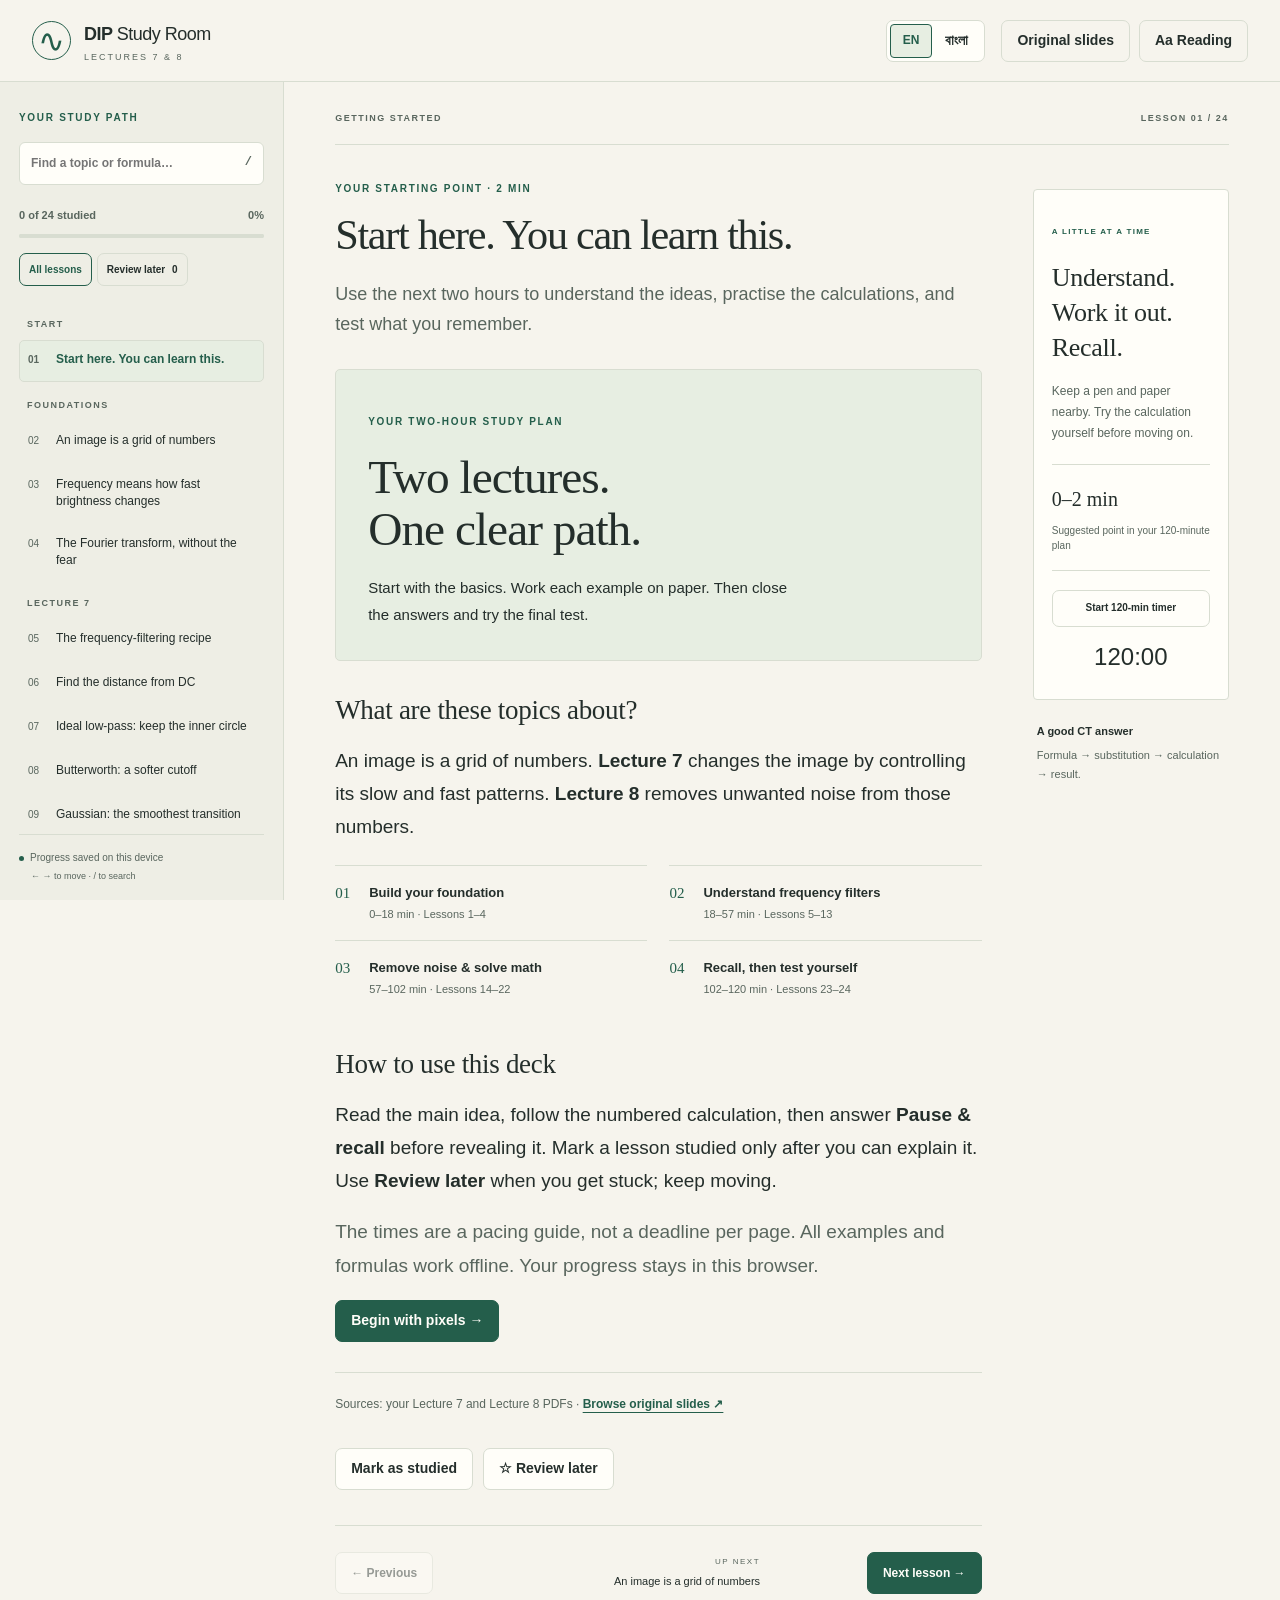
<file: index.html>
<!DOCTYPE html>
<html lang="en" data-theme="paper">
<head>
<meta charset="utf-8">
<meta name="viewport" content="width=device-width, initial-scale=1">
<meta name="theme-color" content="#f6f4ed">
<meta name="description" content="A beginner-friendly two-hour study path for Digital Image Processing: frequency filters, image restoration, worked calculations and a self-test.">
<title>DIP Study Room · Lectures 7 & 8</title>
<style>:root{--bg:#f6f4ed;--surface:#fffef9;--rail:#eeeee5;--text:#242e2b;--muted:#59665e;--border:#d8ddd1;--accent:#245e4b;--tint:#e7eee2;--example:#edf1e8;--warning:#766027;--warn-bg:#f4efdf;--plot:#aa6851;--size:19px;color-scheme:light}
[data-theme=light]{--bg:#f5f7f7;--surface:#fff;--rail:#edf1f1;--text:#202e2d;--muted:#526462;--border:#d5dfdd;--accent:#1c5c4c;--tint:#e4eee9;--example:#edf3f0;--warn-bg:#f5f0df}
[data-theme=dark]{--bg:#1c2422;--surface:#232e2a;--rail:#19211e;--text:#e4e9df;--muted:#b1bfb5;--border:#42554b;--accent:#acd4b9;--tint:#334c3f;--example:#29392f;--warning:#e2c98e;--warn-bg:#383425;--plot:#e5a48d;color-scheme:dark}
*{box-sizing:border-box}body{margin:0;background:var(--bg);color:var(--text);font:var(--size)/1.75 'Segoe UI',Arial,sans-serif}button,input,select{font:inherit}button,a,input,select,summary{-webkit-tap-highlight-color:transparent}button,select,summary{cursor:pointer}button{border:1px solid var(--border);border-radius:7px;background:var(--surface);color:var(--text);padding:9px 15px;line-height:1.4;font-size:14px;font-weight:600;min-height:42px}button:hover{border-color:var(--accent);background:var(--tint)}button:disabled{opacity:.45;cursor:default}button[aria-pressed=true]{background:var(--tint);border-color:var(--accent);color:var(--accent)}a{color:var(--accent);text-underline-offset:4px}a:hover{text-decoration-thickness:2px}:focus-visible{outline:3px solid var(--accent);outline-offset:4px}.primary{background:var(--accent);color:var(--surface);border-color:var(--accent)}.primary:hover{background:var(--accent);color:var(--surface);filter:brightness(1.08)}h1,h2,h3,p,figure{margin:0}p{margin:0 0 18px}h1{font:400 clamp(32px,3.3vw,49px)/1.13 Georgia,'Times New Roman',serif;letter-spacing:-1.3px;margin:15px 0 22px;max-width:780px}h2{font:400 27px/1.3 Georgia,serif;margin:32px 0 16px;letter-spacing:-.3px}h3{font-size:19px;line-height:1.4;margin:0 0 15px}.eyebrow{font-size:10px;letter-spacing:1.7px;font-weight:700;color:var(--accent);line-height:1.5}.muted,.small{color:var(--muted)}.small{font-size:13px}.sr-only{position:absolute;width:1px;height:1px;overflow:hidden;clip-path:inset(50%)}[hidden]{display:none!important}.skip{position:fixed;top:-60px;left:20px;padding:10px;background:var(--surface);z-index:100}.skip:focus{top:10px}.topbar{height:82px;position:fixed;inset:0 0 auto;z-index:30;border-bottom:1px solid var(--border);background:var(--bg);display:flex;justify-content:space-between;align-items:center;padding:0 32px}.brand{display:flex;align-items:center;gap:13px}.brand-mark{width:39px;height:39px;border:1px solid var(--accent);border-radius:50%;display:grid;place-items:center;color:var(--accent);font:32px Georgia}.brand strong{font-size:18px;font-weight:700;letter-spacing:-.5px}.brand strong span{font-weight:400}.brand small{display:block;font-size:9px;letter-spacing:2px;line-height:1.4;color:var(--muted)}.top-actions{display:flex;gap:9px}.top-actions button{background:transparent}.sidebar{position:fixed;top:82px;bottom:0;left:0;width:284px;background:var(--rail);border-right:1px solid var(--border);padding:28px 19px 0;display:flex;flex-direction:column;z-index:35}.sidebar-heading{display:flex;align-items:center;justify-content:space-between;margin-bottom:17px}.search{position:relative;display:block}.search input{width:100%;padding:10px 27px 10px 11px;font-size:12px;background:var(--surface);color:var(--text);border:1px solid var(--border);border-radius:6px;min-height:42px}.search kbd{position:absolute;right:12px;top:10px;font-size:12px;color:var(--muted)}.sidebar-progress{margin:21px 0 15px}.sidebar-progress>div{display:flex;justify-content:space-between;font-size:11px;color:var(--muted);font-weight:600}progress{width:100%;height:4px;display:block;margin-top:9px;border:0;border-radius:4px;background:var(--border);accent-color:var(--accent)}progress::-webkit-progress-bar{background:var(--border);border-radius:4px}progress::-webkit-progress-value{background:var(--accent);border-radius:4px}.nav-filters{display:flex;gap:5px;margin-bottom:15px}.nav-filters button{font-size:10px;padding:5px 9px;min-height:33px;background:transparent}.nav-filters span{margin-left:4px}.sidebar nav{overflow-y:auto;flex:1;scrollbar-width:thin;margin:0 -7px;padding:0 7px 22px}.nav-group{margin:16px 0 7px 8px;font-size:9px;font-weight:700;letter-spacing:1.5px;text-transform:uppercase;color:var(--muted)}.lesson-link{width:100%;border:1px solid transparent;display:flex;gap:11px;align-items:flex-start;padding:10px 8px;margin:2px 0;text-align:left;background:transparent;font-size:12px;font-weight:400;line-height:1.45;min-height:42px;border-radius:5px}.lesson-link .num{font-variant-numeric:tabular-nums;font-size:10px;padding-top:2px;color:var(--muted);flex-shrink:0;min-width:17px}.lesson-link[aria-current=page]{background:var(--tint);border-color:var(--border);color:var(--accent);font-weight:650}.lesson-link.done .num{color:var(--accent)}.lesson-link .flag{margin-left:auto;color:var(--accent)}.sidebar-footer{font-size:10px;border-top:1px solid var(--border);padding:14px 0 15px;color:var(--muted)}.sidebar-footer>span:last-child{display:block;margin-left:12px;font-size:9px;margin-top:3px}.status-dot{display:inline-block;width:5px;height:5px;border-radius:50%;background:var(--accent);margin-right:6px}#menu,#menu-close{display:none}#main{margin:82px 0 0 284px;padding:29px clamp(28px,4vw,70px) 60px}.reading-topline{max-width:1120px;border-bottom:1px solid var(--border);padding-bottom:17px;display:flex;justify-content:space-between;gap:15px;font-size:9px;letter-spacing:1.5px;font-weight:600;color:var(--muted)}.page-layout{display:grid;grid-template-columns:minmax(0,760px) 196px;gap:clamp(32px,4vw,60px);max-width:1120px;margin:36px auto 0}.lesson-heading{margin-bottom:29px}.lead{font-size:18px;line-height:1.65;color:var(--muted);max-width:680px}.study-aside{padding-top:8px}.session-card{border:1px solid var(--border);padding:21px 18px;border-radius:4px;background:var(--surface)}.session-card .eyebrow{font-size:8px;letter-spacing:1.3px}.session-card h2{font:400 26px/1.35 Georgia,serif;margin:16px 0}.session-card p{font-size:12px;line-height:1.75;color:var(--muted)}.time-block{padding:17px 0;border-top:1px solid var(--border);border-bottom:1px solid var(--border);margin:20px 0 17px}.time-block>span{font-size:20px;font-family:Georgia;display:block}.time-block small{font-size:10px;line-height:1.5;color:var(--muted);display:block;margin-top:6px}.timer-button{font-size:10px;width:100%;min-height:37px;padding:8px}.session-card output{display:block;font-size:24px;font-variant-numeric:tabular-nums;text-align:center;margin-top:9px}.text-button{border:0;background:transparent;font-size:11px;width:100%;min-height:28px}.mini-note{padding:22px 4px;font-size:11px;color:var(--muted)}.mini-note strong{font-size:11px;color:var(--text)}.mini-note p{margin:5px 0}.intro-banner{padding:32px;background:var(--tint);border:1px solid var(--border);border-radius:5px;margin-bottom:30px}.intro-banner>p{font:400 clamp(34px,3.7vw,50px)/1.1 Georgia,serif;letter-spacing:-1px;margin:16px 0 20px}.intro-banner>div{font-size:15px;max-width:440px}.route{display:grid;grid-template-columns:1fr 1fr;gap:0 22px;margin:21px 0 30px}.route>div{position:relative;padding:17px 0 17px 34px;border-top:1px solid var(--border)}.route b{position:absolute;left:0;font:15px Georgia;color:var(--accent);top:19px}.route strong,.route span{display:block;font-size:13px;line-height:1.5}.route span{font-size:11px;color:var(--muted);margin-top:4px}.formula{border:1px solid var(--border);background:var(--surface);border-radius:5px;padding:23px 24px;margin:22px 0;overflow:auto}.formula>div{font:22px/1.8 Cambria,'Times New Roman',serif;color:var(--accent);min-width:0}.formula p{font:13px/1.65 'Segoe UI',sans-serif;color:var(--muted);margin:13px 0 0}.math{font-family:Cambria,serif;font-size:1.12em;color:var(--accent)}sub,sup{font-size:.7em}.example{border:1px solid var(--border);border-left:3px solid var(--accent);background:var(--example);padding:25px 27px;margin:25px 0;border-radius:4px}.example h3{margin:9px 0 18px;font:400 24px/1.3 Georgia,serif}.example ol{margin:0 0 22px;padding-left:25px}.example li{padding-left:5px;margin-bottom:13px}.example li::marker{color:var(--accent);font-weight:700;font-size:14px}.result{font-size:15px;line-height:1.7;padding-top:17px;border-top:1px solid var(--border);color:var(--accent);font-weight:600;margin-bottom:0}.note{border-left:2px solid var(--warning);background:var(--warn-bg);padding:17px 20px;margin:24px 0;color:var(--text);font-size:15px}.note>strong{font-size:10px;text-transform:uppercase;letter-spacing:1px;color:var(--warning)}.note p{margin:7px 0 0}.recall{border-top:1px solid var(--border);padding-top:26px;margin:33px 0}.recall>p{margin:10px 0 16px;font-weight:600}.recall details{border:1px solid var(--border);border-radius:5px;background:var(--surface);font-size:16px}.recall summary{padding:11px 16px;font-size:13px;font-weight:600;color:var(--accent)}.recall details>div{padding:3px 16px 19px}.table-wrap{overflow:auto;border:1px solid var(--border);border-radius:5px;margin:24px 0}table{width:100%;border-collapse:collapse;font-size:15px;line-height:1.65}th,td{padding:15px 17px;border-bottom:1px solid var(--border);text-align:left;vertical-align:top}th{background:var(--tint);font-size:11px;letter-spacing:.4px;font-weight:650}tr:last-child td{border:0}td:first-child{font-weight:600;color:var(--accent)}.compare{display:grid;grid-template-columns:1fr 1fr;gap:18px;margin:25px 0}.compare section{padding:21px;border:1px solid var(--border);background:var(--surface);border-radius:4px}.compare p{font-size:16px;margin:15px 0 0}.swatch{height:65px;border-radius:2px;border:1px solid #999}.slow{background:linear-gradient(90deg,#222,#ddd)}.fast{background:repeating-linear-gradient(90deg,#222 0px,#222 10px,#ddd 10px,#ddd 20px)}.pixel-demo{display:flex;gap:4px;margin:24px 0}.pixel-demo div{flex:1;aspect-ratio:1.3;display:grid;place-items:center;background:rgb(var(--v),var(--v),var(--v));color:white;font-size:17px;border:1px solid #aaa}.pixel-demo div:nth-child(n+3){color:#222}.pipeline{display:flex;align-items:center;gap:8px;justify-content:space-between;padding:24px 0;flex-wrap:wrap}.pipeline span{font-size:13px;border:1px solid var(--border);padding:12px;background:var(--surface);border-radius:4px}.pipeline b{font-weight:400;color:var(--accent)}ol,ul{padding-left:24px}li{margin-bottom:12px}details{margin:18px 0}summary{color:var(--accent);font-size:15px;font-weight:600;padding:8px 0}.detail-body{padding:15px 0;font-size:16px}details p:last-child{margin-bottom:0}.decision{display:grid;gap:13px}.decision section{border:1px solid var(--border);padding:22px;background:var(--surface);border-radius:5px}.decision h3{font-family:Cambria,serif;font-size:23px;margin-top:14px}.decision p{font-size:16px;margin:0}.lab{padding:23px;border:1px solid var(--border);background:var(--surface);border-radius:5px;margin:25px 0}.lab-controls{display:flex;gap:16px;flex-wrap:wrap;margin-bottom:20px}label{font-size:12px;font-weight:600}select{display:block;background:var(--bg);color:var(--text);border:1px solid var(--border);border-radius:5px;min-height:42px;padding:8px;font-size:12px;max-width:100%}.range-label{flex:1;min-width:150px}input[type=range]{display:block;accent-color:var(--accent);width:100%;margin-top:15px}svg{display:block;width:100%;height:auto;overflow:visible}svg text{font-family:'Segoe UI',Arial,sans-serif;fill:var(--muted);font-size:12px}.lab figure{margin:21px 0}.lab figcaption{font-size:11px;color:var(--muted);margin-top:7px}.legend{margin-right:12px}.legend:before{content:'';display:inline-block;width:16px;height:2px;background:var(--muted);vertical-align:middle;margin-right:5px}.legend.filtered:before{background:var(--accent)}.segmented{display:flex;gap:9px;margin-bottom:24px}.matrix-layout{display:grid;grid-template-columns:minmax(210px,1fr) 1.1fr;gap:25px;margin:10px 0 24px;align-items:start}.matrix{display:grid;grid-template-columns:repeat(7,1fr);gap:2px;font-size:11px;font-variant-numeric:tabular-nums}.cell{aspect-ratio:1;display:grid;place-items:center;border:1px solid var(--border);border-radius:2px;background:var(--bg)}.cell.in-window{border:1px solid var(--accent);background:var(--tint);font-weight:600}.cell.centre{background:var(--accent);color:var(--surface);border:2px solid var(--accent);font-weight:700;outline:2px solid var(--surface);outline-offset:-4px}.matrix-layout p{font-size:13px;margin:8px 0}.matrix-layout h3{font-size:15px;margin-bottom:8px}.sorted-list{font-family:Consolas,monospace;font-size:12px;color:var(--accent);overflow-wrap:anywhere}#filter-results table{font-size:13px}#filter-results td{padding:12px 10px}.quiz-toolbar{display:flex;justify-content:space-between;align-items:center;gap:15px;padding:17px 0;border-block:1px solid var(--border);margin:26px 0;font-size:14px;color:var(--accent)}.quiz-toolbar button{font-size:11px}.quiz-card{margin:25px 0 34px;border-bottom:1px solid var(--border);padding-bottom:28px}.quiz-card h2{font:600 19px/1.65 'Segoe UI',Arial,sans-serif;margin:12px 0 18px;letter-spacing:0}.quiz-options{display:grid;gap:9px}.quiz-options button{text-align:left;font-size:15px;font-weight:400;padding:13px 16px}.quiz-options button:disabled{opacity:1;cursor:default}.quiz-options button.correct{border-color:var(--accent);background:var(--tint)}.quiz-options button.wrong{border-color:var(--warning);background:var(--warn-bg)}.quiz-feedback{font-size:15px;padding:17px 18px;background:var(--example);border-left:3px solid var(--accent);margin-top:17px}.quiz-feedback p{margin:0 0 12px}.quiz-feedback button{font-size:12px}#source-link{border-top:1px solid var(--border);padding-top:15px;font-size:12px;color:var(--muted);margin-top:30px}#source-link button{border:0;text-decoration:underline;text-underline-offset:4px;background:transparent;color:var(--accent);font-size:12px;padding:0;min-height:32px}.lesson-actions{display:flex;flex-wrap:wrap;gap:10px;margin:28px 0 35px}.lesson-footer{display:flex;gap:17px;justify-content:space-between;align-items:center;border-top:1px solid var(--border);padding-top:26px}.lesson-footer>div{flex:1;max-width:220px;text-align:right;line-height:1.5}.lesson-footer small{display:block;font-size:8px;letter-spacing:1.5px;color:var(--muted)}.lesson-footer span{display:block;font-size:11px;margin-top:5px}.lesson-footer button{font-size:12px;white-space:nowrap}dialog{color:var(--text);background:var(--surface);border:1px solid var(--border);border-radius:10px;padding:30px;max-width:530px;width:calc(100% - 32px);max-height:90dvh;overflow:auto;font-size:16px}dialog::backdrop{background:rgba(12,25,18,.5)}.dialog-header{display:flex;justify-content:space-between;align-items:start;gap:15px;margin-bottom:20px}.dialog-header h2{font-size:28px;margin:0}.dialog-header button{font-size:22px;padding:0;min-width:38px;min-height:38px;background:transparent}.theme-options{display:flex;gap:10px}.theme-options button{flex:1}fieldset{border:0;padding:0;margin:24px 0}legend{font-size:12px;font-weight:600;padding:0;margin-bottom:10px}#references{max-width:960px}#references h2{margin-top:6px}#references img{display:block;width:100%;height:auto;background:#fff;border:1px solid var(--border)}.reference-controls{display:flex;align-items:end;gap:16px;flex-wrap:wrap;margin:20px 0}.reference-controls a{font-size:13px;padding:9px}#reference-caption{font-size:12px;margin:10px 0;color:var(--muted)}.toast{position:fixed;bottom:22px;left:50%;transform:translateX(-50%);padding:11px 20px;background:var(--text);color:var(--bg);z-index:100;font-size:13px;border-radius:5px;display:none;max-width:90vw}.toast.show{display:block}.no-js{position:fixed;inset:100px 20px auto;padding:30px;background:var(--surface);z-index:100}
@media(min-width:1600px){#main{padding-left:80px;padding-right:80px}.page-layout,.reading-topline{margin-left:auto;margin-right:auto}}
@media(max-width:1200px){.page-layout{grid-template-columns:minmax(0,1fr)}.study-aside{display:none}.sidebar{width:258px}#main{margin-left:258px}.topbar{padding:0 24px}.reading-topline{max-width:760px;margin:auto}.page-layout{max-width:760px}h1{font-size:43px}}
@media(max-width:850px){#main{margin-left:0;padding:26px 25px 40px}.sidebar{transform:translateX(-100%);transition:transform .18s;top:0;width:min(310px,86vw);z-index:60;padding-top:24px}.sidebar.open{transform:translateX(0)}#menu,#menu-close{display:block}#menu-close{padding:0;min-width:32px;min-height:32px;font-size:23px;background:transparent}.topbar{padding:0 20px;height:72px}.brand strong{font-size:16px}.brand-mark{width:32px;height:32px;font-size:26px}.brand{gap:9px}.top-actions{gap:7px}.top-actions button{font-size:12px;padding:8px 11px}.top-actions button span{display:none}#main{margin-top:72px}.page-layout{margin-top:29px}#shade{position:fixed;inset:0;background:rgba(12,25,18,.45);z-index:50}.sidebar-footer{padding-bottom:20px}.lead{font-size:17px}}
@media(max-width:520px){:root{--size:18px}.topbar{padding:0 14px}.brand strong span{display:block;font-size:13px;line-height:1.2}.brand small{display:none}.brand strong{line-height:1.2;font-size:14px}.top-actions button{font-size:11px;min-height:38px;padding:7px 9px}.top-actions{gap:5px}#main{padding:21px 18px 36px}.reading-topline{font-size:8px;letter-spacing:1px;padding-bottom:15px}h1{font-size:35px;letter-spacing:-.8px;margin-top:12px}.lesson-heading{margin-bottom:25px}.lead{font-size:16px}.intro-banner{padding:25px}.intro-banner>p{font-size:40px}.route{grid-template-columns:1fr}.route strong{font-size:14px}.route span{font-size:12px}.compare{grid-template-columns:1fr}.example{padding:21px 20px}.formula{padding:18px}.formula>div{font-size:21px}.formula p{font-size:12px}h2{font-size:25px}.note{padding:16px;font-size:14px}.lab{padding:16px}.matrix-layout{grid-template-columns:1fr;gap:14px}.matrix{font-size:13px;max-width:330px}.matrix-layout>div:first-child{width:100%}td,th{padding:12px 13px}table{font-size:13px}.lesson-footer>div{display:none}.lesson-footer button{padding:10px 13px}.quiz-toolbar{align-items:flex-start;font-size:12px}.quiz-toolbar button{max-width:145px}.quiz-card h2{font-size:17px}.quiz-options button{font-size:14px}dialog{padding:22px}.dialog-header h2{font-size:25px}.reference-controls{gap:10px}.reference-controls select{font-size:11px}.pixel-demo div{font-size:14px}.formula sup,.formula sub{font-size:.65em}.pipeline{gap:6px}.pipeline span{padding:9px;font-size:11px}}
@media(prefers-reduced-motion:reduce){*{scroll-behavior:auto!important;transition:none!important}}
#lesson{min-width:0;overflow-wrap:anywhere}.matrix-layout>div{min-width:0;max-width:100%}.matrix{width:100%;min-width:0;grid-template-columns:repeat(7,minmax(0,1fr))}.cell{min-width:0}.language-switch{display:flex;margin-left:auto;margin-right:16px;border:1px solid var(--border);border-radius:7px;padding:3px;background:var(--surface)}.language-switch button{border:1px solid transparent;min-height:34px;padding:6px 12px;font-size:12px;border-radius:4px;font-family:'Segoe UI','Nirmala UI','Noto Sans Bengali',sans-serif}.language-switch button[lang=bn]{font-size:14px}.language-switch button[aria-pressed=true]{border-color:var(--accent)}
html:lang(bn) body{font-family:'Nirmala UI','Noto Sans Bengali','Hind Siliguri','Segoe UI',sans-serif;line-height:1.9}html:lang(bn) h1,html:lang(bn) h2,html:lang(bn) h3,html:lang(bn) .intro-banner>p{font-family:'Nirmala UI','Noto Sans Bengali','Hind Siliguri','Segoe UI',sans-serif;letter-spacing:0;line-height:1.45;font-weight:600}html:lang(bn) h1{font-size:clamp(30px,3.2vw,44px)}html:lang(bn) .intro-banner>p{font-size:clamp(30px,3.3vw,44px)}html:lang(bn) .eyebrow,html:lang(bn) .nav-group,html:lang(bn) .reading-topline{letter-spacing:0;font-size:11px;line-height:1.7}html:lang(bn) .lesson-link{font-size:13px;line-height:1.7}html:lang(bn) .formula>div{font-family:Cambria,'Nirmala UI','Noto Sans Bengali',serif}html:lang(bn) .formula p,html:lang(bn) .quiz-card h2{font-family:'Nirmala UI','Noto Sans Bengali','Segoe UI',sans-serif}html:lang(bn) .formula p{line-height:1.9}html:lang(bn) .top-actions button{font-size:13px}html:lang(bn) .session-card h2{font-size:24px}html:lang(bn) .sidebar-footer{font-size:11px}html:lang(bn) .nav-filters button{font-size:11px}html:lang(bn) .route strong{font-size:14px}html:lang(bn) .lesson-footer span{font-size:12px}html:lang(bn) .lesson-footer small{letter-spacing:0;font-size:10px}
.image-lab{display:grid;grid-template-columns:repeat(3,minmax(0,1fr));gap:16px;margin:24px 0}.image-lab canvas{width:100%;height:auto;display:block;border:1px solid var(--border);border-radius:3px;image-rendering:pixelated}.image-lab figcaption{font-size:11px;line-height:1.5;color:var(--muted);margin-top:8px}#mobile-session .session-card{margin:20px 0;padding:16px}#mobile-session .session-card>h2,#mobile-session .session-card>p,#mobile-session .session-card>.eyebrow{display:none}#mobile-session .time-block{margin:0 0 12px;border-top:0;padding-top:0}#mobile-session .session-card output{margin:4px 0}#mobile-session .timer-button{font-size:13px}.sidebar{transition:none}
@media(max-width:620px){.topbar{display:grid;grid-template-columns:1fr auto;grid-template-rows:38px 36px;gap:7px;height:111px;padding:12px 16px}.language-switch{margin:0;justify-self:end;padding:2px}.language-switch button{padding:4px 10px;min-height:29px}.top-actions{grid-column:1/-1;justify-content:flex-end;gap:7px}.top-actions button,html:lang(bn) .top-actions button{min-height:34px;padding:5px 11px;font-size:12px}#main{margin-top:111px}html:lang(bn) .reading-topline{font-size:10px}html:lang(bn) .lead{line-height:1.9}html:lang(bn) .lesson-actions{gap:8px}html:lang(bn) .lesson-actions button{font-size:13px;padding:8px 11px}}
@media(max-width:520px){.matrix-layout{grid-template-columns:minmax(0,1fr)}}
@media(max-width:520px){.image-lab{gap:8px}.image-lab figcaption{font-size:10px}}
@media print{.topbar,.sidebar,.study-aside,.lesson-actions,.lesson-footer,.quiz-toolbar,dialog,.toast{display:none!important}#main{margin:0;padding:0}body{background:white;color:black;font-size:12pt}.page-layout{display:block;max-width:none}.example,.formula,.recall{break-inside:avoid}.reading-topline{display:none}}
</style>
</head>
<body>
<a class="skip" href="#lesson-title">Skip to lesson</a>
<header class="topbar"><div class="brand"><span class="brand-mark" aria-hidden="true">∿</span><div><strong>DIP <span>Study Room</span></strong><small>LECTURES 7 & 8</small></div></div><div class="language-switch" role="group" aria-label="Language / ভাষা"><button id="language-en" lang="en" aria-pressed="true">EN</button><button id="language-bn" lang="bn" aria-pressed="false">বাংলা</button></div><div class="top-actions"><button id="menu" aria-label="Open lesson navigation" aria-expanded="false" aria-controls="sidebar">☰ <span>Lessons</span></button><button id="reference-open">Original slides</button><button id="settings-open" aria-label="Reading settings" aria-controls="settings" aria-expanded="false">Aa <span>Reading</span></button></div></header>
<div id="shade" hidden></div>
<aside class="sidebar" id="sidebar" aria-label="Study navigation"><div class="sidebar-heading"><span class="eyebrow">YOUR STUDY PATH</span><button id="menu-close" aria-label="Close lesson navigation">×</button></div><label class="search"><span class="sr-only">Find a lesson</span><input id="search" type="search" placeholder="Find a topic or formula…" autocomplete="off"><kbd>/</kbd></label><div class="sidebar-progress"><div><span id="progress-label">0 of 24 studied</span><span id="progress-percent">0%</span></div><progress id="progress" max="24" value="0">0%</progress></div><div class="nav-filters"><button id="all-lessons" aria-pressed="true">All lessons</button><button id="review-filter" aria-pressed="false">Review later <span id="review-count">0</span></button></div><nav id="lesson-nav" aria-label="Lessons"></nav><p id="no-results" hidden>No matching lessons. Try another term.</p><div class="sidebar-footer"><span class="status-dot"></span>Progress saved on this device<span>← → to move · / to search</span></div></aside>
<main id="main"><div class="reading-topline"><span id="chapter-label">GETTING STARTED</span><span id="position">LESSON 01 / 24</span></div><div class="page-layout"><article id="lesson"><div class="lesson-heading"><div id="lesson-meta" class="eyebrow"></div><h1 id="lesson-title" tabindex="-1"></h1><p id="lesson-goal" class="lead"></p></div><div id="lesson-body"></div><div id="source-link"></div><div class="lesson-actions"><button id="complete" aria-pressed="false">Mark as studied</button><button id="review" aria-pressed="false">☆ Review later</button></div><footer class="lesson-footer"><button id="previous">← Previous</button><div><small>UP NEXT</small><span id="next-title"></span></div><button id="next" class="primary">Next lesson →</button></footer></article><aside class="study-aside" aria-label="Study session"><div class="session-card"><span class="eyebrow">A LITTLE AT A TIME</span><h2>Understand.<br>Work it out.<br>Recall.</h2><p>Keep a pen and paper nearby. Try the calculation yourself before moving on.</p><div class="time-block"><span id="time-range"></span><small>Suggested point in your 120-minute plan</small></div><button id="timer-toggle" class="timer-button">Start 120-min timer</button><output id="timer-display" aria-label="Study time remaining">120:00</output><button id="timer-reset" class="text-button" hidden>Reset timer</button></div><div class="mini-note"><strong>A good CT answer</strong><p>Formula → substitution → calculation → result.</p></div></aside></div></main>
<dialog id="settings"><div class="dialog-header"><h2>Make yourself comfortable</h2><button data-close="settings" aria-label="Close reading settings">×</button></div><p>Choose the page colour and text size that feel comfortable to you.</p><fieldset><legend>Page colour</legend><div class="theme-options"><button data-theme-choice="paper">Paper</button><button data-theme-choice="light">Light</button><button data-theme-choice="dark">Dark</button></div></fieldset><fieldset><legend>Text size</legend><div class="theme-options"><button data-size="17">Small</button><button data-size="19">Default</button><button data-size="21">Large</button></div></fieldset><div id="mobile-session"></div><p class="small muted">Short breaks help: look away from the screen briefly between topics.</p></dialog>
<dialog id="references"><div class="dialog-header"><div><span class="eyebrow">YOUR SOURCE MATERIAL</span><h2>Original lecture slides</h2></div><button data-close="references" aria-label="Close original slides">×</button></div><p>Use these to compare diagrams and your lecturer’s notation. The study lessons follow the topics in both PDFs.</p><div class="reference-controls"><label>Lecture<select id="reference-lecture"><option value="7">7 · Frequency filtering (66 pages)</option><option value="8">8 · Image restoration (46 pages)</option></select></label><label>Page<select id="reference-page" aria-label="Original slide page"></select></label><a id="pdf-link" target="_blank" rel="noopener">Open PDF ↗</a></div><figure><img id="reference-image" alt="" width="1120" height="800"><figcaption id="reference-caption"></figcaption></figure><div class="reference-controls"><button id="reference-prev">← Previous page</button><button id="reference-next">Next page →</button></div><details><summary>Technical checks & further reading</summary><p>The lessons use the supplied lecture images. Additional definitions were checked against <a href="https://docs.opencv.org/4.13.0/d8/d01/tutorial_discrete_fourier_transform.html" target="_blank" rel="noopener">OpenCV’s DFT tutorial</a>, <a href="https://docs.scipy.org/doc/scipy/reference/generated/scipy.fft.fftshift.html" target="_blank" rel="noopener">SciPy’s fftshift documentation</a>, and <a href="https://docs.scipy.org/doc/scipy/reference/generated/scipy.ndimage.median_filter.html" target="_blank" rel="noopener">SciPy’s median-filter documentation</a>.</p></details></dialog>
<div class="toast" id="toast" role="status" aria-live="polite"></div>
<noscript><p class="no-js">JavaScript is needed for this study deck. Please enable it to open the lessons.</p></noscript>
<script>const CONTENT = {en:{lessons:[{"id": 1, "title": "Start here. You can learn this.", "group": "Start", "minutes": 2, "goal": "Use the next two hours to understand the ideas, practise the calculations, and test what you remember.", "body": "<div class=\"intro-banner\"><span class=\"eyebrow\">YOUR TWO-HOUR STUDY PLAN<\/span><p>Two lectures.<br>One clear path.<\/p><div>Start with the basics. Work each example on paper. Then close the answers and try the final test.<\/div><\/div>\n    <h2>What are these topics about?<\/h2><p>An image is a grid of numbers. <strong>Lecture 7<\/strong> changes the image by controlling its slow and fast patterns. <strong>Lecture 8<\/strong> removes unwanted noise from those numbers.<\/p>\n    <div class=\"route\"><div><b>01<\/b><strong>Build your foundation<\/strong><span>0–18 min · Lessons 1–4<\/span><\/div><div><b>02<\/b><strong>Understand frequency filters<\/strong><span>18–57 min · Lessons 5–13<\/span><\/div><div><b>03<\/b><strong>Remove noise & solve math<\/strong><span>57–102 min · Lessons 14–22<\/span><\/div><div><b>04<\/b><strong>Recall, then test yourself<\/strong><span>102–120 min · Lessons 23–24<\/span><\/div><\/div>\n    <h2>How to use this deck<\/h2><p>Read the main idea, follow the numbered calculation, then answer <strong>Pause & recall<\/strong> before revealing it. Mark a lesson studied only after you can explain it. Use <strong>Review later<\/strong> when you get stuck; keep moving.<\/p><p class=\"muted\">The times are a pacing guide, not a deadline per page. All examples and formulas work offline. Your progress stays in this browser.<\/p><button class=\"primary\" data-go=\"2\">Begin with pixels <span aria-hidden=\"true\">→<\/span><\/button>", "pages": null}, {"id": 2, "title": "An image is a grid of numbers", "group": "Foundations", "minutes": 5, "goal": "Understand pixels, intensity, coordinates, and a 3 × 3 neighbourhood.", "body": "<p>A grayscale image stores one brightness number per pixel. In an <strong>8-bit image<\/strong>, 0 means black, 255 means white, and values between them are shades of gray.<\/p><div class=\"pixel-demo\"><div style=\"--v:0\">0<\/div><div style=\"--v:64\">64<\/div><div style=\"--v:128\">128<\/div><div style=\"--v:192\">192<\/div><div style=\"--v:255\">255<\/div><\/div><p>We write an image as <span class=\"math\">f(x,y)<\/span>: the number at position (x,y). Here x means column and y means row, counted from zero.<\/p><h2>What does a filter do?<\/h2><p>A spatial filter takes a small window around a pixel, calculates a new value, and writes that value at the window’s centre in a <strong>separate output image<\/strong>. Then it moves to the next pixel.<\/p><section class=\"example\"><div class=\"eyebrow\">WORKED EXAMPLE<\/div><h3>Replace the centre of a 3 × 3 window<\/h3><ol><li>The window contains [10, 10, 10; 10, <strong>100<\/strong>, 10; 10, 10, 10]. There are 9 values.<\/li><li>An averaging filter adds all of them: 8 × 10 + 100 = 180.<\/li><li>Divide by 9: 180 / 9 = 20. Write 20 at the centre of the output.<\/li><\/ol><div class=\"result\">Centre pixel: 100 → 20. One bright spike is reduced, but averaging can also blur real detail.<\/div><\/section><aside class=\"note\"><strong>CT pitfall<\/strong><p>A 3 × 3 filter does not replace the whole window with one value. It produces one output pixel per window. At image borders, state a padding rule if a question asks for the full output.<\/p><\/aside><section class=\"recall\"><div class=\"eyebrow\">PAUSE & RECALL<\/div><p>How many values are used by a 5 × 5 filter? Which output pixel is calculated?<\/p><details><summary>Check your answer<\/summary><div>25 values. Their calculation gives the output value at the centre of that window.<\/div><\/details><\/section>", "pages": null}, {"id": 3, "title": "Frequency means how fast brightness changes", "group": "Foundations", "minutes": 5, "goal": "Connect slow patterns to low frequencies and edges to high frequencies.", "body": "<p><strong>Spatial domain<\/strong> means looking at pixel values and positions. <strong>Frequency domain<\/strong> means looking at the patterns that make up those pixels.<\/p>\n    <div class=\"compare\"><section><h3>Low frequency<\/h3><div class=\"swatch slow\"><\/div><p>Brightness changes slowly across space. Think: a smooth sky, background shading, or broad shapes.<\/p><\/section><section><h3>High frequency<\/h3><div class=\"swatch fast\"><\/div><p>Brightness changes quickly. Think: edges, fine text, tiny details, or some kinds of noise.<\/p><\/section><\/div>\n    <p>Fourier’s idea: build a complicated signal by adding simple waves of different frequencies, strengths, and positions.<\/p><section class=\"example\"><div class=\"eyebrow\">WORKED EXAMPLE<\/div><h3>Read two short pixel rows<\/h3><ol><li>[50, 51, 52, 53, 54] changes by only 1 at a time → mostly slow variation.<\/li><li>[0, 255, 0, 255, 0] changes sharply at every step → strong high-frequency variation.<\/li><li>A constant row [50, 50, 50, 50] has only a zero-frequency component, called <strong>DC<\/strong>.<\/li><\/ol><div class=\"result\">Low-pass keeps slow changes → smoothing. High-pass keeps fast changes → edges.<\/div><\/section><aside class=\"note\"><strong>CT pitfall<\/strong><p>High frequency does not mean “bright.” A bright constant image is DC. Also, useful edges and unwanted noise can both contain high frequencies.<\/p><\/aside><section class=\"recall\"><div class=\"eyebrow\">PAUSE & RECALL<\/div><p>If you remove high frequencies from printed text, what happens?<\/p><details><summary>Check your answer<\/summary><div>The sharp character boundaries become softer. Small details can disappear: this is low-pass smoothing.<\/div><\/details><\/section>", "pages": [7, 4]}, {"id": 4, "title": "The Fourier transform, without the fear", "group": "Foundations", "minutes": 6, "goal": "Know what F(u,v) means and calculate one tiny DFT by hand.", "body": "<p>The <strong>Discrete Fourier Transform (DFT)<\/strong> converts a finite list or image into frequency coefficients. A coefficient tells us how strongly a particular wave is present. It can be complex: <span class=\"math\">j² = −1<\/span>.<\/p><div class=\"formula\"><div>F(k) = ∑<sub>x=0<\/sub><sup>N−1<\/sup> f(x)e<sup>−j2πkx/N<\/sup><\/div><p>1D DFT: N = number of samples, x = sample position, k = frequency index. ∑ means “add over all x.”<\/p><\/div><section class=\"example\"><div class=\"eyebrow\">WORKED EXAMPLE<\/div><h3>Two pixels: f = [10, 20]<\/h3><ol><li>For k = 0: every exponential is 1. F(0) = 10 + 20 = <strong>30<\/strong> (the DC sum).<\/li><li>For k = 1: e⁰ = 1 and e<sup>−jπ<\/sup> = −1. F(1) = 10 − 20 = <strong>−10<\/strong>.<\/li><li>Inverse: f(0) = (30 − 10)/2 = 10; f(1) = (30 + 10)/2 = 20.<\/li><\/ol><div class=\"result\">A transform changes the representation. The inverse recovers the original samples.<\/div><\/section><h2>Now extend it to an image<\/h2><div class=\"formula\"><div>F(u,v) = ∑<sub>x=0<\/sub><sup>M−1<\/sup> ∑<sub>y=0<\/sub><sup>N−1<\/sup> f(x,y)e<sup>−j2π(ux/M + vy/N)<\/sup><\/div><p>M,N = image dimensions in this summation convention. u,v index frequencies along the corresponding axes.<\/p><\/div><div class=\"formula\"><div>f(x,y) = (1/MN) ∑<sub>u=0<\/sub><sup>M−1<\/sup> ∑<sub>v=0<\/sub><sup>N−1<\/sup> F(u,v)e<sup>+j2π(ux/M + vy/N)<\/sup><\/div><p>Inverse DFT: the sign changes to + and we divide by MN.<\/p><\/div><p><strong>Magnitude<\/strong> |F| gives strength; <strong>phase<\/strong> gives relative alignment and carries important structure. A displayed spectrum often uses log(1 + |F|) so weak details become visible.<\/p><section class=\"recall\"><div class=\"eyebrow\">PAUSE & RECALL<\/div><p>What is F(0,0) for a 2 × 2 image [1,2;3,4]?<\/p><details><summary>Check your answer<\/summary><div>1 + 2 + 3 + 4 = 10. With this unnormalised forward DFT, DC is the sum; average intensity is 10/4 = 2.5.<\/div><\/details><\/section>", "pages": [7, 7]}, {"id": 5, "title": "The frequency-filtering recipe", "group": "Lecture 7", "minutes": 5, "goal": "Explain the processing steps and why multiplication replaces convolution.", "body": "<p>A frequency filter is a grid of weights <span class=\"math\">H(u,v)<\/span>. Multiply each Fourier coefficient by its matching weight: 1 keeps it, 0 removes it, and 0.5 halves its amplitude.<\/p><div class=\"pipeline\"><span>Image f<\/span><b>→<\/b><span>DFT: F<\/span><b>→<\/b><span>G = HF<\/span><b>→<\/b><span>Inverse DFT: g<\/span><\/div><div class=\"formula\"><div>g = f ∗ h &nbsp; ↔ &nbsp; G = F · H<\/div><p>Convolution theorem: ∗ is spatial convolution; · is pointwise frequency multiplication. h is the spatial filter, H its transform.<\/p><\/div><h2>Write these steps in a theory answer<\/h2><ol class=\"steps\"><li><strong>Prepare:<\/strong> pad the image if needed to reduce circular wraparound. A common choice is P = 2M, Q = 2N.<\/li><li><strong>Centre:<\/strong> multiply the padded image by (−1)<sup>x+y<\/sup>.<\/li><li><strong>Transform:<\/strong> compute the 2D DFT F.<\/li><li><strong>Filter:<\/strong> form G(u,v) = H(u,v)F(u,v), with H centred the same way.<\/li><li><strong>Invert:<\/strong> take the inverse DFT; use its real part (tiny imaginary errors can occur).<\/li><li><strong>Undo centring:<\/strong> multiply by (−1)<sup>x+y<\/sup> again and crop to the original size.<\/li><\/ol><section class=\"example\"><div class=\"eyebrow\">WORKED EXAMPLE<\/div><h3>One coefficient, one multiplication<\/h3><ol><li>Suppose F(u,v) = 80 and H(u,v) = 0.25.<\/li><li>Then G(u,v) = 80 × 0.25 = 20. Other coefficients are processed separately.<\/li><\/ol><div class=\"result\">That frequency’s amplitude is reduced to one quarter.<\/div><\/section><aside class=\"note\"><strong>CT pitfall<\/strong><p>The checkerboard centring method assumes even transform dimensions for an exact half-grid shift. fftshift is another way to rearrange the spectrum; keep the inverse shift consistent. Do not apply two centring methods together.<\/p><\/aside><section class=\"recall\"><div class=\"eyebrow\">PAUSE & RECALL<\/div><p>Why can filtering be convenient in the frequency domain?<\/p><details><summary>Check your answer<\/summary><div>Convolution in space becomes pointwise multiplication in frequency. You can directly select which frequency components to keep.<\/div><\/details><\/section>", "pages": [7, 15]}, {"id": 6, "title": "Find the distance from DC", "group": "Lecture 7", "minutes": 3, "goal": "Calculate D(u,v), the input used by circular frequency filters.", "body": "<p>After centring, the middle of the spectrum is DC. Frequencies farther away represent faster spatial changes. A circular filter uses distance from that centre.<\/p><div class=\"formula\"><div>D(u,v) = √[(u − P/2)² + (v − Q/2)²]<\/div><p>P,Q are the transform dimensions. D₀ is a chosen cutoff distance, not the DC value.<\/p><\/div><section class=\"example\"><div class=\"eyebrow\">WORKED EXAMPLE<\/div><h3>A centred 8 × 8 spectrum; point (1,0)<\/h3><ol><li>The centre is (4,4). The offsets are 1 − 4 = −3 and 0 − 4 = −4.<\/li><li>Square, add, then take the square root: D = √[(−3)² + (−4)²] = √25 = 5.<\/li><\/ol><div class=\"result\">At (1,0), D = 5. Compare that distance with D₀ to get the filter weight.<\/div><\/section><section class=\"recall\"><div class=\"eyebrow\">PAUSE & RECALL<\/div><p>In an 8 × 8 centred spectrum, what is D(4,4)? What does it represent?<\/p><details><summary>Check your answer<\/summary><div>D = 0. This is the DC location.<\/div><\/details><\/section>", "pages": [7, 21]}, {"id": 7, "title": "Ideal low-pass: keep the inner circle", "group": "Lecture 7", "minutes": 5, "goal": "Use an ideal LPF and explain smoothing and ringing.", "body": "<p>A <strong>low-pass filter (LPF)<\/strong> keeps low frequencies and suppresses high frequencies. The ideal version acts like a hard gate: inside the cutoff circle is kept; outside is removed.<\/p><div class=\"formula\"><div>H<sub>ILP<\/sub>(D) = 1 if D ≤ D₀; &nbsp; 0 if D > D₀<\/div><p>D = distance from DC; D₀ = cutoff radius. The gain H is a multiplier, not an intensity.<\/p><\/div><section class=\"example\"><div class=\"eyebrow\">WORKED EXAMPLE<\/div><h3>D₀ = 10; filter three coefficients<\/h3><ol><li>At D = 4: H = 1 → F = 80 becomes G = 80.<\/li><li>At D = 10: H = 1 under the stated ≤ convention.<\/li><li>At D = 15: H = 0 → F = 80 becomes G = 0.<\/li><\/ol><div class=\"result\">A smaller D₀ removes more frequencies → stronger blur.<\/div><\/section><h2>Why do halos appear?<\/h2><p>The abrupt frequency cutoff corresponds to an oscillating spatial response. Around a sharp edge, it can create alternating bright and dark ripples: <strong>ringing<\/strong>. A gentler frequency transition reduces this problem.<\/p><section class=\"recall\"><div class=\"eyebrow\">PAUSE & RECALL<\/div><p>If D₀ increases, will an ideal LPF usually blur more or less?<\/p><details><summary>Check your answer<\/summary><div>Less: a larger pass region retains more high-frequency detail. The ideal cutoff can still cause ringing.<\/div><\/details><\/section>", "pages": [7, 20]}, {"id": 8, "title": "Butterworth: a softer cutoff", "group": "Lecture 7", "minutes": 5, "goal": "Substitute D, D₀, and order n into the Butterworth formula.", "body": "<div class=\"formula\"><div>H<sub>BLP<\/sub>(D) = 1 / [1 + (D/D₀)<sup>2n<\/sup>]<\/div><p>n is a positive integer order. Larger n gives a steeper transition, more like an ideal filter.<\/p><\/div><section class=\"example\"><div class=\"eyebrow\">WORKED EXAMPLE<\/div><h3>D₀ = 10 and n = 2<\/h3><ol><li>At D = 0: H = 1/(1+0) = <strong>1<\/strong>.<\/li><li>At D = 10: D/D₀ = 1, so H = 1/(1+1⁴) = <strong>0.5<\/strong>.<\/li><li>At D = 20: D/D₀ = 2, so H = 1/(1+2⁴) = 1/17 ≈ <strong>0.0588<\/strong>.<\/li><\/ol><div class=\"result\">At D = D₀, Butterworth gain is always 0.5, independent of order.<\/div><\/section><p>A low-order Butterworth filter is smoother than an ideal filter. Increasing the order sharpens the cutoff and can increase ringing.<\/p><aside class=\"note\"><strong>CT pitfall<\/strong><p>H = 0.5 means half <em>amplitude<\/em>. Power is proportional to amplitude squared, so the power fraction is 0.25. Do not call H = 0.5 “half-power.”<\/p><\/aside><section class=\"recall\"><div class=\"eyebrow\">PAUSE & RECALL<\/div><p>For n = 1, D = 2D₀, what is H?<\/p><details><summary>Check your answer<\/summary><div>1/(1 + 2²) = 1/5 = 0.2. Write the ratio before raising it to 2n.<\/div><\/details><\/section>", "pages": [7, 28]}, {"id": 9, "title": "Gaussian: the smoothest transition", "group": "Lecture 7", "minutes": 5, "goal": "Calculate Gaussian gain and compare the three low-pass families.", "body": "<div class=\"formula\"><div>H<sub>GLP<\/sub>(D) = e<sup>−D²/(2D₀²)<\/sup><\/div><p>e ≈ 2.718. D₀ controls the spread. The response changes smoothly rather than switching off.<\/p><\/div><section class=\"example\"><div class=\"eyebrow\">WORKED EXAMPLE<\/div><h3>D₀ = 10<\/h3><ol><li>At D = 0: exponent = 0 → H = e⁰ = <strong>1<\/strong>.<\/li><li>At D = 10: exponent = −100/200 = −0.5 → H ≈ <strong>0.6065<\/strong>.<\/li><li>At D = 20: exponent = −400/200 = −2 → H ≈ <strong>0.1353<\/strong>.<\/li><\/ol><div class=\"result\">An ideal Gaussian response has no oscillating spatial lobes, so it avoids cutoff-induced ringing.<\/div><\/section><div class=\"table-wrap\"><table><thead><tr><th scope=\"col\">LPF<\/th><th scope=\"col\">Transition<\/th><th scope=\"col\">At D₀<\/th><th scope=\"col\">Remember<\/th><\/tr><\/thead><tbody><tr><td>Ideal<\/td><td>Abrupt<\/td><td>1 (≤ convention)<\/td><td>Hard cutoff; ringing<\/td><\/tr><tr><td>Butterworth<\/td><td>Order-controlled<\/td><td>0.5<\/td><td>Higher n → steeper<\/td><\/tr><tr><td>Gaussian<\/td><td>Very smooth<\/td><td>≈ 0.607<\/td><td>No cutoff-induced ringing<\/td><\/tr><\/tbody><\/table><\/div><aside class=\"note\"><strong>CT pitfall<\/strong><p>At the same D₀, these filters do not have identical gains. Do not substitute the Butterworth cutoff value into the Gaussian formula.<\/p><\/aside><section class=\"recall\"><div class=\"eyebrow\">PAUSE & RECALL<\/div><p>What happens to Gaussian gain at a fixed D if you decrease D₀?<\/p><details><summary>Check your answer<\/summary><div>The negative exponent has larger magnitude, so H decreases. More frequencies are attenuated; the image becomes smoother.<\/div><\/details><\/section>", "pages": [7, 32]}, {"id": 10, "title": "See what a filter actually keeps", "group": "Lecture 7", "minutes": 4, "goal": "Move the cutoff and connect the response curve to an actual filtered signal.", "body": "<p>This small signal contains a slow wave (frequency 2) and a fast wave (frequency 12). The curves below are computed from those components and the selected filter gains.<\/p>\n    <section class=\"lab\"><div class=\"lab-controls\"><label>Filter family<select id=\"family\"><option value=\"ideal\">Ideal<\/option><option value=\"butter\">Butterworth (n = 2)<\/option><option value=\"gaussian\" selected>Gaussian<\/option><\/select><\/label><label>Pass type<select id=\"pass\"><option value=\"low\">Low-pass<\/option><option value=\"high\">High-pass<\/option><\/select><\/label><label class=\"range-label\">Cutoff D₀: <output id=\"cutoff-value\">6<\/output><input id=\"cutoff\" type=\"range\" min=\"1\" max=\"20\" value=\"6\"><\/label><\/div><figure><svg id=\"response-plot\" viewBox=\"0 0 660 220\" role=\"img\" aria-label=\"Filter gain versus distance from DC\"><\/svg><figcaption>Filter response · horizontal: distance D · vertical: gain H<\/figcaption><\/figure><figure><svg id=\"signal-plot\" viewBox=\"0 0 660 180\" role=\"img\" aria-label=\"Input and filtered signal\"><\/svg><figcaption><span class=\"legend original\">Original<\/span><span class=\"legend filtered\">Filtered<\/span> · horizontal: sample position · vertical: brightness<\/figcaption><\/figure><p id=\"gain-readout\" class=\"result\" aria-live=\"polite\"><\/p><\/section>\n    <div class=\"image-lab\"><figure><canvas id=\"frequency-original\" width=\"128\" height=\"128\" role=\"img\" aria-label=\"Synthetic image with slow vertical bands and fine horizontal stripes\"><\/canvas><figcaption>Original image<\/figcaption><\/figure><figure><canvas id=\"frequency-mask\" width=\"128\" height=\"128\" role=\"img\" aria-label=\"Centred two-dimensional filter gain mask\"><\/canvas><figcaption>Filter mask H · white = keep<\/figcaption><\/figure><figure><canvas id=\"frequency-output\" width=\"128\" height=\"128\" role=\"img\" aria-label=\"Image after the chosen frequency filter\"><\/canvas><figcaption>Filtered image<\/figcaption><\/figure><\/div><p class=\"small muted\">The synthetic image adds a slow frequency-2 wave across columns and a fast frequency-12 wave across rows. The filter scales both components by their exact gains. High-pass output is displayed with 128 added for visibility.<\/p>\n    <h2>Try this sequence<\/h2><ol><li>Use Gaussian low-pass at D₀ = 3. The fine horizontal stripes fade.<\/li><li>Raise D₀ to 20. More of the fast stripes survive.<\/li><li>Switch to high-pass. The broad, slow bands fade instead.<\/li><\/ol><aside class=\"note\"><strong>CT pitfall<\/strong><p>Read the mask as gain: white = 1 (keep), black = 0 (remove). The mask is centred, but the spatial image is not a map of frequencies. These sinusoidal examples demonstrate attenuation; sharp-edge ringing needs an edge-containing input.<\/p><\/aside><section class=\"recall\"><div class=\"eyebrow\">PAUSE & RECALL<\/div><p>At a frequency where low-pass gain is 0.2, what is complementary high-pass gain?<\/p><details><summary>Check your answer<\/summary><div>1 − 0.2 = 0.8.<\/div><\/details><\/section>", "pages": null}, {"id": 11, "title": "High-pass filters find rapid changes", "group": "Lecture 7", "minutes": 4, "goal": "Obtain each HPF from its LPF complement and recognise lost brightness.", "body": "<p>A <strong>high-pass filter (HPF)<\/strong> suppresses slow variation and keeps fast variation. Its output emphasises edges, but can also amplify visible noise.<\/p><div class=\"formula\"><div>H<sub>HP<\/sub> = 1 − H<sub>LP<\/sub><\/div><p>At DC, the LPFs here have H = 1, so their complementary HPFs have H = 0.<\/p><\/div><div class=\"table-wrap\"><table><thead><tr><th scope=\"col\">Family<\/th><th scope=\"col\">High-pass gain<\/th><\/tr><\/thead><tbody><tr><td>Ideal<\/td><td>0 for D ≤ D₀; 1 for D > D₀<\/td><\/tr><tr><td>Butterworth<\/td><td>1 / [1 + (D₀/D)²ⁿ] for D > 0; define H(0) = 0<\/td><\/tr><tr><td>Gaussian<\/td><td>1 − e<sup>−D²/(2D₀²)<\/sup><\/td><\/tr><\/tbody><\/table><\/div><section class=\"example\"><div class=\"eyebrow\">WORKED EXAMPLE<\/div><h3>Gaussian HPF at D = D₀<\/h3><ol><li>The matching GLPF gives e⁻⁰·⁵ ≈ 0.6065.<\/li><li>GHPF gives 1 − 0.6065 = <strong>0.3935<\/strong>.<\/li><li>At D = 0, H = 1 − 1 = 0: average brightness is removed.<\/li><\/ol><div class=\"result\">An edge image alone is not the original image with improved brightness.<\/div><\/section><section class=\"recall\"><div class=\"eyebrow\">PAUSE & RECALL<\/div><p>For an ideal HPF, what happens when D₀ gets larger?<\/p><details><summary>Check your answer<\/summary><div>More low and middle frequencies are blocked. Fewer frequencies pass; only finer rapid changes remain.<\/div><\/details><\/section>", "pages": [7, 40]}, {"id": 12, "title": "Sharpening: put detail back into the image", "group": "Lecture 7", "minutes": 4, "goal": "Distinguish high-frequency emphasis from Laplacian sharpening.", "body": "<p>To keep the background while strengthening detail, combine the original with a high-pass result.<\/p><div class=\"formula\"><div>H<sub>emphasis<\/sub> = a + bH<sub>HP<\/sub><\/div><p>a > 0 retains some low-frequency background; b > 0 adds detail. A common choice is a = 1, b > 0.<\/p><\/div><section class=\"example\"><div class=\"eyebrow\">WORKED EXAMPLE<\/div><h3>Use a = 1 and b = 2<\/h3><ol><li>At DC, H<sub>HP<\/sub> = 0 → emphasis gain = 1.<\/li><li>At a high frequency with H<sub>HP<\/sub> ≈ 1 → emphasis gain ≈ 3.<\/li><li>Background is retained while that high-frequency component is tripled.<\/li><\/ol><div class=\"result\">Emphasis preserves a brightness baseline; a pure HPF removes DC.<\/div><\/section><h2>The Laplacian is a second derivative<\/h2><p>For continuous spatial coordinates, the frequency multiplier of ∇² is −4π²(u²+v²). In centred coordinates this is often written −4π²D², with frequency scaling specified.<\/p><div class=\"formula\"><div>g = f − c∇²f &nbsp; ⇒ &nbsp; G = [1 + 4π²cD²] F<\/div><p>c > 0. This sign assumes the Laplacian kernel has a negative centre, e.g. [0,1,0; 1,−4,1; 0,1,0].<\/p><\/div><aside class=\"note\"><strong>CT pitfall<\/strong><p>The exact discrete Laplacian response differs from the continuous D² formula. Some lectures absorb 4π² into a constant or reverse the kernel sign; keep the subtraction/addition consistent with the stated convention.<\/p><\/aside><section class=\"recall\"><div class=\"eyebrow\">PAUSE & RECALL<\/div><p>A negative-centre Laplacian gives ∇²f = −20 at a pixel with f = 100. If c = 1, what is g?<\/p><details><summary>Check your answer<\/summary><div>g = 100 − (−20) = 120. Subtracting a negative detail response raises that pixel.<\/div><\/details><\/section>", "pages": [7, 54]}, {"id": 13, "title": "FFT & template matching", "group": "Lecture 7", "minutes": 4, "goal": "Explain why FFT is useful and what correlation locates.", "body": "<h2>FFT is a fast way to calculate the DFT<\/h2><p>The transform is the same; the algorithm is faster. For a 1D length-L signal, a direct DFT uses O(L²) work, while an FFT typically uses O(L log L).<\/p><section class=\"example\"><div class=\"eyebrow\">WORKED EXAMPLE<\/div><h3>Compare growth for L = 1024<\/h3><ol><li>L² = 1,048,576.<\/li><li>L log₂L = 1024 × 10 = 10,240.<\/li><li>Their ratio is about 102.4. These are operation-growth estimates, not a guaranteed measured speedup.<\/li><\/ol><div class=\"result\">For an M × N image, a separable FFT typically takes O(MN(log M + log N)).<\/div><\/section><h2>Correlation asks: where does this pattern fit?<\/h2><p>Slide a small template over an image and measure how well they match at each shift. A strong correlation peak indicates a candidate location.<\/p><div class=\"formula\"><div>r = IDFT{ F · W* }<\/div><p>F is the image transform; W is the zero-padded template transform; * here means complex conjugate, not convolution. This convention computes correlation by circular shifts unless adequately padded.<\/p><\/div><p>Example: an image row [0,1,1,0] contains template [1,1] beginning at index 1. An unnormalised dot-product match there is 1×1 + 1×1 = 2. Other shifts score less. Normalised correlation helps when brightness or contrast vary.<\/p><section class=\"recall\"><div class=\"eyebrow\">PAUSE & RECALL<\/div><p>Does FFT produce a different frequency representation from DFT?<\/p><details><summary>Check your answer<\/summary><div>No. FFT is an efficient algorithm for computing the DFT.<\/div><\/details><\/section>", "pages": [7, 61]}, {"id": 14, "title": "Restoration starts with a damage model", "group": "Lecture 8", "minutes": 3, "goal": "Separate original image, blur, noise, and the observed image.", "body": "<p><strong>Enhancement<\/strong> aims to make an image more useful or visually pleasing. <strong>Restoration<\/strong> estimates the original using a model of how it was degraded.<\/p><div class=\"formula\"><div>g(x,y) = h(x,y) ∗ f(x,y) + η(x,y)<\/div><p>f = original; h = blur/degradation response; η (eta) = noise; g = observed image. ∗ means convolution.<\/p><\/div><div class=\"formula\"><div>G = HF + N<\/div><p>Capital letters are the corresponding Fourier transforms. N is the transform of the noise η.<\/p><\/div><section class=\"example\"><div class=\"eyebrow\">WORKED EXAMPLE<\/div><h3>Noise only: no blur<\/h3><ol><li>The model simplifies to g = f + η.<\/li><li>Original pixel f = 100, additive noise η = −7.<\/li><li>Observed pixel g = 100 − 7 = 93.<\/li><\/ol><div class=\"result\">The goal is to estimate f from g. In practice, the exact noise at each pixel is unknown.<\/div><\/section><aside class=\"note\"><strong>CT pitfall<\/strong><p>Dividing G by H can amplify noise badly when H is small, and is undefined where H = 0. A known model does not promise perfect recovery.<\/p><\/aside><section class=\"recall\"><div class=\"eyebrow\">PAUSE & RECALL<\/div><p>Which is model-based: making contrast look better, or estimating a sharp image using a known blur?<\/p><details><summary>Check your answer<\/summary><div>Estimating using a known blur is restoration. Contrast adjustment for appearance is enhancement.<\/div><\/details><\/section>", "pages": [8, 3]}, {"id": 15, "title": "Recognise the noise before choosing a filter", "group": "Lecture 8", "minutes": 5, "goal": "Know the six lecture noise models and what a PDF tells you.", "body": "<p><strong>Noise<\/strong> is unwanted variation. A probability density function (PDF) describes which noise values are more likely. For a continuous PDF, <em>area over an interval<\/em> gives probability; the height at a point is not itself a probability.<\/p><div class=\"table-wrap\"><table><thead><tr><th scope=\"col\">Model<\/th><th scope=\"col\">Shape / meaning<\/th><th scope=\"col\">Useful fact<\/th><\/tr><\/thead><tbody><tr><td>Gaussian<\/td><td>Bell-shaped; symmetric about μ<\/td><td>Mean μ, variance σ²<\/td><\/tr><tr><td>Uniform<\/td><td>Flat between a and b<\/td><td>Mean (a+b)/2; variance (b−a)²/12<\/td><\/tr><tr><td>Rayleigh<\/td><td>Right-skewed; starts at a<\/td><td>One-sided shifted distribution<\/td><\/tr><tr><td>Erlang (Gamma)<\/td><td>Right-skewed; integer shape k<\/td><td>Exponential is k = 1<\/td><\/tr><tr><td>Exponential<\/td><td>Largest at zero, decays to the right<\/td><td>Nonnegative; rate λ<\/td><\/tr><tr><td>Impulse<\/td><td>Occasional dark/bright replacements<\/td><td>Pepper: 0; salt: bright (often 255)<\/td><\/tr><\/tbody><\/table><\/div><section class=\"example\"><div class=\"eyebrow\">WORKED EXAMPLE<\/div><h3>Uniform noise between −3 and 3<\/h3><ol><li>Mean = (−3+3)/2 = 0.<\/li><li>Variance = [3−(−3)]²/12 = 36/12 = 3.<\/li><li>PDF height = 1/[3−(−3)] = 1/6. Probability of [0,3] = width 3 × height 1/6 = 1/2.<\/li><\/ol><div class=\"result\">Zero mean does not mean zero noise: positive and negative errors can cancel in average.<\/div><\/section><details><summary>All six PDF formulas and parameters<\/summary><div class=\"detail-body\">\n    <p><b>Gaussian:<\/b> p(z) = [1/(σ√(2π))]e<sup>−(z−μ)²/(2σ²)<\/sup>, all real z; σ > 0.<\/p>\n    <p><b>Uniform:<\/b> p(z) = 1/(b−a) for a ≤ z ≤ b; 0 elsewhere; b > a.<\/p>\n    <p><b>Rayleigh:<\/b> p(z) = [2(z−a)/b]e<sup>−(z−a)²/b<\/sup> for z ≥ a; 0 elsewhere; b > 0. Mean a + √(πb)/2; variance b(4−π)/4.<\/p>\n    <p><b>Erlang:<\/b> p(z) = λ<sup>k<\/sup>z<sup>k−1<\/sup>e<sup>−λz<\/sup>/(k−1)! for z ≥ 0; 0 elsewhere; λ > 0, integer k ≥ 1. Mean k/λ; variance k/λ².<\/p>\n    <p><b>Exponential:<\/b> p(z) = λe<sup>−λz<\/sup> for z ≥ 0; 0 elsewhere. Mean 1/λ; variance 1/λ².<\/p>\n    <p><b>Impulse:<\/b> discrete masses P<sub>a<\/sub> at a and P<sub>b<\/sub> at b; corruption probability P<sub>a<\/sub>+P<sub>b<\/sub>. In a replacement model the remaining pixels stay unchanged. Unlike the continuous models above, these are probability masses.<\/p><\/div><\/details>\n    <p>Random fine fluctuations → smoothing may help. Isolated bright/dark outliers → median is a useful starting choice. Repeated stripes → look in the frequency domain.<\/p><section class=\"recall\"><div class=\"eyebrow\">PAUSE & RECALL<\/div><p>A few pixels suddenly become 0 or 255. Which noise model fits best?<\/p><details><summary>Check your answer<\/summary><div>Impulse (salt-and-pepper) noise. A mean can be pulled toward these extremes; try a median or adaptive median.<\/div><\/details><\/section>", "pages": [8, 7]}, {"id": 16, "title": "Mean filters: four different averages", "group": "Lecture 8", "minutes": 5, "goal": "Compute arithmetic, geometric, and harmonic means; recognise their limits.", "body": "<p>Let the window contain K = mn values z₁,…,z<sub>K<\/sub>. The output replaces only its centre pixel.<\/p><div class=\"table-wrap\"><table><thead><tr><th scope=\"col\">Filter<\/th><th scope=\"col\">Formula<\/th><th scope=\"col\">Behaviour<\/th><\/tr><\/thead><tbody><tr><td>Arithmetic<\/td><td>∑z / K<\/td><td>Smooths random variation; outliers pull it strongly<\/td><\/tr><tr><td>Geometric<\/td><td>(∏z)<sup>1/K<\/sup><\/td><td>∏ means multiply all values; one zero makes the product zero<\/td><\/tr><tr><td>Harmonic<\/td><td>K / ∑(1/z)<\/td><td>Downweights large salt outliers; requires positive values<\/td><\/tr><tr><td>Contraharmonic<\/td><td>∑z<sup>Q+1<\/sup> / ∑z<sup>Q<\/sup><\/td><td>Choose Q for salt or pepper; next lesson<\/td><\/tr><\/tbody><\/table><\/div><section class=\"example\"><div class=\"eyebrow\">WORKED EXAMPLE<\/div><h3>Use the small window [2, 4, 8]<\/h3><ol><li>Arithmetic: (2+4+8)/3 = 14/3 ≈ <strong>4.667<\/strong>.<\/li><li>Geometric: (2×4×8)<sup>1/3<\/sup> = 64<sup>1/3<\/sup> = <strong>4<\/strong>.<\/li><li>Harmonic: 3/(1/2+1/4+1/8) = 3/0.875 ≈ <strong>3.429<\/strong>.<\/li><\/ol><div class=\"result\">Different means return different values even on the same window.<\/div><\/section><aside class=\"note\"><strong>CT pitfall<\/strong><p>If a value is 0, the reciprocal formula for the harmonic mean contains division by zero. It is undefined as written; a limit or an implementation convention may give 0. State this rather than silently calculating 1/0.<\/p><\/aside><section class=\"recall\"><div class=\"eyebrow\">PAUSE & RECALL<\/div><p>What happens to the geometric mean if the window contains one pepper pixel of value 0?<\/p><details><summary>Check your answer<\/summary><div>The product becomes 0, so the geometric mean is 0. It is not a good choice for removing pepper zeros.<\/div><\/details><\/section>", "pages": [8, 11]}, {"id": 17, "title": "Contraharmonic: the sign of Q matters", "group": "Lecture 8", "minutes": 5, "goal": "Choose the correct Q sign and work through the numerator and denominator.", "body": "<div class=\"formula\"><div>f̂ = ∑ z<sup>Q+1<\/sup> / ∑ z<sup>Q<\/sup><\/div><p>f̂ means estimated original intensity. Sum powers in the numerator and denominator separately.<\/p><\/div><div class=\"compare\"><section><h3>Positive Q → pepper<\/h3><p>Zero-valued pepper pixels contribute zero when Q > 0. Brighter neighbours carry more weight.<\/p><\/section><section><h3>Negative Q → salt<\/h3><p>Large salt pixels receive lower relative weight. Zero values cause negative-power problems.<\/p><\/section><\/div><section class=\"example\"><div class=\"eyebrow\">WORKED EXAMPLE<\/div><h3>Pepper window [0, 10, 10], Q = 1<\/h3><ol><li>Numerator: 0² + 10² + 10² = 200.<\/li><li>Denominator: 0¹ + 10¹ + 10¹ = 20.<\/li><li>Output = 200/20 = <strong>10<\/strong>. Arithmetic mean would be 20/3 ≈ 6.667.<\/li><\/ol><div class=\"result\">Positive Q suppresses the pepper zero in this example.<\/div><\/section><section class=\"example\"><div class=\"eyebrow\">WORKED EXAMPLE<\/div><h3>Salt window [10, 10, 100], Q = −1<\/h3><ol><li>For positive inputs, numerator is ∑z⁰ = 3.<\/li><li>Denominator is 1/10+1/10+1/100 = 0.21.<\/li><li>Output = 3/0.21 ≈ <strong>14.286<\/strong>, versus arithmetic mean 40.<\/li><\/ol><div class=\"result\">Q = −1 gives the harmonic mean when every input is positive.<\/div><\/section><aside class=\"note\"><strong>CT pitfall<\/strong><p>One fixed Q cannot reliably handle mixed salt-and-pepper noise. Q < 0 is undefined at zeros; an all-zero window also gives 0/0 for Q > 0. Q = 0 reduces to the arithmetic mean, using the usual z⁰ = 1 convention for this filter.<\/p><\/aside><section class=\"recall\"><div class=\"eyebrow\">PAUSE & RECALL<\/div><p>Your noise is dark pepper. Should Q be +1.5 or −1.5?<\/p><details><summary>Check your answer<\/summary><div>+1.5. Positive Q suppresses pepper zeros, provided the denominator is nonzero.<\/div><\/details><\/section>", "pages": [8, 18]}, {"id": 18, "title": "Sort first: median, min, max, midpoint", "group": "Lecture 8", "minutes": 5, "goal": "Calculate order-statistic filters without confusing their definitions.", "body": "<p>Order-statistic filters use the <strong>sorted values<\/strong> in a window. The median is the middle-ranked value; it is not the average of the smallest and largest.<\/p><div class=\"image-lab\"><figure><canvas id=\"noise-clean\" width=\"96\" height=\"96\" role=\"img\" aria-label=\"Clean synthetic image with a bright square and thin line\"><\/canvas><figcaption>Clean example<\/figcaption><\/figure><figure><canvas id=\"noise-corrupt\" width=\"96\" height=\"96\" role=\"img\" aria-label=\"Same image with salt-and-pepper impulses\"><\/canvas><figcaption>Salt & pepper added<\/figcaption><\/figure><figure><canvas id=\"noise-median\" width=\"96\" height=\"96\" role=\"img\" aria-label=\"Result of a three by three median filter\"><\/canvas><figcaption>3 × 3 median result<\/figcaption><\/figure><\/div><p class=\"small muted\">A real median calculation at every pixel: many isolated dots disappear, but the thin line can also disappear. This is the detail/noise tradeoff.<\/p><section class=\"example\"><div class=\"eyebrow\">WORKED EXAMPLE<\/div><h3>Window [10, 11, 10, 255, 9, 10, 12, 11, 10]<\/h3><ol><li>Sort: [9, 10, 10, 10, <strong>10<\/strong>, 11, 11, 12, 255].<\/li><li>There are 9 values; median is the 5th → <strong>10<\/strong>.<\/li><li>Minimum = <strong>9<\/strong>; maximum = <strong>255<\/strong>.<\/li><li>Midpoint = (min+max)/2 = (9+255)/2 = <strong>132<\/strong>.<\/li><\/ol><div class=\"result\">Median rejects this isolated salt outlier; midpoint is strongly affected by it.<\/div><\/section><div class=\"table-wrap\"><table><thead><tr><th scope=\"col\">Filter<\/th><th scope=\"col\">Good starting use<\/th><th scope=\"col\">Tradeoff<\/th><\/tr><\/thead><tbody><tr><td>Median<\/td><td>Mixed salt and pepper<\/td><td>Often preserves edges better than averaging, but can remove thin details<\/td><\/tr><tr><td>Max<\/td><td>Pepper (dark) impulses<\/td><td>Expands bright regions; salt survives<\/td><\/tr><tr><td>Min<\/td><td>Salt (bright) impulses<\/td><td>Expands dark regions; pepper survives<\/td><\/tr><tr><td>Midpoint<\/td><td>Some Gaussian/uniform noise settings<\/td><td>Averages extremes; poor with impulse outliers<\/td><\/tr><\/tbody><\/table><\/div><section class=\"recall\"><div class=\"eyebrow\">PAUSE & RECALL<\/div><p>A sorted 3 × 3 window has 9 values. Which position is its median?<\/p><details><summary>Check your answer<\/summary><div>The 5th value (1-based indexing), or index 4 with zero-based indexing. No averaging is needed for an odd window.<\/div><\/details><\/section>", "pages": [8, 25]}, {"id": 19, "title": "Alpha-trimmed mean: sort, trim, average", "group": "Lecture 8", "minutes": 4, "goal": "Interpret d as the total number removed, then use the correct divisor.", "body": "<div class=\"formula\"><div>f̂ = (sum of retained sorted values) / (K − d)<\/div><p>d is even: remove d/2 lowest and d/2 highest. Use 0 ≤ d < K. K = mn is the original window size.<\/p><\/div><section class=\"example\"><div class=\"eyebrow\">WORKED EXAMPLE<\/div><h3>Sorted window [0, 10, 10, 11, 11, 12, 12, 13, 255]; d = 2<\/h3><ol><li>Remove <strong>one<\/strong> lowest (0) and <strong>one<\/strong> highest (255).<\/li><li>Keep [10,10,11,11,12,12,13]. Sum = 79.<\/li><li>K − d = 9 − 2 = 7. Output = 79/7 ≈ <strong>11.286<\/strong>.<\/li><\/ol><div class=\"result\">Trim outliers, then average what remains.<\/div><\/section><p>At d = 0, this is the arithmetic mean. For odd K, d = K−1 leaves one central value: the median. Intermediate trimming can help with mixed random and impulse noise.<\/p><section class=\"recall\"><div class=\"eyebrow\">PAUSE & RECALL<\/div><p>For a 3 × 3 window and d = 4, how many values are removed from each end? What is the divisor?<\/p><details><summary>Check your answer<\/summary><div>Remove 2 from each end; 5 remain. Divide their sum by 5, not by 9.<\/div><\/details><\/section>", "pages": [8, 31]}, {"id": 20, "title": "Your lecture’s 7 × 7 numerical problem", "group": "Lecture 8", "minutes": 8, "goal": "Extract the right 3 × 3 window and calculate its replacement value.", "body": "<p>This is the numerical grid from Lecture 8. Select the salt-like outlier (204) or pepper outlier (0). The outlined cells are the <strong>nine inputs<\/strong>; the filled cell is the output position.<\/p><section class=\"lab\"><div class=\"segmented\" role=\"group\" aria-label=\"Select noisy pixel\"><button id=\"salt\" aria-pressed=\"true\">Salt · 204<\/button><button id=\"pepper\" aria-pressed=\"false\">Pepper · 0<\/button><\/div><div class=\"matrix-layout\"><div><div id=\"matrix\" class=\"matrix\" aria-label=\"Lecture seven by seven image grid\"><\/div><p class=\"muted small\">Coordinates: (column x, row y), starting at 0.<\/p><\/div><div id=\"window-math\" aria-live=\"polite\"><\/div><\/div><div id=\"filter-results\"><\/div><\/section>\n    <h2>For a numerical CT answer, always show<\/h2><ol><li>The selected neighbourhood, with all nine values.<\/li><li>The filter formula; for order filters, write the sorted list.<\/li><li>The substituted numerator and denominator.<\/li><li>The final value, rounded only at the end. Write it at the centre in the output image.<\/li><\/ol><aside class=\"note\"><strong>CT pitfall<\/strong><p>These are calculated estimates, not proof of exact recovery. The clean original value at each corrupted location is unknown. Do not reuse earlier filtered outputs as inputs unless the question specifically requests that procedure.<\/p><\/aside><section class=\"recall\"><div class=\"eyebrow\">PAUSE & RECALL<\/div><p>Why do we take a 3 × 3 neighbourhood instead of averaging all 49 pixels?<\/p><details><summary>Check your answer<\/summary><div>The stated filter uses a local 3 × 3 window. The 7 × 7 matrix is the image, not the filter size.<\/div><\/details><\/section>", "pages": [8, 26]}, {"id": 21, "title": "Periodic noise: remove a frequency band", "group": "Lecture 8", "minutes": 4, "goal": "Recognise repeated interference and calculate an ideal band-reject response.", "body": "<p>Repeated stripes or a repeating wave are <strong>periodic noise<\/strong>. They can produce distinct peaks in a Fourier spectrum. A band-reject filter blocks a ring of frequencies while keeping lower and higher ones.<\/p><div class=\"formula\"><div>H<sub>IBR<\/sub>(D) = 0 if D₀ − W/2 ≤ D ≤ D₀ + W/2; &nbsp; 1 otherwise<\/div><p>D₀ = centre radius of the rejected band; W = band width. Band-pass is its complement: HBP = 1 − HBR.<\/p><\/div><section class=\"example\"><div class=\"eyebrow\">WORKED EXAMPLE<\/div><h3>D₀ = 30 and W = 10<\/h3><ol><li>Lower boundary = 30 − 5 = 25. Upper boundary = 30 + 5 = 35.<\/li><li>At D = 28: inside [25,35] → H = 0 → reject.<\/li><li>At D = 10 or 40: outside → H = 1 → keep.<\/li><\/ol><div class=\"result\">Reject the offending band, rather than removing every high frequency.<\/div><\/section><details><summary>Smooth band-reject variants<\/summary><div class=\"detail-body\"><p><b>Butterworth:<\/b> H = 1 / [1 + (DW/(D²−D₀²))<sup>2n<\/sup>]. Define its limiting value H(D₀) = 0.<\/p><p><b>Gaussian:<\/b> H = 1 − exp{−[(D²−D₀²)/(DW)]²}. At D = 0 use limiting gain 1 (for D₀ > 0); at D = D₀ gain is 0.<\/p><p>A <b>notch reject<\/b> targets individual conjugate peak pairs and can preserve more useful frequencies than rejecting an entire ring. The lecture emphasises band rejection.<\/p><\/div><\/details><section class=\"recall\"><div class=\"eyebrow\">PAUSE & RECALL<\/div><p>A band-reject filter has H = 0.2 at one frequency. What is the complementary band-pass gain?<\/p><details><summary>Check your answer<\/summary><div>1 − 0.2 = 0.8.<\/div><\/details><\/section>", "pages": [8, 36]}, {"id": 22, "title": "Adaptive median: check, then decide", "group": "Lecture 8", "minutes": 6, "goal": "Follow Level A and Level B, including the window-expansion case.", "body": "<p>A fixed median replaces every centre with a median. An <strong>adaptive median<\/strong> can keep a reliable centre unchanged and grow its window if the current median seems corrupted.<\/p><p>For the current window: z<sub>min<\/sub> = smallest, z<sub>max<\/sub> = largest, z<sub>med<\/sub> = median, z<sub>xy<\/sub> = centre. Start with 3 × 3 and choose a maximum size S<sub>max<\/sub>.<\/p><div class=\"decision\"><section><span class=\"eyebrow\">LEVEL A · TRUST THE MEDIAN?<\/span><h3>z<sub>min<\/sub> &lt; z<sub>med<\/sub> &lt; z<sub>max<\/sub><\/h3><p><strong>Yes →<\/strong> go to B.<br><strong>No →<\/strong> increase window size by 2; repeat A if within S<sub>max<\/sub>. If no larger window is allowed, output the current median.<\/p><\/section><section><span class=\"eyebrow\">LEVEL B · TRUST THE CENTRE?<\/span><h3>z<sub>min<\/sub> &lt; z<sub>xy<\/sub> &lt; z<sub>max<\/sub><\/h3><p><strong>Yes →<\/strong> output the original centre.<br><strong>No →<\/strong> replace the centre with z<sub>med<\/sub>.<\/p><\/section><\/div><section class=\"example\"><div class=\"eyebrow\">WORKED EXAMPLE<\/div><h3>min = 0, median = 51, max = 255, centre = 255<\/h3><ol><li>A: 0 < 51 < 255 → median passes → go to B.<\/li><li>B: 0 < 255 < 255 is false because 255 is not strictly less than 255.<\/li><li>Replace the centre with the median <strong>51<\/strong>. If the centre had been 50, keep 50.<\/li><\/ol><div class=\"result\">Level A checks the median. Level B checks the centre.<\/div><\/section><details><summary>Write it in the lecture’s A₁/A₂ notation<\/summary><div class=\"detail-body\"><p>A₁ = z<sub>med<\/sub> − z<sub>min<\/sub>; A₂ = z<sub>med<\/sub> − z<sub>max<\/sub>. Pass A if A₁ > 0 and A₂ < 0.<\/p><p>B₁ = z<sub>xy<\/sub> − z<sub>min<\/sub>; B₂ = z<sub>xy<\/sub> − z<sub>max<\/sub>. Pass B if B₁ > 0 and B₂ < 0.<\/p><\/div><\/details><section class=\"recall\"><div class=\"eyebrow\">PAUSE & RECALL<\/div><p>A 3 × 3 window has min = 0, median = 0, max = 255. Do you go to Level B?<\/p><details><summary>Check your answer<\/summary><div>No. The strict test 0 < 0 fails. Grow to 5 × 5 if allowed. If already at the maximum size, output the median of the last evaluated window.<\/div><\/details><\/section>", "pages": [8, 44]}, {"id": 23, "title": "Your four-minute recall sheet", "group": "Revision", "minutes": 4, "goal": "Try to reconstruct these formulas before checking them.", "body": "<p>Cover the right-hand side and say each rule aloud. If you cannot explain a symbol, return to that lesson. This is review, not a substitute for doing the examples.<\/p><div class=\"table-wrap\"><table><thead><tr><th scope=\"col\">Prompt<\/th><th scope=\"col\">Rule / answer<\/th><\/tr><\/thead><tbody><tr><td>Frequency filtering<\/td><td>G = HF; spatial convolution ↔ frequency multiplication<\/td><\/tr><tr><td>Centred distance<\/td><td>D = √[(u−P/2)²+(v−Q/2)²]<\/td><\/tr><tr><td>Ideal LPF<\/td><td>1 inside D ≤ D₀; 0 outside<\/td><\/tr><tr><td>Butterworth LPF<\/td><td>1/[1+(D/D₀)²ⁿ]; H(D₀) = 0.5<\/td><\/tr><tr><td>Gaussian LPF<\/td><td>e<sup>−D²/(2D₀²)<\/sup>; H(D₀) ≈ 0.607<\/td><\/tr><tr><td>Complementary HPF<\/td><td>1 − LPF; H(0) = 0<\/td><\/tr><tr><td>Emphasis<\/td><td>a + bHHP; a retains background<\/td><\/tr><tr><td>Restoration<\/td><td>g = h∗f + η; noise-only g = f + η<\/td><\/tr><tr><td>Arithmetic / geometric<\/td><td>∑z/K; (∏z)<sup>1/K<\/sup><\/td><\/tr><tr><td>Harmonic / contraharmonic<\/td><td>K/∑(1/z); ∑z<sup>Q+1<\/sup>/∑z<sup>Q<\/sup><\/td><\/tr><tr><td>Contraharmonic Q sign<\/td><td>Positive for pepper; negative for salt<\/td><\/tr><tr><td>Median / midpoint<\/td><td>Middle sorted value; (min+max)/2<\/td><\/tr><tr><td>Alpha-trimmed<\/td><td>Remove d/2 each end; divide retained sum by K−d<\/td><\/tr><tr><td>Ideal band reject<\/td><td>Reject D₀−W/2 ≤ D ≤ D₀+W/2<\/td><\/tr><tr><td>Adaptive median<\/td><td>A trusts median; B trusts centre; strict inequalities<\/td><\/tr><\/tbody><\/table><\/div><h2>Choose a method with a reason<\/h2><p><strong>Fine random variation:<\/strong> a mean or smooth LPF, with a detail/blur tradeoff. <strong>Impulse outliers:<\/strong> median; adaptive median when local conditions vary. <strong>Periodic stripes:<\/strong> frequency band rejection or targeted notches.<\/p><aside class=\"note\"><strong>CT pitfall<\/strong><p>Keep these pairs separate: amplitude vs power; median vs midpoint; image size vs window size; Level A vs Level B. State a filter’s benefit and its detail/noise tradeoff.<\/p><\/aside><section class=\"recall\"><div class=\"eyebrow\">PAUSE & RECALL<\/div><p>Without looking: which two LPFs give 0.5 and 0.607 at D₀?<\/p><details><summary>Check your answer<\/summary><div>Butterworth → 0.5. Gaussian → e⁻⁰·⁵ ≈ 0.607.<\/div><\/details><\/section>", "pages": null}, {"id": 24, "title": "Test yourself before the CT", "group": "Revision", "minutes": 14, "goal": "Spend 10 minutes answering without notes, then 4 minutes correcting your mistakes.", "body": "<p>Use paper for calculations. Each question gives feedback and a lesson to revisit. Your score counts your <strong>first attempt<\/strong>; answer every question before judging your result.<\/p><div class=\"quiz-toolbar\"><div id=\"quiz-score\" role=\"status\" aria-live=\"polite\">0 / 12 answered<\/div><button id=\"reset-quiz\">Start a fresh attempt<\/button><\/div><div id=\"quiz\"><\/div><section class=\"example\"><div class=\"eyebrow\">BEFORE YOU FINISH<\/div><h3>A clear written answer earns more than a guessed number<\/h3><p>For math: write the formula → substitute values → calculate → label the result. For theory: define the method → explain how it works → give a use and a limitation.<\/p><p id=\"study-advice\">Complete the test to see which lessons to revisit.<\/p><\/section>", "pages": null}],quiz:[{"q": "A constant 2 × 2 image has all pixels equal to 5. What is its unnormalised F(0,0)?", "options": ["5", "20", "0", "10"], "correct": 1, "why": "DC is the sum of all pixel values: 4 × 5 = 20. The average intensity is 5.", "lesson": 4}, {"q": "Why multiply an even-sized image by (−1)^(x+y) before the DFT?", "options": ["To remove noise", "To sharpen edges", "To move DC to the centre", "To make pixels positive"], "correct": 2, "why": "The checkerboard modulation shifts the spectrum by half its size along both axes. Undo it after the inverse.", "lesson": 5}, {"q": "Butterworth LPF: n = 1 and D = 2D₀. Find H.", "options": ["0.2", "0.5", "0.607", "0.8"], "correct": 0, "why": "H = 1/[1 + (2)²] = 1/5 = 0.2.", "lesson": 8}, {"q": "Gaussian HPF: D = D₀. Find the approximate gain.", "options": ["0.607", "0.5", "1", "0.393"], "correct": 3, "why": "GHPF = 1 − e⁻⁰·⁵ = 1 − 0.6065 ≈ 0.3935.", "lesson": 11}, {"q": "Which frequency filter is most associated with ringing from an abrupt cutoff?", "options": ["Gaussian LPF", "Ideal LPF", "No filter ever rings", "All smooth responses equally"], "correct": 1, "why": "A sharp frequency boundary gives an oscillatory spatial response, causing halos near edges.", "lesson": 7}, {"q": "Use Q = 1 on the window [0, 10, 10]. What is the contraharmonic result?", "options": ["0", "6.667", "10", "20"], "correct": 2, "why": "Numerator = 0²+10²+10² = 200. Denominator = 0+10+10 = 20. Output = 10.", "lesson": 17}, {"q": "Which choice is suitable for mixed salt-and-pepper impulses?", "options": ["Geometric mean", "Midpoint", "Negative Q with zeros", "Median"], "correct": 3, "why": "Median uses a middle-ranked value and resists isolated extremes. It can still lose thin details or fail with dense corruption.", "lesson": 18}, {"q": "Sort [0,10,10,11,11,12,12,13,255]. Alpha-trim with d = 4: what is the output?", "options": ["11.2", "11.286", "9", "12"], "correct": 0, "why": "Remove [0,10] and [13,255]. Keep [10,11,11,12,12]; sum 56; divide by 5 → 11.2.", "lesson": 19}, {"q": "Ideal band reject: D₀ = 30, W = 10. What happens at D = 35?", "options": ["Gain is 1", "Gain is 0", "Gain is 0.5", "Cannot determine"], "correct": 1, "why": "The rejected interval is [25,35], including its boundaries under the stated convention.", "lesson": 21}, {"q": "Adaptive median: min=0, median=50, max=255, centre=49. What is the output?", "options": ["0", "50", "49", "255"], "correct": 2, "why": "A passes: 0<50<255. B also passes: 0<49<255. Keep the original centre 49.", "lesson": 22}, {"q": "For a 3 × 3 window, min=0, median=0, max=255. A 5 × 5 window is allowed. What is next?", "options": ["Keep the centre immediately", "Go to Level B", "Output 255", "Expand to 5 × 5 and repeat A"], "correct": 3, "why": "Level A fails because median equals min. Grow the window if the maximum size permits.", "lesson": 22}, {"q": "Which statement explains the convolution theorem?", "options": ["Spatial convolution equals frequency multiplication", "FFT is a different transform from DFT", "Restoration always removes all noise", "High frequency means bright pixels"], "correct": 0, "why": "g=f∗h corresponds to G=FH, with appropriate padding for linear convolution. Brightness and rate of spatial change are different ideas.", "lesson": 5}]},bn:{lessons:[{"id": 1, "title": "এখান থেকেই শুরু করুন", "group": "Start", "minutes": 2, "goal": "আগে কিছু জানা না থাকলেও সমস্যা নেই। পরের দুই ঘণ্টায় ধারণা বুঝুন, অঙ্ক করুন, তারপর নিজেকে যাচাই করুন।", "body": "<div class=\"intro-banner\"><span class=\"eyebrow\">আপনার দুই ঘণ্টার পড়ার পরিকল্পনা<\/span><p>দুটি লেকচার।<br>ধাপে ধাপে বুঝে পড়ুন।<\/p><div>শুরু হবে একদম গোড়া থেকে। উদাহরণের অঙ্কগুলো খাতায় করুন। শেষে উত্তর না দেখে নিজে পরীক্ষা দিন।<\/div><\/div>\n    <h2>এই দুটি বিষয় আসলে কী?<\/h2><p>একটি ছবি হলো অনেকগুলো সংখ্যার ছক। <strong>লেকচার 7<\/strong>-এ শিখবেন, ছবির ধীরে ও দ্রুত বদলানো অংশ নিয়ন্ত্রণ করে ছবি কীভাবে মসৃণ বা ধারালো করা যায়। <strong>লেকচার 8<\/strong>-এ শিখবেন, ছবির অপ্রয়োজনীয় দাগ বা noise কীভাবে কমাতে হয়।<\/p>\n    <div class=\"route\"><div><b>01<\/b><strong>ভিত্তিটা বুঝুন<\/strong><span>0–18 মিনিট · পাঠ 1–4<\/span><\/div><div><b>02<\/b><strong>Frequency filter বুঝুন<\/strong><span>18–57 মিনিট · পাঠ 5–13<\/span><\/div><div><b>03<\/b><strong>Noise কমান, অঙ্ক করুন<\/strong><span>57–102 মিনিট · পাঠ 14–22<\/span><\/div><div><b>04<\/b><strong>মনে করুন, নিজে পরীক্ষা দিন<\/strong><span>102–120 মিনিট · পাঠ 23–24<\/span><\/div><\/div>\n    <h2>কীভাবে পড়বেন?<\/h2><p>আগে মূল কথাটি পড়ুন। তারপর অঙ্কের প্রতিটি ধাপ খাতায় করুন। <strong>নিজে বলুন<\/strong> অংশের উত্তর আগে নিজে ভাবুন, তারপর খুলে মিলিয়ে নিন। নিজের ভাষায় বোঝাতে পারলে <strong>পড়া হয়েছে<\/strong> চাপুন। আটকে গেলে <strong>পরে আবার পড়ব<\/strong> দিয়ে এগিয়ে যান।<\/p><p class=\"muted\">সময়গুলো শুধু গতি ধরে রাখার জন্য। কোনো একটি পাতায় একটু বেশি সময় লাগতেই পারে। সূত্র ও উদাহরণ ইন্টারনেট ছাড়াই কাজ করে। আপনার অগ্রগতি এই ব্রাউজারে সেভ থাকে।<\/p><button class=\"primary\" data-go=\"2\">পিক্সেল দিয়ে শুরু করি →<\/button>", "pages": null}, {"id": 2, "title": "ছবি মানে সংখ্যার একটি ছক", "group": "Foundations", "minutes": 5, "goal": "পিক্সেল, উজ্জ্বলতা, অবস্থান এবং 3 × 3 window বুঝুন।", "body": "<p>সাদাকালো বা grayscale ছবির প্রতিটি ছোট ঘরকে <strong>পিক্সেল (pixel)<\/strong> বলে। প্রতিটি পিক্সেলে উজ্জ্বলতার একটি সংখ্যা থাকে। <strong>8-bit ছবিতে<\/strong> 0 হলো কালো, 255 হলো সাদা। মাঝের সংখ্যাগুলো ধূসর রং বোঝায়।<\/p><div class=\"pixel-demo\"><div style=\"--v:0\">0<\/div><div style=\"--v:64\">64<\/div><div style=\"--v:128\">128<\/div><div style=\"--v:192\">192<\/div><div style=\"--v:255\">255<\/div><\/div><p><span class=\"math\">f(x,y)<\/span> মানে (x,y) অবস্থানের পিক্সেলের মান। এখানে x দিয়ে কলাম, y দিয়ে সারি বোঝানো হচ্ছে। গোনা শুরু হবে 0 থেকে।<\/p><h2>Filter কী করে?<\/h2><p>একটি spatial filter পিক্সেলের চারপাশের ছোট একটি অংশ নেয়। এই অংশকে <strong>window বা neighbourhood<\/strong> বলে। ওই মানগুলো দিয়ে হিসাব করে <strong>আলাদা output ছবির মাঝের অবস্থানে<\/strong> নতুন মান বসায়। তারপর window পরের পিক্সেলে যায়।<\/p><section class=\"example\"><div class=\"eyebrow\">ধাপে ধাপে অঙ্ক<\/div><h3>3 × 3 window-এর মাঝের পিক্সেল বদলাই<\/h3><ol><li>Window: [10, 10, 10; 10, <strong>100<\/strong>, 10; 10, 10, 10]। মোট 9টি মান।<\/li><li>Average filter সবগুলো যোগ করে: 8 × 10 + 100 = 180।<\/li><li>এবার 9 দিয়ে ভাগ: 180/9 = 20। Output-এর মাঝের পিক্সেলে 20 বসবে।<\/li><\/ol><div class=\"result\">মাঝের মান 100 → 20 হলো। উজ্জ্বল দাগটি কমল। তবে গড় করলে আসল সূক্ষ্ম অংশও ঝাপসা হতে পারে।<\/div><\/section><aside class=\"note\"><strong>CT-তে এই ভুলটি এড়ান<\/strong><p>3 × 3 filter একটি window থেকে একটি output পিক্সেলের মান দেয়। পুরো window-কে একটি ঘরে নামিয়ে আনে না। ছবির কিনারায় পুরো window না পেলে padding-এর নিয়ম লাগবে।<\/p><\/aside><section class=\"recall\"><div class=\"eyebrow\">একটু থামুন, নিজে বলুন<\/div><p>5 × 5 filter-এ কতটি মান নিয়ে হিসাব হয়? নতুন মানটি কোথায় বসে?<\/p><details><summary>উত্তর মিলিয়ে নিন<\/summary><div>25টি মান। হিসাবের ফল output ছবিতে window-এর মাঝের অবস্থানে বসে।<\/div><\/details><\/section>", "pages": null}, {"id": 3, "title": "Frequency: উজ্জ্বলতা কত দ্রুত বদলায়", "group": "Foundations", "minutes": 5, "goal": "ধীরে বদলানো অংশকে low frequency, আর দ্রুত বদলানো অংশকে high frequency হিসেবে চিনুন।", "body": "<p><strong>Spatial domain<\/strong>-এ আমরা দেখি কোন অবস্থানে পিক্সেলের মান কত। <strong>Frequency domain<\/strong>-এ দেখি উজ্জ্বলতা কী ধরনের ঢেউ বা pattern মেনে বদলাচ্ছে।<\/p><div class=\"compare\"><section><h3>Low frequency<\/h3><div class=\"swatch slow\"><\/div><p>এক জায়গা থেকে অন্য জায়গায় উজ্জ্বলতা ধীরে বদলায়। যেমন মসৃণ আকাশ, বড় আকারের ছায়া বা ছবির পটভূমি।<\/p><\/section><section><h3>High frequency<\/h3><div class=\"swatch fast\"><\/div><p>অল্প দূরত্বেই উজ্জ্বলতা দ্রুত বদলায়। যেমন বস্তুর ধার (edge), ছোট লেখা, সূক্ষ্ম নকশা বা কিছু noise।<\/p><\/section><\/div><p>Fourier-এর ধারণা: আলাদা frequency, শক্তি ও অবস্থানের সহজ কিছু ঢেউ যোগ করে জটিল pattern তৈরি করা যায়।<\/p><section class=\"example\"><div class=\"eyebrow\">ধাপে ধাপে অঙ্ক<\/div><h3>দুটি পিক্সেল-সারি দেখি<\/h3><ol><li>[50,51,52,53,54] প্রতিবার মাত্র 1 করে বদলাচ্ছে → পরিবর্তন ধীর।<\/li><li>[0,255,0,255,0] প্রতি ধাপেই অনেক বদলাচ্ছে → high-frequency অংশ শক্তিশালী।<\/li><li>[50,50,50,50] একদম বদলাচ্ছে না। এতে শুধু zero-frequency অংশ আছে, যাকে <strong>DC<\/strong> বলে।<\/li><\/ol><div class=\"result\">Low-pass ধীর পরিবর্তন রাখে → ছবি মসৃণ হয়। High-pass দ্রুত পরিবর্তন রাখে → ধার ফুটে ওঠে।<\/div><\/section><aside class=\"note\"><strong>CT-তে এই ভুলটি এড়ান<\/strong><p>High frequency মানে বেশি উজ্জ্বল নয়। পুরো ছবি সমান সাদা হলেও সেটি DC। আবার আসল edge এবং অপ্রয়োজনীয় noise—দুটিতেই high frequency থাকতে পারে।<\/p><\/aside><section class=\"recall\"><div class=\"eyebrow\">একটু থামুন, নিজে বলুন<\/div><p>লেখার ছবি থেকে high frequency বাদ দিলে কী হবে?<\/p><details><summary>উত্তর মিলিয়ে নিন<\/summary><div>অক্ষরের ধার নরম বা ঝাপসা হবে। ছোট অংশ হারিয়ে যেতে পারে। এটাই low-pass smoothing-এর প্রভাব।<\/div><\/details><\/section>", "pages": [7, 4]}, {"id": 4, "title": "Fourier transform: ছোট অঙ্ক দিয়ে বুঝি", "group": "Foundations", "minutes": 6, "goal": "F(u,v) কী বোঝায় জানুন এবং মাত্র দুটি মান দিয়ে DFT করুন।", "body": "<p><strong>Discrete Fourier Transform (DFT)<\/strong> একটি তালিকা বা ছবিকে frequency coefficient-এ প্রকাশ করে। প্রতিটি coefficient বলে দেয়, নির্দিষ্ট ঢেউটি কতটা আছে। মানটি complex-ও হতে পারে; এখানে <span class=\"math\">j² = −1<\/span>।<\/p><div class=\"formula\"><div>F(k) = ∑<sub>x=0<\/sub><sup>N−1<\/sup> f(x)e<sup>−j2πkx/N<\/sup><\/div><p>N = মোট sample, x = sample-এর অবস্থান, k = frequency index। ∑ মানে x-এর সব মানের জন্য হিসাবগুলো যোগ করতে হবে।<\/p><\/div><section class=\"example\"><div class=\"eyebrow\">ধাপে ধাপে অঙ্ক<\/div><h3>দুটি পিক্সেল: f = [10,20]<\/h3><ol><li>k = 0 হলে exponential সবগুলো 1। তাই F(0) = 10+20 = <strong>30<\/strong>। এটি DC sum।<\/li><li>k = 1 হলে e⁰ = 1 এবং e<sup>−jπ<\/sup> = −1। তাই F(1) = 10−20 = <strong>−10<\/strong>।<\/li><li>উল্টো করে ফেরত আনি: f(0) = (30−10)/2 = 10; f(1) = (30+10)/2 = 20।<\/li><\/ol><div class=\"result\">Transform ছবিকে প্রকাশ করার ধরন বদলায়। Inverse transform দিয়ে আগের মান ফিরে পাওয়া যায়।<\/div><\/section><h2>এবার দুই মাত্রার ছবি<\/h2><div class=\"formula\"><div>F(u,v) = ∑<sub>x=0<\/sub><sup>M−1<\/sup> ∑<sub>y=0<\/sub><sup>N−1<\/sup> f(x,y)e<sup>−j2π(ux/M + vy/N)<\/sup><\/div><p>এই সূত্রে M,N হলো সংশ্লিষ্ট দুই অক্ষ বরাবর ছবির মাপ। u,v হলো ওই দুই অক্ষের frequency index।<\/p><\/div><div class=\"formula\"><div>f(x,y) = (1/MN) ∑<sub>u=0<\/sub><sup>M−1<\/sup> ∑<sub>v=0<\/sub><sup>N−1<\/sup> F(u,v)e<sup>+j2π(ux/M + vy/N)<\/sup><\/div><p>Inverse DFT-তে exponent-এর চিহ্ন + হয় এবং মোট MN দিয়ে ভাগ করতে হয়।<\/p><\/div><p><strong>Magnitude<\/strong> |F| ঢেউটির শক্তি বোঝায়। <strong>Phase<\/strong> ঢেউগুলোর পারস্পরিক অবস্থান বোঝায়; ছবির গঠনে এটি গুরুত্বপূর্ণ। Spectrum দেখাতে প্রায়ই log(1+|F|) ব্যবহার করা হয়, যাতে ছোট মানও দেখা যায়।<\/p><section class=\"recall\"><div class=\"eyebrow\">একটু থামুন, নিজে বলুন<\/div><p>2 × 2 ছবি [1,2;3,4]-এর F(0,0) কত?<\/p><details><summary>উত্তর মিলিয়ে নিন<\/summary><div>1+2+3+4 = 10। এখানে forward DFT-তে ভাগ করা হয়নি, তাই DC হলো যোগফল। গড় উজ্জ্বলতা 10/4 = 2.5।<\/div><\/details><\/section>", "pages": [7, 7]}, {"id": 5, "title": "Frequency filtering করার ধাপগুলো", "group": "Lecture 7", "minutes": 5, "goal": "কেন frequency domain-এ গুণ করলেই filter হয়, তা বুঝুন।", "body": "<p><span class=\"math\">H(u,v)<\/span> হলো filter-এর ওজন বা gain-এর ছক। প্রতিটি Fourier coefficient-কে তার জায়গার H দিয়ে গুণ করা হয়। H = 1 হলে রাখি, H = 0 হলে বাদ দিই, H = 0.5 হলে amplitude অর্ধেক করি।<\/p><div class=\"pipeline\"><span>ছবি f<\/span><b>→<\/b><span>DFT: F<\/span><b>→<\/b><span>G = HF<\/span><b>→<\/b><span>Inverse DFT: g<\/span><\/div><div class=\"formula\"><div>g = f ∗ h &nbsp; ↔ &nbsp; G = F · H<\/div><p>এটাই convolution theorem। ∗ হলো spatial convolution। · হলো একই অবস্থানের frequency মানগুলোর গুণ। h হলো spatial filter, H তার transform।<\/p><\/div><h2>Theory প্রশ্নে ধাপগুলো এভাবে লিখুন<\/h2><ol class=\"steps\"><li><strong>প্রস্তুতি:<\/strong> দরকার হলে padding দিন, যাতে circular wraparound-এর প্রভাব কমে। একটি প্রচলিত মাপ হলো P = 2M, Q = 2N।<\/li><li><strong>কেন্দ্রে আনা:<\/strong> padded ছবিকে (−1)<sup>x+y<\/sup> দিয়ে গুণ করুন।<\/li><li><strong>Transform:<\/strong> 2D DFT নিয়ে F বের করুন।<\/li><li><strong>Filter:<\/strong> G(u,v) = H(u,v)F(u,v) করুন। H ও F-এর কেন্দ্র মিলতে হবে।<\/li><li><strong>Inverse:<\/strong> inverse DFT নিন। খুব ছোট imaginary error থাকলে real অংশ ব্যবহার করুন।<\/li><li><strong>কেন্দ্রে আনার প্রভাব সরান:<\/strong> আবার (−1)<sup>x+y<\/sup> দিয়ে গুণ করুন। তারপর আসল মাপ পর্যন্ত crop করুন।<\/li><\/ol><section class=\"example\"><div class=\"eyebrow\">ধাপে ধাপে অঙ্ক<\/div><h3>একটি coefficient-এ হিসাব<\/h3><ol><li>ধরি F(u,v) = 80 এবং H(u,v) = 0.25।<\/li><li>G(u,v) = 80 × 0.25 = 20। অন্য coefficient-গুলোর হিসাবও আলাদাভাবে হবে।<\/li><\/ol><div class=\"result\">এই frequency-র amplitude আগের এক-চতুর্থাংশ হলো।<\/div><\/section><aside class=\"note\"><strong>CT-তে এই ভুলটি এড়ান<\/strong><p>ঠিক অর্ধেক grid shift-এর জন্য (−1)^(x+y) পদ্ধতিতে transform-এর মাপ জোড় হতে হয়। fftshift দিয়েও spectrum সাজানো যায়। দুটো centring পদ্ধতি একসঙ্গে ব্যবহার করবেন না; inverse-এ উল্টো ধাপটি ঠিকমতো করুন।<\/p><\/aside><section class=\"recall\"><div class=\"eyebrow\">একটু থামুন, নিজে বলুন<\/div><p>Frequency domain-এ filtering সুবিধাজনক কেন?<\/p><details><summary>উত্তর মিলিয়ে নিন<\/summary><div>Spatial convolution frequency domain-এ সরাসরি একই অবস্থানের মানগুলোর গুণে পরিণত হয়। কোন frequency রাখবেন, সেটিও বেছে নেওয়া সহজ হয়।<\/div><\/details><\/section>", "pages": [7, 15]}, {"id": 6, "title": "DC থেকে দূরত্ব D বের করি", "group": "Lecture 7", "minutes": 3, "goal": "গোলাকার frequency filter-এর জন্য D(u,v) হিসাব করুন।", "body": "<p>Spectrum কেন্দ্রে আনার পর মাঝখানে থাকে DC। কেন্দ্র থেকে দূরে গেলে তুলনামূলক দ্রুত পরিবর্তনের frequency পাওয়া যায়। Circular filter এই দূরত্ব ব্যবহার করে।<\/p><div class=\"formula\"><div>D(u,v) = √[(u − P/2)² + (v − Q/2)²]<\/div><p>P,Q = transform-এর মাপ। D₀ = আমরা যে cutoff দূরত্ব বেছে নিই। D₀ এবং DC এক জিনিস নয়।<\/p><\/div><section class=\"example\"><div class=\"eyebrow\">ধাপে ধাপে অঙ্ক<\/div><h3>8 × 8 centred spectrum-এ (1,0) বিন্দু<\/h3><ol><li>কেন্দ্র (4,4)। পার্থক্য: 1−4 = −3 এবং 0−4 = −4।<\/li><li>বর্গ করে যোগ করুন, তারপর বর্গমূল নিন: D = √[(−3)²+(−4)²] = √25 = 5।<\/li><\/ol><div class=\"result\">এখানে D = 5। এবার D₀-এর সঙ্গে তুলনা করে H বের করা যাবে।<\/div><\/section><section class=\"recall\"><div class=\"eyebrow\">একটু থামুন, নিজে বলুন<\/div><p>8 × 8 centred spectrum-এ D(4,4) কত? এটি কোন অংশ?<\/p><details><summary>উত্তর মিলিয়ে নিন<\/summary><div>D = 0। এই অবস্থানেই DC থাকে।<\/div><\/details><\/section>", "pages": [7, 21]}, {"id": 7, "title": "Ideal low-pass: ভেতরের অংশ রাখি", "group": "Lecture 7", "minutes": 5, "goal": "Ideal LPF দিয়ে gain বের করুন; blur ও ringing-এর কারণ বুঝুন।", "body": "<p><strong>Low-pass filter (LPF)<\/strong> ধীরে বদলানো অংশ রাখে, দ্রুত বদলানো অংশ কমায়। Ideal LPF-এ cutoff-এর ভেতরে সব রাখা হয়, বাইরে সব বাদ যায়।<\/p><div class=\"formula\"><div>H<sub>ILP<\/sub>(D) = 1 যদি D ≤ D₀; &nbsp; 0 যদি D > D₀<\/div><p>D = DC থেকে দূরত্ব; D₀ = cutoff radius। H দিয়ে coefficient-কে গুণ করতে হবে; H নিজে পিক্সেলের উজ্জ্বলতা নয়।<\/p><\/div><section class=\"example\"><div class=\"eyebrow\">ধাপে ধাপে অঙ্ক<\/div><h3>D₀ = 10 হলে<\/h3><ol><li>D = 4: H = 1 → F = 80 হলে G = 80।<\/li><li>D = 10: এখানে ≤ নিয়ম ধরা হয়েছে, তাই H = 1।<\/li><li>D = 15: H = 0 → F = 80 হলে G = 0।<\/li><\/ol><div class=\"result\">D₀ ছোট করলে বেশি frequency বাদ পড়ে → blur বাড়ে।<\/div><\/section><h2>ধারের পাশে ঢেউয়ের মতো দাগ কেন হয়?<\/h2><p>Frequency-তে হঠাৎ cutoff দিলে spatial response-এ ওঠানামা তৈরি হয়। তাই sharp edge-এর পাশে হালকা-গাঢ় বলয়ের মতো দাগ দেখা যেতে পারে। একে <strong>ringing<\/strong> বলে। Cutoff ধীরে বদলালে এই সমস্যা কমে।<\/p><section class=\"recall\"><div class=\"eyebrow\">একটু থামুন, নিজে বলুন<\/div><p>D₀ বাড়ালে ideal LPF-এ blur বেশি হবে, না কম?<\/p><details><summary>উত্তর মিলিয়ে নিন<\/summary><div>সাধারণত কম হবে। বড় বৃত্তের ভেতর বেশি high-frequency detail থাকে। তবে ideal cutoff-এর কারণে ringing হতে পারে।<\/div><\/details><\/section>", "pages": [7, 20]}, {"id": 8, "title": "Butterworth: cutoff ধীরে বদলায়", "group": "Lecture 7", "minutes": 5, "goal": "D, D₀ এবং order n বসিয়ে Butterworth-এর gain বের করুন।", "body": "<div class=\"formula\"><div>H<sub>BLP<\/sub>(D) = 1 / [1 + (D/D₀)<sup>2n<\/sup>]<\/div><p>n হলো ধনাত্মক পূর্ণসংখ্যা order। n বাড়লে cutoff খাড়া হয়, ideal filter-এর মতো হতে থাকে।<\/p><\/div><section class=\"example\"><div class=\"eyebrow\">ধাপে ধাপে অঙ্ক<\/div><h3>D₀ = 10, n = 2<\/h3><ol><li>D = 0: H = 1/(1+0) = <strong>1<\/strong>।<\/li><li>D = 10: D/D₀ = 1। তাই H = 1/(1+1⁴) = <strong>0.5<\/strong>।<\/li><li>D = 20: D/D₀ = 2। তাই H = 1/(1+2⁴) = 1/17 ≈ <strong>0.0588<\/strong>।<\/li><\/ol><div class=\"result\">D = D₀ হলে Butterworth gain সবসময় 0.5; order বদলালেও এটি একই থাকে।<\/div><\/section><p>কম order-এর Butterworth ideal filter-এর তুলনায় মসৃণভাবে বদলায়। Order বেশি হলে cutoff তীক্ষ্ণ হয় এবং ringing বাড়তে পারে।<\/p><aside class=\"note\"><strong>CT-তে এই ভুলটি এড়ান<\/strong><p>H = 0.5 মানে amplitude অর্ধেক। Power amplitude-এর বর্গের সমানুপাতিক, তাই power-এর অংশ 0.25। একে half-power লিখবেন না।<\/p><\/aside><section class=\"recall\"><div class=\"eyebrow\">একটু থামুন, নিজে বলুন<\/div><p>n = 1 এবং D = 2D₀ হলে H কত?<\/p><details><summary>উত্তর মিলিয়ে নিন<\/summary><div>1/(1+2²) = 1/5 = 0.2। আগে D/D₀ অনুপাত বের করুন, তারপর 2n ঘাত দিন।<\/div><\/details><\/section>", "pages": [7, 28]}, {"id": 9, "title": "Gaussian: খুব মসৃণ একটি filter", "group": "Lecture 7", "minutes": 5, "goal": "Gaussian gain হিসাব করুন এবং তিনটি LPF-এর পার্থক্য মনে রাখুন।", "body": "<div class=\"formula\"><div>H<sub>GLP<\/sub>(D) = e<sup>−D²/(2D₀²)<\/sup><\/div><p>e ≈ 2.718। D₀ বাড়লে response বেশি দূর পর্যন্ত ছড়ায়। এখানে হঠাৎ বন্ধ হওয়ার বদলে gain ধীরে কমে।<\/p><\/div><section class=\"example\"><div class=\"eyebrow\">ধাপে ধাপে অঙ্ক<\/div><h3>D₀ = 10 হলে<\/h3><ol><li>D = 0: exponent = 0 → H = e⁰ = <strong>1<\/strong>।<\/li><li>D = 10: exponent = −100/200 = −0.5 → H ≈ <strong>0.6065<\/strong>।<\/li><li>D = 20: exponent = −400/200 = −2 → H ≈ <strong>0.1353<\/strong>।<\/li><\/ol><div class=\"result\">আদর্শ Gaussian spatial response-এ ওঠানামা করা lobe থাকে না। তাই cutoff-এর কারণে ringing হয় না।<\/div><\/section><div class=\"table-wrap\"><table><thead><tr><th scope=\"col\">LPF<\/th><th scope=\"col\">কীভাবে বদলায়<\/th><th scope=\"col\">D₀-এ gain<\/th><th scope=\"col\">মনে রাখুন<\/th><\/tr><\/thead><tbody><tr><td>Ideal<\/td><td>হঠাৎ cutoff<\/td><td>1 (≤ ধরলে)<\/td><td>Ringing হতে পারে<\/td><\/tr><tr><td>Butterworth<\/td><td>Order দিয়ে নিয়ন্ত্রিত<\/td><td>0.5<\/td><td>n বেশি → cutoff খাড়া<\/td><\/tr><tr><td>Gaussian<\/td><td>খুব মসৃণভাবে<\/td><td>≈ 0.607<\/td><td>Cutoff-এর কারণে ringing নেই<\/td><\/tr><\/tbody><\/table><\/div><aside class=\"note\"><strong>CT-তে এই ভুলটি এড়ান<\/strong><p>একই D₀ মানে তিন filter-এর gain একই নয়। Butterworth-এর 0.5 Gaussian-এর অঙ্কে বসাবেন না।<\/p><\/aside><section class=\"recall\"><div class=\"eyebrow\">একটু থামুন, নিজে বলুন<\/div><p>একটি নির্দিষ্ট D-তে D₀ কমালে Gaussian gain কী হবে?<\/p><details><summary>উত্তর মিলিয়ে নিন<\/summary><div>Exponent আরও ঋণাত্মক হবে, তাই H কমবে। ওই frequency আরও কমবে, ছবি বেশি মসৃণ হবে।<\/div><\/details><\/section>", "pages": [7, 32]}, {"id": 10, "title": "Filter কী রাখছে, চোখে দেখে বুঝুন", "group": "Lecture 7", "minutes": 4, "goal": "Cutoff বদলে graph এবং ছবির পরিবর্তন একসঙ্গে দেখুন।", "body": "<p>এখানে একটি ধীর ঢেউ (frequency 2) এবং একটি দ্রুত ঢেউ (frequency 12) যোগ করা হয়েছে। বেছে নেওয়া filter-এর gain দিয়ে প্রতিটি অংশ গুণ করে ফল দেখানো হচ্ছে।<\/p><section class=\"lab\"><div class=\"lab-controls\"><label>Filter family<select id=\"family\"><option value=\"ideal\">Ideal<\/option><option value=\"butter\">Butterworth (n = 2)<\/option><option value=\"gaussian\" selected>Gaussian<\/option><\/select><\/label><label>Pass type<select id=\"pass\"><option value=\"low\">Low-pass<\/option><option value=\"high\">High-pass<\/option><\/select><\/label><label class=\"range-label\">Cutoff D₀: <output id=\"cutoff-value\">6<\/output><input id=\"cutoff\" type=\"range\" min=\"1\" max=\"20\" value=\"6\"><\/label><\/div><figure><svg id=\"response-plot\" viewBox=\"0 0 660 220\" role=\"img\" aria-label=\"Filter gain versus distance from DC\"><\/svg><figcaption>Filter response · horizontal: distance D · vertical: gain H<\/figcaption><\/figure><figure><svg id=\"signal-plot\" viewBox=\"0 0 660 180\" role=\"img\" aria-label=\"Input and filtered signal\"><\/svg><figcaption><span class=\"legend original\">Original<\/span><span class=\"legend filtered\">Filtered<\/span> · horizontal: sample position · vertical: brightness<\/figcaption><\/figure><p id=\"gain-readout\" class=\"result\" aria-live=\"polite\"><\/p><\/section><div class=\"image-lab\"><figure><canvas id=\"frequency-original\" width=\"128\" height=\"128\" role=\"img\" aria-label=\"Synthetic image with slow vertical bands and fine horizontal stripes\"><\/canvas><figcaption>Original image<\/figcaption><\/figure><figure><canvas id=\"frequency-mask\" width=\"128\" height=\"128\" role=\"img\" aria-label=\"Centred two-dimensional filter gain mask\"><\/canvas><figcaption>Filter mask H · white = keep<\/figcaption><\/figure><figure><canvas id=\"frequency-output\" width=\"128\" height=\"128\" role=\"img\" aria-label=\"Image after the chosen frequency filter\"><\/canvas><figcaption>Filtered image<\/figcaption><\/figure><\/div><p class=\"small muted\">ছবিতে কলাম বরাবর ধীর frequency-2 ঢেউ এবং সারি বরাবর দ্রুত frequency-12 ঢেউ আছে। High-pass ফল দেখা সহজ করতে ছবিতে 128 যোগ করে দেখানো হয়েছে।<\/p><h2>এভাবে চেষ্টা করুন<\/h2><ol><li>Gaussian low-pass-এ D₀ = 3 দিন। সরু আড়াআড়ি দাগ অনেকটা মিলিয়ে যাবে।<\/li><li>D₀ = 20 করুন। দ্রুত বদলানো দাগের বেশি অংশ থাকবে।<\/li><li>High-pass দিন। এবার চওড়া, ধীর অংশগুলো কমবে।<\/li><\/ol><aside class=\"note\"><strong>CT-তে এই ভুলটি এড়ান<\/strong><p>Mask-এ সাদা মানে gain 1: রাখবে। কালো মানে gain 0: বাদ দেবে। Mask-এর অবস্থান frequency বোঝায়; আসল ছবির অবস্থান বোঝায় না। এখানে মসৃণ ঢেউ দিয়ে attenuation দেখানো হয়েছে। Ringing দেখতে sharp edge-সহ input দরকার।<\/p><\/aside><section class=\"recall\"><div class=\"eyebrow\">একটু থামুন, নিজে বলুন<\/div><p>কোনো frequency-তে low-pass gain 0.2 হলে complementary high-pass gain কত?<\/p><details><summary>উত্তর মিলিয়ে নিন<\/summary><div>1−0.2 = 0.8।<\/div><\/details><\/section>", "pages": null}, {"id": 11, "title": "High-pass: দ্রুত বদলানো অংশ রাখি", "group": "Lecture 7", "minutes": 4, "goal": "LPF থেকে HPF বের করুন এবং DC বাদ যাওয়ার প্রভাব বুঝুন।", "body": "<p><strong>High-pass filter (HPF)<\/strong> ধীরে বদলানো অংশ কমায়, দ্রুত বদলানো অংশ রাখে। ফলে ধার দেখা যায়। তবে noise-ও বেশি ফুটে উঠতে পারে।<\/p><div class=\"formula\"><div>H<sub>HP<\/sub> = 1 − H<sub>LP<\/sub><\/div><p>এই LPF-গুলোর DC gain 1। তাই complementary HPF-এর DC gain 0।<\/p><\/div><div class=\"table-wrap\"><table><thead><tr><th scope=\"col\">ধরন<\/th><th scope=\"col\">High-pass gain<\/th><\/tr><\/thead><tbody><tr><td>Ideal<\/td><td>D ≤ D₀ হলে 0; D > D₀ হলে 1<\/td><\/tr><tr><td>Butterworth<\/td><td>D > 0 হলে 1/[1+(D₀/D)²ⁿ]; D = 0-তে gain 0 ধরি<\/td><\/tr><tr><td>Gaussian<\/td><td>1 − e<sup>−D²/(2D₀²)<\/sup><\/td><\/tr><\/tbody><\/table><\/div><section class=\"example\"><div class=\"eyebrow\">ধাপে ধাপে অঙ্ক<\/div><h3>D = D₀-তে Gaussian HPF<\/h3><ol><li>GLPF gain = e<sup>−0.5<\/sup> ≈ 0.6065।<\/li><li>GHPF gain = 1−0.6065 = <strong>0.3935<\/strong>।<\/li><li>D = 0-তে H = 1−1 = 0। তাই ছবির গড় উজ্জ্বলতার অংশ বাদ যায়।<\/li><\/ol><div class=\"result\">শুধু edge-এর ছবি এবং আসল ছবির উন্নত সংস্করণ এক জিনিস নয়।<\/div><\/section><section class=\"recall\"><div class=\"eyebrow\">একটু থামুন, নিজে বলুন<\/div><p>Ideal HPF-এ D₀ বাড়ালে কী হবে?<\/p><details><summary>উত্তর মিলিয়ে নিন<\/summary><div>আরও বেশি low ও middle frequency বাদ যাবে। শুধু তুলনামূলক সূক্ষ্ম, দ্রুত পরিবর্তনের অংশ থাকবে।<\/div><\/details><\/section>", "pages": [7, 40]}, {"id": 12, "title": "Sharpening: আসল ছবির সঙ্গে detail যোগ", "group": "Lecture 7", "minutes": 4, "goal": "High-frequency emphasis ও Laplacian sharpening আলাদা করে বুঝুন।", "body": "<p>পটভূমিও রাখতে চাই, আবার detail-ও বাড়াতে চাই। তাই আসল ছবির সঙ্গে high-pass ফলের একটি অংশ যোগ করি।<\/p><div class=\"formula\"><div>H<sub>emphasis<\/sub> = a + bH<sub>HP<\/sub><\/div><p>a > 0 হলে low-frequency পটভূমির কিছু অংশ থাকে। b > 0 detail বাড়ায়। প্রচলিতভাবে a = 1 নেওয়া হয়।<\/p><\/div><section class=\"example\"><div class=\"eyebrow\">ধাপে ধাপে অঙ্ক<\/div><h3>a = 1, b = 2<\/h3><ol><li>DC-তে H<sub>HP<\/sub> = 0 → emphasis gain = 1।<\/li><li>High frequency-তে H<sub>HP<\/sub> ≈ 1 হলে gain ≈ 1+2 = 3।<\/li><li>পটভূমি থাকে, আর ওই high-frequency অংশ তিন গুণ হয়।<\/li><\/ol><div class=\"result\">Emphasis-এ brightness baseline থাকে। শুধু HPF দিলে DC বাদ যায়।<\/div><\/section><h2>Laplacian হলো second derivative<\/h2><p>Continuous spatial coordinate ব্যবহার করলে ∇²-এর frequency multiplier −4π²(u²+v²)। কেন্দ্র ধরে এটি প্রায়ই −4π²D² লেখা হয়। Frequency-এর scale কী ধরা হয়েছে, তা খেয়াল করুন।<\/p><div class=\"formula\"><div>g = f − c∇²f &nbsp; ⇒ &nbsp; G = [1 + 4π²cD²] F<\/div><p>c > 0। এখানে negative-centre Laplacian kernel ধরা হয়েছে, যেমন [0,1,0;1,−4,1;0,1,0]।<\/p><\/div><aside class=\"note\"><strong>CT-তে এই ভুলটি এড়ান<\/strong><p>Discrete Laplacian-এর সঠিক response এবং continuous D² সূত্র আলাদা। কোনো বইয়ে 4π² ধ্রুবকের মধ্যে রাখা হয়, আবার kernel-এর চিহ্নও উল্টো হতে পারে। প্রশ্নে দেওয়া kernel অনুযায়ী যোগ বা বিয়োগ করুন।<\/p><\/aside><section class=\"recall\"><div class=\"eyebrow\">একটু থামুন, নিজে বলুন<\/div><p>f = 100, ∇²f = −20, c = 1 হলে g কত?<\/p><details><summary>উত্তর মিলিয়ে নিন<\/summary><div>g = 100−(−20) = 120। ঋণাত্মক response বিয়োগ করায় মান বাড়ল।<\/div><\/details><\/section>", "pages": [7, 54]}, {"id": 13, "title": "FFT ও template matching", "group": "Lecture 7", "minutes": 4, "goal": "FFT কেন দ্রুত এবং correlation দিয়ে কী খোঁজা হয়, তা জানুন।", "body": "<h2>FFT হলো DFT করার দ্রুত পদ্ধতি<\/h2><p>Transform বদলায় না, হিসাবের algorithm বদলায়। দৈর্ঘ্য L-এর 1D signal-এর direct DFT-তে O(L²) কাজ লাগে। FFT-তে সাধারণত O(L log L) কাজ লাগে।<\/p><section class=\"example\"><div class=\"eyebrow\">ধাপে ধাপে অঙ্ক<\/div><h3>L = 1024 হলে তুলনা<\/h3><ol><li>L² = 1,048,576।<\/li><li>L log₂L = 1024×10 = 10,240।<\/li><li>অনুপাত প্রায় 102.4। এটি কাজের পরিমাণ বাড়ার তুলনা; বাস্তবে ঠিক এত গুণ দ্রুত হবেই, এমন দাবি নয়।<\/li><\/ol><div class=\"result\">M × N ছবির separable FFT-তে সাধারণত O(MN(log M + log N)) কাজ লাগে।<\/div><\/section><h2>Correlation: এই pattern-টি কোথায় মেলে?<\/h2><p>ছোট template-কে ছবির বিভিন্ন জায়গায় রেখে মিলের score হিসাব করা হয়। Score-এর বড় peak একটি সম্ভাব্য মিলের অবস্থান দেখায়।<\/p><div class=\"formula\"><div>r = IDFT{ F · W* }<\/div><p>F = ছবির transform; W = zero-padded template-এর transform। এখানে * মানে complex conjugate। যথেষ্ট padding না থাকলে circular shift অনুযায়ী correlation হবে।<\/p><\/div><p>যেমন [0,1,1,0] সারিতে [1,1] template-টি index 1 থেকে মেলে। সেখানে dot-product score = 1×1+1×1 = 2। অন্য shift-এ score কম। Brightness বা contrast বদলালে normalised correlation কাজে লাগে।<\/p><section class=\"recall\"><div class=\"eyebrow\">একটু থামুন, নিজে বলুন<\/div><p>FFT কি DFT থেকে আলাদা ধরনের ফল দেয়?<\/p><details><summary>উত্তর মিলিয়ে নিন<\/summary><div>না। FFT হলো DFT হিসাব করার কার্যকর ও দ্রুত algorithm।<\/div><\/details><\/section>", "pages": [7, 61]}, {"id": 14, "title": "Restoration: ছবির ক্ষতির কারণ আগে বুঝি", "group": "Lecture 8", "minutes": 3, "goal": "আসল ছবি, blur, noise এবং দেখা ছবির মধ্যে সম্পর্ক বুঝুন।", "body": "<p><strong>Enhancement<\/strong>-এ ছবিকে দেখতে বা কাজে ব্যবহার করতে ভালো করা হয়। <strong>Restoration<\/strong>-এ ছবি কীভাবে নষ্ট হয়েছে তার model ব্যবহার করে আসল ছবির মান অনুমান করা হয়।<\/p><div class=\"formula\"><div>g(x,y) = h(x,y) ∗ f(x,y) + η(x,y)<\/div><p>f = আসল ছবি; h = blur বা degradation response; η (eta) = noise; g = আমরা যে নষ্ট ছবিটি দেখছি। ∗ মানে convolution।<\/p><\/div><div class=\"formula\"><div>G = HF + N<\/div><p>বড় হাতের অক্ষরগুলো সংশ্লিষ্ট Fourier transform। N হলো noise η-এর transform।<\/p><\/div><section class=\"example\"><div class=\"eyebrow\">ধাপে ধাপে অঙ্ক<\/div><h3>শুধু noise আছে, blur নেই<\/h3><ol><li>তখন model: g = f+η।<\/li><li>আসল পিক্সেল f = 100; যোগ হওয়া noise η = −7।<\/li><li>দেখা পিক্সেল g = 100−7 = 93।<\/li><\/ol><div class=\"result\">আমরা g থেকে f অনুমান করতে চাই। বাস্তবে প্রতিটি পিক্সেলে ঠিক কত noise যোগ হয়েছে, তা জানা থাকে না।<\/div><\/section><aside class=\"note\"><strong>CT-তে এই ভুলটি এড়ান<\/strong><p>H খুব ছোট হলে G/H করলে noise অনেক বেড়ে যেতে পারে। H = 0 হলে ভাগ সংজ্ঞায়িত নয়। Model জানলেই পুরোপুরি আসল ছবি পাওয়া যাবে, এমন নয়।<\/p><\/aside><section class=\"recall\"><div class=\"eyebrow\">একটু থামুন, নিজে বলুন<\/div><p>Contrast সুন্দর করা, নাকি জানা blur ব্যবহার করে sharp ছবি অনুমান করা—কোনটি restoration?<\/p><details><summary>উত্তর মিলিয়ে নিন<\/summary><div>জানা blur model ব্যবহার করে sharp ছবি অনুমান করা restoration। শুধু দেখতে ভালো করতে contrast বদলানো enhancement।<\/div><\/details><\/section>", "pages": [8, 3]}, {"id": 15, "title": "আগে noise চিনুন, তারপর filter বাছুন", "group": "Lecture 8", "minutes": 5, "goal": "লেকচারের ছয়টি noise model এবং PDF-এর অর্থ বুঝুন।", "body": "<p><strong>Noise<\/strong> হলো ছবির অপ্রয়োজনীয় পরিবর্তন বা দাগ। কোন noise মান কতটা সম্ভাব্য, সেটি বোঝায় probability density function বা <strong>PDF<\/strong>। Continuous PDF-এ কোনো interval-এর নিচের ক্ষেত্রফল হলো probability; একটি বিন্দুর height নিজে probability নয়।<\/p><div class=\"table-wrap\"><table><thead><tr><th scope=\"col\">Model<\/th><th scope=\"col\">আকার বা অর্থ<\/th><th scope=\"col\">মনে রাখুন<\/th><\/tr><\/thead><tbody><tr><td>Gaussian<\/td><td>ঘণ্টার মতো; μ-এর দুই পাশে সমান<\/td><td>Mean μ; variance σ²<\/td><\/tr><tr><td>Uniform<\/td><td>a থেকে b পর্যন্ত সমান height<\/td><td>Mean (a+b)/2; variance (b−a)²/12<\/td><\/tr><tr><td>Rayleigh<\/td><td>a থেকে শুরু; ডানদিকে লেজ<\/td><td>একদিকে সীমাবদ্ধ, shifted distribution<\/td><\/tr><tr><td>Erlang (Gamma)<\/td><td>ডানদিকে লেজ; shape k পূর্ণসংখ্যা<\/td><td>k = 1 হলে exponential<\/td><\/tr><tr><td>Exponential<\/td><td>0-তে সবচেয়ে বেশি, তারপর কমে<\/td><td>মান ঋণাত্মক নয়; rate λ<\/td><\/tr><tr><td>Impulse<\/td><td>হঠাৎ কিছু কালো বা সাদা দাগ<\/td><td>Pepper: 0; salt: উজ্জ্বল, সাধারণত 255<\/td><\/tr><\/tbody><\/table><\/div><section class=\"example\"><div class=\"eyebrow\">ধাপে ধাপে অঙ্ক<\/div><h3>Uniform noise: −3 থেকে 3<\/h3><ol><li>Mean = (−3+3)/2 = 0।<\/li><li>Variance = [3−(−3)]²/12 = 36/12 = 3।<\/li><li>PDF height = 1/6। [0,3]-এর probability = প্রস্থ 3 × height 1/6 = 1/2।<\/li><\/ol><div class=\"result\">Mean শূন্য মানে noise নেই, তা নয়। ধনাত্মক ও ঋণাত্মক error গড়ে কেটে যেতে পারে।<\/div><\/section><details><summary>ছয়টি PDF-এর সূত্র ও parameter<\/summary><div class=\"detail-body\"><p><b>Gaussian:<\/b> p(z) = [1/(σ√(2π))]e<sup>−(z−μ)²/(2σ²)<\/sup>। সব বাস্তব z-এর জন্য; σ > 0।<\/p><p><b>Uniform:<\/b> a ≤ z ≤ b হলে p(z) = 1/(b−a); অন্যত্র 0। b > a।<\/p><p><b>Rayleigh:<\/b> z ≥ a হলে p(z) = [2(z−a)/b]e<sup>−(z−a)²/b<\/sup>; অন্যত্র 0। b > 0। Mean a+√(πb)/2; variance b(4−π)/4।<\/p><p><b>Erlang:<\/b> z ≥ 0 হলে p(z) = λ<sup>k<\/sup>z<sup>k−1<\/sup>e<sup>−λz<\/sup>/(k−1)!; অন্যত্র 0। λ > 0, k ≥ 1 পূর্ণসংখ্যা। Mean k/λ; variance k/λ²।<\/p><p><b>Exponential:<\/b> z ≥ 0 হলে p(z) = λe<sup>−λz<\/sup>; অন্যত্র 0। Mean 1/λ; variance 1/λ²।<\/p><p><b>Impulse:<\/b> a ও b-তে discrete probability mass P<sub>a<\/sub> ও P<sub>b<\/sub>। Corruption-এর probability P<sub>a<\/sub>+P<sub>b<\/sub>। Replacement model-এ বাকি পিক্সেল আগের মতো থাকে। এগুলো continuous density নয়, probability mass।<\/p><\/div><\/details><p>ছোট ছোট random পরিবর্তন → smoothing কাজে আসতে পারে। বিচ্ছিন্ন কালো-সাদা দাগ → median দিয়ে শুরু করা যায়। বারবার একই pattern-এর দাগ → frequency domain-এ দেখুন।<\/p><section class=\"recall\"><div class=\"eyebrow\">একটু থামুন, নিজে বলুন<\/div><p>কয়েকটি পিক্সেল হঠাৎ 0 বা 255 হয়ে গেছে। কী noise?<\/p><details><summary>উত্তর মিলিয়ে নিন<\/summary><div>Impulse বা salt-and-pepper noise। গড় extreme মানের দিকে টেনে যেতে পারে। Median বা adaptive median বিবেচনা করুন।<\/div><\/details><\/section>", "pages": [8, 7]}, {"id": 16, "title": "Mean filter: গড় করার চারটি ধরন", "group": "Lecture 8", "minutes": 5, "goal": "Arithmetic, geometric ও harmonic mean হিসাব করুন এবং সীমাবদ্ধতা জানুন।", "body": "<p>Window-এ K = mnটি মান আছে: z₁,…,z<sub>K<\/sub>। হিসাবের ফল শুধু মাঝের output পিক্সেলে বসবে।<\/p><div class=\"table-wrap\"><table><thead><tr><th scope=\"col\">Filter<\/th><th scope=\"col\">সূত্র<\/th><th scope=\"col\">কী খেয়াল করবেন<\/th><\/tr><\/thead><tbody><tr><td>Arithmetic<\/td><td>∑z / K<\/td><td>Random পরিবর্তন মসৃণ করে; বড় outlier গড় টেনে নেয়<\/td><\/tr><tr><td>Geometric<\/td><td>(∏z)<sup>1/K<\/sup><\/td><td>∏ মানে সবগুলো গুণ। একটি 0 থাকলেই গুণফল 0<\/td><\/tr><tr><td>Harmonic<\/td><td>K / ∑(1/z)<\/td><td>বড় salt মানের প্রভাব কমায়; input ধনাত্মক হতে হবে<\/td><\/tr><tr><td>Contraharmonic<\/td><td>∑z<sup>Q+1<\/sup> / ∑z<sup>Q<\/sup><\/td><td>Salt বা pepper অনুযায়ী Q বাছুন; পরের পাঠে আছে<\/td><\/tr><\/tbody><\/table><\/div><section class=\"example\"><div class=\"eyebrow\">ধাপে ধাপে অঙ্ক<\/div><h3>ছোট window [2,4,8]<\/h3><ol><li>Arithmetic: (2+4+8)/3 = 14/3 ≈ <strong>4.667<\/strong>।<\/li><li>Geometric: (2×4×8)<sup>1/3<\/sup> = 64<sup>1/3<\/sup> = <strong>4<\/strong>।<\/li><li>Harmonic: 3/(1/2+1/4+1/8) = 3/0.875 ≈ <strong>3.429<\/strong>।<\/li><\/ol><div class=\"result\">একই window থেকেও আলাদা mean আলাদা ফল দেয়।<\/div><\/section><aside class=\"note\"><strong>CT-তে এই ভুলটি এড়ান<\/strong><p>কোনো মান 0 হলে harmonic সূত্রে 1/0 আসে। তাই সরাসরি লেখা সূত্রটি undefined। Limit বা implementation-এর বিশেষ নিয়মে 0 ধরা হতে পারে, কিন্তু অঙ্কে চুপচাপ 1/0 হিসাব করবেন না।<\/p><\/aside><section class=\"recall\"><div class=\"eyebrow\">একটু থামুন, নিজে বলুন<\/div><p>একটি pepper পিক্সেলের মান 0 হলে geometric mean কত?<\/p><details><summary>উত্তর মিলিয়ে নিন<\/summary><div>গুণফল 0, তাই geometric mean-ও 0। Pepper zero সরানোর জন্য এটি ভালো পছন্দ নয়।<\/div><\/details><\/section>", "pages": [8, 11]}, {"id": 17, "title": "Contraharmonic: Q-এর চিহ্নটি জরুরি", "group": "Lecture 8", "minutes": 5, "goal": "সঠিক Q বাছুন এবং লব-হর আলাদা করে হিসাব করুন।", "body": "<div class=\"formula\"><div>f̂ = ∑ z<sup>Q+1<\/sup> / ∑ z<sup>Q<\/sup><\/div><p>f̂ মানে আসল intensity-এর অনুমান। লবে এক ঘাত, হরে আরেক ঘাত—দুটির যোগফল আলাদা করে বের করুন।<\/p><\/div><div class=\"compare\"><section><h3>Q ধনাত্মক → pepper<\/h3><p>Q > 0 হলে 0-এর অবদান 0 হয়। আশপাশের উজ্জ্বল মান তুলনামূলক বেশি ওজন পায়।<\/p><\/section><section><h3>Q ঋণাত্মক → salt<\/h3><p>বড় salt মান তুলনামূলক কম ওজন পায়। তবে 0-এর ঋণাত্মক ঘাত সংজ্ঞায়িত নয়।<\/p><\/section><\/div><section class=\"example\"><div class=\"eyebrow\">ধাপে ধাপে অঙ্ক<\/div><h3>Pepper window [0,10,10], Q = 1<\/h3><ol><li>লব: 0²+10²+10² = 200।<\/li><li>হর: 0¹+10¹+10¹ = 20।<\/li><li>ফল = 200/20 = <strong>10<\/strong>। Arithmetic mean হলে 20/3 ≈ 6.667 হতো।<\/li><\/ol><div class=\"result\">এই উদাহরণে ধনাত্মক Q pepper zero-এর প্রভাব সরিয়ে দিল।<\/div><\/section><section class=\"example\"><div class=\"eyebrow\">ধাপে ধাপে অঙ্ক<\/div><h3>Salt window [10,10,100], Q = −1<\/h3><ol><li>সব input ধনাত্মক, তাই লব ∑z⁰ = 3।<\/li><li>হর = 1/10+1/10+1/100 = 0.21।<\/li><li>ফল = 3/0.21 ≈ <strong>14.286<\/strong>। Arithmetic mean হতো 40।<\/li><\/ol><div class=\"result\">সব input ধনাত্মক হলে Q = −1-এ harmonic mean পাওয়া যায়।<\/div><\/section><aside class=\"note\"><strong>CT-তে এই ভুলটি এড়ান<\/strong><p>একটি স্থির Q দিয়ে মিশ্র salt-and-pepper noise নির্ভরযোগ্যভাবে সরানো যায় না। Q < 0 হলে zero সমস্যা করে। সব মান 0 হলে Q > 0-তেও 0/0 হয়। এই filter-এ z⁰ = 1 ধরার প্রচলিত নিয়ম ব্যবহার করলে Q = 0-তে arithmetic mean পাওয়া যায়।<\/p><\/aside><section class=\"recall\"><div class=\"eyebrow\">একটু থামুন, নিজে বলুন<\/div><p>গাঢ় pepper noise-এর জন্য Q = +1.5 নেবেন, না −1.5?<\/p><details><summary>উত্তর মিলিয়ে নিন<\/summary><div>+1.5। ধনাত্মক Q pepper zero-এর প্রভাব কমায়, যদি হর শূন্য না হয়।<\/div><\/details><\/section>", "pages": [8, 18]}, {"id": 18, "title": "আগে সাজাই: median, min, max, midpoint", "group": "Lecture 8", "minutes": 5, "goal": "কোনটি মাঝের মান, আর কোনটি দুই প্রান্তের গড়—পার্থক্য বুঝুন।", "body": "<p>Order-statistic filter আগে window-এর মানগুলো ছোট থেকে বড় করে সাজায়। <strong>Median হলো সাজানো তালিকার মাঝের মান<\/strong>। এটি সর্বনিম্ন ও সর্বোচ্চের গড় নয়।<\/p><div class=\"image-lab\"><figure><canvas id=\"noise-clean\" width=\"96\" height=\"96\" role=\"img\" aria-label=\"Clean synthetic image with a bright square and thin line\"><\/canvas><figcaption>Clean example<\/figcaption><\/figure><figure><canvas id=\"noise-corrupt\" width=\"96\" height=\"96\" role=\"img\" aria-label=\"Same image with salt-and-pepper impulses\"><\/canvas><figcaption>Salt & pepper added<\/figcaption><\/figure><figure><canvas id=\"noise-median\" width=\"96\" height=\"96\" role=\"img\" aria-label=\"Result of a three by three median filter\"><\/canvas><figcaption>3 × 3 median result<\/figcaption><\/figure><\/div><p class=\"small muted\">প্রতিটি পিক্সেলে 3 × 3 median হিসাব করা হয়েছে। অনেক বিচ্ছিন্ন দাগ সরে গেছে। তবে সরু রেখাটিও হারিয়ে যেতে পারে। Noise কমাতে গিয়ে detail হারানোর এই দিকটি মনে রাখুন।<\/p><section class=\"example\"><div class=\"eyebrow\">ধাপে ধাপে অঙ্ক<\/div><h3>Window [10,11,10,255,9,10,12,11,10]<\/h3><ol><li>সাজালে: [9,10,10,10,<strong>10<\/strong>,11,11,12,255]।<\/li><li>9টি মান, তাই 5ম মানটি median → <strong>10<\/strong>।<\/li><li>Min = <strong>9<\/strong>, max = <strong>255<\/strong>।<\/li><li>Midpoint = (9+255)/2 = <strong>132<\/strong>।<\/li><\/ol><div class=\"result\">এখানে median বিচ্ছিন্ন salt দাগটি সরায়। Midpoint বড় outlier-এর কারণে অনেক বেড়ে যায়।<\/div><\/section><div class=\"table-wrap\"><table><thead><tr><th scope=\"col\">Filter<\/th><th scope=\"col\">কখন শুরুতে ভাবতে পারেন<\/th><th scope=\"col\">সীমাবদ্ধতা<\/th><\/tr><\/thead><tbody><tr><td>Median<\/td><td>মিশ্র salt ও pepper<\/td><td>গড়ের চেয়ে edge ভালো রাখতে পারে; সরু detail মুছে যেতে পারে<\/td><\/tr><tr><td>Max<\/td><td>Pepper বা কালো দাগ<\/td><td>উজ্জ্বল অংশ ছড়ায়; salt থেকে যায়<\/td><\/tr><tr><td>Min<\/td><td>Salt বা উজ্জ্বল দাগ<\/td><td>গাঢ় অংশ ছড়ায়; pepper থেকে যায়<\/td><\/tr><tr><td>Midpoint<\/td><td>কিছু Gaussian/uniform noise-এর ক্ষেত্রে<\/td><td>দুই প্রান্তের গড়; impulse outlier-এ ফল খারাপ হয়<\/td><\/tr><\/tbody><\/table><\/div><section class=\"recall\"><div class=\"eyebrow\">একটু থামুন, নিজে বলুন<\/div><p>3 × 3 window-এর সাজানো 9টি মানের কত নম্বরটি median?<\/p><details><summary>উত্তর মিলিয়ে নিন<\/summary><div>1 থেকে গুনলে 5ম মান। 0 থেকে index ধরলে index 4। বিজোড় সংখ্যক মান থাকলে মাঝের একটি মানই নিতে হবে।<\/div><\/details><\/section>", "pages": [8, 25]}, {"id": 19, "title": "Alpha-trimmed mean: সাজাই, বাদ দিই, গড় করি", "group": "Lecture 8", "minutes": 4, "goal": "d মানে মোট কতটি বাদ যাবে, তা বুঝে সঠিক সংখ্যা দিয়ে ভাগ করুন।", "body": "<div class=\"formula\"><div>f̂ = (বাকি রাখা মানগুলোর যোগফল) / (K − d)<\/div><p>d জোড় সংখ্যা। ছোট দিক থেকে d/2টি, বড় দিক থেকে d/2টি বাদ দিন। 0 ≤ d < K; K = mn হলো শুরুতে থাকা মানের সংখ্যা।<\/p><\/div><section class=\"example\"><div class=\"eyebrow\">ধাপে ধাপে অঙ্ক<\/div><h3>সাজানো তালিকা [0,10,10,11,11,12,12,13,255]; d = 2<\/h3><ol><li>সবচেয়ে ছোট <strong>একটি<\/strong> 0 এবং সবচেয়ে বড় <strong>একটি<\/strong> 255 বাদ দিন।<\/li><li>বাকি [10,10,11,11,12,12,13]। যোগফল 79।<\/li><li>বাকি মানের সংখ্যা = 9−2 = 7। ফল = 79/7 ≈ <strong>11.286<\/strong>।<\/li><\/ol><div class=\"result\">আগে extreme outlier বাদ, তারপর বাকিগুলোর গড়।<\/div><\/section><p>d = 0 হলে arithmetic mean। K বিজোড় এবং d = K−1 হলে শুধু মাঝের একটি মান থাকে: সেটিই median। মাঝামাঝি পরিমাণ trim করলে random ও impulse noise মিশে থাকা ক্ষেত্রে কাজে আসতে পারে।<\/p><section class=\"recall\"><div class=\"eyebrow\">একটু থামুন, নিজে বলুন<\/div><p>3 × 3 window-এ d = 4 হলে প্রতি প্রান্ত থেকে কতটি বাদ দেবেন? কত দিয়ে ভাগ করবেন?<\/p><details><summary>উত্তর মিলিয়ে নিন<\/summary><div>ছোট দিক থেকে 2টি, বড় দিক থেকে 2টি। বাকি 5টির যোগফলকে 5 দিয়ে ভাগ করবেন, 9 দিয়ে নয়।<\/div><\/details><\/section>", "pages": [8, 31]}, {"id": 20, "title": "লেকচারের 7 × 7 অঙ্কটি নিজে করুন", "group": "Lecture 8", "minutes": 8, "goal": "সঠিক 3 × 3 window নিন, তারপর মাঝের পিক্সেলের নতুন মান হিসাব করুন।", "body": "<p>এটি লেকচার 8-এর সংখ্যার ছক। Salt-এর মতো উজ্জ্বল outlier 204 অথবা pepper 0 বাছুন। ঘেরা <strong>9টি ঘর হলো input<\/strong>। গাঢ় রঙের ঘরটি হলো নতুন মান বসানোর অবস্থান।<\/p><section class=\"lab\"><div class=\"segmented\" role=\"group\" aria-label=\"Select noisy pixel\"><button id=\"salt\" aria-pressed=\"true\">Salt · 204<\/button><button id=\"pepper\" aria-pressed=\"false\">Pepper · 0<\/button><\/div><div class=\"matrix-layout\"><div><div id=\"matrix\" class=\"matrix\" aria-label=\"Lecture seven by seven image grid\"><\/div><p class=\"muted small\">Coordinates: (column x, row y), starting at 0.<\/p><\/div><div id=\"window-math\" aria-live=\"polite\"><\/div><\/div><div id=\"filter-results\"><\/div><\/section><h2>CT-তে অঙ্কের উত্তরে যা দেখাবেন<\/h2><ol><li>বেছে নেওয়া window এবং তার 9টি মান।<\/li><li>Filter-এর সূত্র। দরকার হলে ছোট থেকে বড় সাজানো তালিকা।<\/li><li>সংখ্যা বসানো লব ও হর।<\/li><li>শেষে ফল বের করে round করুন। Output ছবিতে মাঝের অবস্থানে ফলটি বসবে।<\/li><\/ol><aside class=\"note\"><strong>CT-তে এই ভুলটি এড়ান<\/strong><p>হিসাবের ফল আসল মানের একটি অনুমান। নষ্ট পিক্সেলের আসল মান এখানে জানা নেই। প্রশ্নে আলাদা করে না বললে আগের filtered output দিয়ে পরের window-এর হিসাব করবেন না।<\/p><\/aside><section class=\"recall\"><div class=\"eyebrow\">একটু থামুন, নিজে বলুন<\/div><p>সব 49টি পিক্সেলের গড় না করে 3 × 3 window নিই কেন?<\/p><details><summary>উত্তর মিলিয়ে নিন<\/summary><div>প্রশ্নে filter-এর window 3 × 3। পুরো ছবির মাপ 7 × 7, সেটি filter-এর মাপ নয়।<\/div><\/details><\/section>", "pages": [8, 26]}, {"id": 21, "title": "Periodic noise: নির্দিষ্ট band বাদ দিই", "group": "Lecture 8", "minutes": 4, "goal": "বারবার আসা দাগ চিনুন এবং ideal band-reject-এর gain বের করুন।", "body": "<p>একই ধরনের ডোরা বা ঢেউ বারবার দেখা গেলে সেটি <strong>periodic noise<\/strong> হতে পারে। Fourier spectrum-এ এর আলাদা peak দেখা যায়। Band-reject filter একটি বৃত্তাকার frequency band বাদ দেয়; তার নিচে ও ওপরে থাকা frequency রাখে।<\/p><div class=\"formula\"><div>H<sub>IBR<\/sub>(D) = 0 যদি D₀ − W/2 ≤ D ≤ D₀ + W/2; &nbsp; অন্যত্র 1<\/div><p>D₀ = বাদ দেওয়া band-এর মাঝের radius; W = band-এর প্রস্থ। Complementary band-pass: HBP = 1−HBR।<\/p><\/div><section class=\"example\"><div class=\"eyebrow\">ধাপে ধাপে অঙ্ক<\/div><h3>D₀ = 30, W = 10<\/h3><ol><li>নিচের সীমানা 30−5 = 25। ওপরের সীমানা 30+5 = 35।<\/li><li>D = 28 হলে [25,35]-এর ভেতর → H = 0 → বাদ যাবে।<\/li><li>D = 10 বা 40 হলে বাইরে → H = 1 → থাকবে।<\/li><\/ol><div class=\"result\">সব high frequency না কেটে, সমস্যার band-টি লক্ষ্য করে বাদ দিন।<\/div><\/section><details><summary>মসৃণ band-reject-এর আরও দুটি সূত্র<\/summary><div class=\"detail-body\"><p><b>Butterworth:<\/b> H = 1/[1+(DW/(D²−D₀²))<sup>2n<\/sup>]। D = D₀-তে limit অনুযায়ী H = 0 ধরুন।<\/p><p><b>Gaussian:<\/b> H = 1−exp{−[(D²−D₀²)/(DW)]²}। D₀ > 0 হলে D = 0-তে limit অনুযায়ী gain 1; D = D₀-তে gain 0।<\/p><p><b>Notch reject<\/b> পুরো বৃত্ত বাদ না দিয়ে আলাদা conjugate peak pair লক্ষ্য করে। এতে উপকারী frequency বেশি রাখা যেতে পারে। লেকচারে band-reject-এ জোর দেওয়া হয়েছে।<\/p><\/div><\/details><section class=\"recall\"><div class=\"eyebrow\">একটু থামুন, নিজে বলুন<\/div><p>Band-reject-এর gain 0.2 হলে complementary band-pass-এর gain কত?<\/p><details><summary>উত্তর মিলিয়ে নিন<\/summary><div>1−0.2 = 0.8।<\/div><\/details><\/section>", "pages": [8, 36]}, {"id": 22, "title": "Adaptive median: যাচাই করে সিদ্ধান্ত নিই", "group": "Lecture 8", "minutes": 6, "goal": "Level A, Level B এবং কখন window বাড়বে, তা ধাপে ধাপে বুঝুন।", "body": "<p>Fixed median filter প্রতিটি centre-কে median দিয়ে বদলায়। <strong>Adaptive median<\/strong> ভালো centre আগের মতো রাখতে পারে। বর্তমান median বিশ্বাসযোগ্য না হলে window-ও বড় করতে পারে।<\/p><p>এখানে z<sub>min<\/sub> = সবচেয়ে ছোট, z<sub>max<\/sub> = সবচেয়ে বড়, z<sub>med<\/sub> = median, z<sub>xy<\/sub> = মাঝের মান। 3 × 3 দিয়ে শুরু করুন; সর্বোচ্চ মাপ S<sub>max<\/sub> ঠিক করে নিন।<\/p><div class=\"decision\"><section><span class=\"eyebrow\">LEVEL A · MEDIAN বিশ্বাসযোগ্য?<\/span><h3>z<sub>min<\/sub> &lt; z<sub>med<\/sub> &lt; z<sub>max<\/sub><\/h3><p><strong>হ্যাঁ →<\/strong> Level B-তে যান।<br><strong>না →<\/strong> window-এর মাপ 2 বাড়ান। S<sub>max<\/sub>-এর মধ্যে হলে আবার A যাচাই করুন। আর বাড়ানো না গেলে বর্তমান median output দিন।<\/p><\/section><section><span class=\"eyebrow\">LEVEL B · মাঝের মানটি বিশ্বাসযোগ্য?<\/span><h3>z<sub>min<\/sub> &lt; z<sub>xy<\/sub> &lt; z<sub>max<\/sub><\/h3><p><strong>হ্যাঁ →<\/strong> আসল centre রেখে দিন।<br><strong>না →<\/strong> centre-কে z<sub>med<\/sub> দিয়ে বদলান।<\/p><\/section><\/div><section class=\"example\"><div class=\"eyebrow\">ধাপে ধাপে অঙ্ক<\/div><h3>min = 0, median = 51, max = 255, centre = 255<\/h3><ol><li>A: 0 < 51 < 255 সত্য → median ঠিক আছে → B-তে যান।<\/li><li>B: 0 < 255 < 255 মিথ্যা। কারণ 255 নিজে 255-এর চেয়ে ছোট নয়।<\/li><li>Centre বদলে median <strong>51<\/strong> দিন। Centre 50 হলে সেটি আগের মতো রাখতেন।<\/li><\/ol><div class=\"result\">Level A median যাচাই করে। Level B centre যাচাই করে।<\/div><\/section><details><summary>লেকচারের A₁/A₂ আকারে লিখি<\/summary><div class=\"detail-body\"><p>A₁ = z<sub>med<\/sub>−z<sub>min<\/sub>; A₂ = z<sub>med<\/sub>−z<sub>max<\/sub>। A₁ > 0 এবং A₂ < 0 হলে A পাস।<\/p><p>B₁ = z<sub>xy<\/sub>−z<sub>min<\/sub>; B₂ = z<sub>xy<\/sub>−z<sub>max<\/sub>। B₁ > 0 এবং B₂ < 0 হলে B পাস।<\/p><\/div><\/details><section class=\"recall\"><div class=\"eyebrow\">একটু থামুন, নিজে বলুন<\/div><p>3 × 3 window-এ min = 0, median = 0, max = 255। এখন কি Level B-তে যাবেন?<\/p><details><summary>উত্তর মিলিয়ে নিন<\/summary><div>না। 0 < 0 মিথ্যা, তাই A ফেল। অনুমতি থাকলে 5 × 5 করুন। সর্বোচ্চ মাপে পৌঁছে গেলে শেষ যাচাই করা window-এর median output দিন।<\/div><\/details><\/section>", "pages": [8, 44]}, {"id": 23, "title": "চার মিনিটে সূত্রগুলো ঝালাই করুন", "group": "Revision", "minutes": 4, "goal": "আগে না দেখে মনে করার চেষ্টা করুন, তারপর মিলিয়ে নিন।", "body": "<p>ডান পাশ ঢেকে প্রতিটি নিয়ম নিজের ভাষায় বলুন। কোনো symbol বুঝতে না পারলে সেই পাঠে ফিরুন। সূত্র দেখা এবং নিজে অঙ্ক করতে পারা—দুটিই দরকার।<\/p><div class=\"table-wrap\"><table><thead><tr><th scope=\"col\">বিষয়<\/th><th scope=\"col\">নিয়ম / উত্তর<\/th><\/tr><\/thead><tbody><tr><td>Frequency filtering<\/td><td>G = HF; spatial convolution ↔ frequency-তে গুণ<\/td><\/tr><tr><td>কেন্দ্র থেকে দূরত্ব<\/td><td>D = √[(u−P/2)²+(v−Q/2)²]<\/td><\/tr><tr><td>Ideal LPF<\/td><td>D ≤ D₀-তে 1; বাইরে 0<\/td><\/tr><tr><td>Butterworth LPF<\/td><td>1/[1+(D/D₀)²ⁿ]; H(D₀) = 0.5<\/td><\/tr><tr><td>Gaussian LPF<\/td><td>e<sup>−D²/(2D₀²)<\/sup>; H(D₀) ≈ 0.607<\/td><\/tr><tr><td>Complementary HPF<\/td><td>1−LPF; H(0) = 0<\/td><\/tr><tr><td>Emphasis<\/td><td>a+bHHP; a পটভূমি রাখে<\/td><\/tr><tr><td>Restoration<\/td><td>g = h∗f+η; শুধু noise হলে g = f+η<\/td><\/tr><tr><td>Arithmetic / geometric<\/td><td>∑z/K; (∏z)<sup>1/K<\/sup><\/td><\/tr><tr><td>Harmonic / contraharmonic<\/td><td>K/∑(1/z); ∑z<sup>Q+1<\/sup>/∑z<sup>Q<\/sup><\/td><\/tr><tr><td>Q-এর চিহ্ন<\/td><td>Pepper-এ ধনাত্মক; salt-এ ঋণাত্মক<\/td><\/tr><tr><td>Median / midpoint<\/td><td>সাজানো মাঝের মান; (min+max)/2<\/td><\/tr><tr><td>Alpha-trimmed<\/td><td>প্রতি প্রান্তে d/2টি বাদ; বাকি যোগফলকে K−d দিয়ে ভাগ<\/td><\/tr><tr><td>Ideal band reject<\/td><td>D₀−W/2 ≤ D ≤ D₀+W/2 band বাদ<\/td><\/tr><tr><td>Adaptive median<\/td><td>A median দেখে; B centre দেখে; < ও >, সমান নয়<\/td><\/tr><\/tbody><\/table><\/div><h2>কারণ বুঝিয়ে filter বাছুন<\/h2><p><strong>ছোট random পরিবর্তন:<\/strong> mean বা smooth LPF কাজে আসতে পারে; detail কমতে পারে। <strong>Impulse দাগ:<\/strong> median; স্থানভেদে অবস্থা বদলালে adaptive median। <strong>বারবার ডোরা:<\/strong> band-reject বা নির্দিষ্ট notch।<\/p><aside class=\"note\"><strong>CT-তে এই ভুলটি এড়ান<\/strong><p>এই জোড়াগুলো গুলিয়ে ফেলবেন না: amplitude/power; median/midpoint; ছবির মাপ/window-এর মাপ; Level A/Level B। উত্তরে পদ্ধতির সুবিধা ও সীমাবদ্ধতা দুটোই বলুন।<\/p><\/aside><section class=\"recall\"><div class=\"eyebrow\">একটু থামুন, নিজে বলুন<\/div><p>না দেখে বলুন: D₀-তে কোন LPF-এর gain 0.5, কোনটির প্রায় 0.607?<\/p><details><summary>উত্তর মিলিয়ে নিন<\/summary><div>Butterworth → 0.5। Gaussian → e<sup>−0.5<\/sup> ≈ 0.607।<\/div><\/details><\/section>", "pages": null}, {"id": 24, "title": "CT-এর আগে নিজে পরীক্ষা দিন", "group": "Revision", "minutes": 14, "goal": "নোট না দেখে 10 মিনিট উত্তর দিন। পরের 4 মিনিট ভুলগুলো বুঝে ঠিক করুন।", "body": "<p>অঙ্ক খাতায় করুন। উত্তর দিলে ব্যাখ্যা পাবেন এবং কোন পাঠ আবার পড়বেন, তা জানতে পারবেন। Score-এ আপনার <strong>প্রথম উত্তর<\/strong> গণনা হবে। সব প্রশ্নের উত্তর দেওয়ার পর ফল বিচার করুন।<\/p><div class=\"quiz-toolbar\"><div id=\"quiz-score\" role=\"status\" aria-live=\"polite\">0 / 12টি উত্তর দেওয়া হয়েছে<\/div><button id=\"reset-quiz\">আবার নতুন করে পরীক্ষা দিন<\/button><\/div><div id=\"quiz\"><\/div><section class=\"example\"><div class=\"eyebrow\">শেষ করার আগে<\/div><h3>শুধু সংখ্যা নয়, হিসাবের ধাপও লিখুন<\/h3><p>অঙ্কে: সূত্র → মান বসানো → হিসাব → ফল। Theory-তে: পদ্ধতিটি কী → কীভাবে কাজ করে → একটি ব্যবহার → একটি সীমাবদ্ধতা।<\/p><p id=\"study-advice\">পরীক্ষা শেষ করলে কোন পাঠ আবার পড়া দরকার, তা দেখাবে।<\/p><\/section>", "pages": null}],quiz:[{"q": "2 × 2 ছবির প্রতিটি পিক্সেলের মান 5। Unnormalised F(0,0) কত?", "options": ["5", "20", "0", "10"], "correct": 1, "why": "DC হলো সব পিক্সেলের যোগফল: 4×5 = 20। গড় intensity হলো 5।", "lesson": 4}, {"q": "জোড় মাপের ছবিতে DFT-এর আগে (−1)^(x+y) দিয়ে গুণ করা হয় কেন?", "options": ["Noise সরাতে", "Edge ধারালো করতে", "DC-কে মাঝখানে আনতে", "পিক্সেল ধনাত্মক করতে"], "correct": 2, "why": "এই checkerboard modulation spectrum-কে দুই অক্ষেই অর্ধেক মাপ shift করে। Inverse-এর পরে এর প্রভাব সরাতে হবে।", "lesson": 5}, {"q": "Butterworth LPF: n = 1 এবং D = 2D₀। H কত?", "options": ["0.2", "0.5", "0.607", "0.8"], "correct": 0, "why": "H = 1/[1+2²] = 1/5 = 0.2।", "lesson": 8}, {"q": "Gaussian HPF-এ D = D₀ হলে আনুমানিক gain কত?", "options": ["0.607", "0.5", "1", "0.393"], "correct": 3, "why": "GHPF = 1−e^(−0.5) = 1−0.6065 ≈ 0.3935।", "lesson": 11}, {"q": "হঠাৎ cutoff-এর কারণে কোন filter-এ ringing বেশি দেখা যায়?", "options": ["Gaussian LPF", "Ideal LPF", "কোনো filter-এই ringing হয় না", "সব মসৃণ response-এ সমান"], "correct": 1, "why": "Frequency-তে হঠাৎ সীমানা কাটলে spatial response-এ ওঠানামা হয়। তাই edge-এর পাশে বলয়ের মতো দাগ হয়।", "lesson": 7}, {"q": "[0,10,10] window-এ Q = 1 হলে contraharmonic ফল কত?", "options": ["0", "6.667", "10", "20"], "correct": 2, "why": "লব = 0²+10²+10² = 200। হর = 0+10+10 = 20। ফল = 10।", "lesson": 17}, {"q": "মিশ্র salt-and-pepper দাগ কমাতে কোনটি উপযুক্ত?", "options": ["Geometric mean", "Midpoint", "Zero থাকা অবস্থায় ঋণাত্মক Q", "Median"], "correct": 3, "why": "Median সাজানো তালিকার মাঝের মান নেয়, তাই বিচ্ছিন্ন extreme মানের প্রভাব কমে। তবে সরু detail হারাতে পারে; দাগ খুব ঘন হলেও সমস্যা হতে পারে।", "lesson": 18}, {"q": "[0,10,10,11,11,12,12,13,255]-এ d = 4 দিয়ে alpha-trim করলে ফল কত?", "options": ["11.2", "11.286", "9", "12"], "correct": 0, "why": "[0,10] এবং [13,255] বাদ দিন। বাকি [10,11,11,12,12]-এর যোগফল 56। 5 দিয়ে ভাগ করলে 11.2।", "lesson": 19}, {"q": "Ideal band reject: D₀ = 30, W = 10। D = 35-এ কী হবে?", "options": ["Gain 1", "Gain 0", "Gain 0.5", "বলা যায় না"], "correct": 1, "why": "বাদ দেওয়া interval [25,35]। দেওয়া নিয়মে সীমানাও এর মধ্যে, তাই gain 0।", "lesson": 21}, {"q": "Adaptive median: min=0, median=50, max=255, centre=49। Output কত?", "options": ["0", "50", "49", "255"], "correct": 2, "why": "A পাস: 0<50<255। B-ও পাস: 0<49<255। তাই আসল centre 49 রেখে দিন।", "lesson": 22}, {"q": "3 × 3 window-এ min=0, median=0, max=255। 5 × 5 নেওয়া যাবে। পরের ধাপ কী?", "options": ["সঙ্গে সঙ্গে centre রেখে দিই", "Level B-তে যাই", "255 output দিই", "5 × 5 করে আবার A যাচাই করি"], "correct": 3, "why": "Median ও min সমান বলে Level A ফেল। বড় window নেওয়ার অনুমতি থাকলে মাপ বাড়াতে হবে।", "lesson": 22}, {"q": "Convolution theorem-এর মূল কথা কোনটি?", "options": ["Spatial convolution ↔ frequency-তে গুণ", "FFT আর DFT আলাদা transform", "Restoration সব noise সরিয়েই দেয়", "High frequency মানে উজ্জ্বল পিক্সেল"], "correct": 0, "why": "g=f∗h-এর সঙ্গে G=FH মেলে। Linear convolution-এর জন্য প্রয়োজনমতো padding লাগবে। উজ্জ্বলতা আর স্থান বরাবর বদলের গতি আলাদা বিষয়।", "lesson": 5}]}}; const BN_UI = {"Skip to lesson": "সরাসরি পাঠে যান", "LECTURES 7 & 8": "লেকচার 7 ও 8", "Lessons": "পাঠগুলো", "Open lesson navigation": "পাঠের তালিকা খুলুন", "Close lesson navigation": "পাঠের তালিকা বন্ধ করুন", "Original slides": "মূল স্লাইড", "Reading": "পড়ার সেটিংস", "Reading settings": "পড়ার সেটিংস", "Close reading settings": "পড়ার সেটিংস বন্ধ করুন", "YOUR STUDY PATH": "যেভাবে পড়বেন", "Study navigation": "পাঠের তালিকা", "Find a lesson": "একটি পাঠ খুঁজুন", "Find a topic or formula…": "বিষয় বা সূত্র খুঁজুন…", "All lessons": "সব পাঠ", "Review later": "পরে আবার পড়ব", "Progress saved on this device": "পড়ার অগ্রগতি এখানে সেভ থাকে", "← → to move · / to search": "← → আগানো-পেছানো · / খোঁজা", "UP NEXT": "এরপর যা পড়বেন", "Next lesson →": "পরের পাঠ →", "← Previous": "← আগের পাঠ", "Study session": "পড়ার সময়", "A LITTLE AT A TIME": "একটু একটু করে এগিয়ে যান", "Understand.": "বুঝুন।", "Work it out.": "অঙ্ক করুন।", "Recall.": "মনে করুন।", "Keep a pen and paper nearby. Try the calculation yourself before moving on.": "পাশে খাতা-কলম রাখুন। পরের পাঠে যাওয়ার আগে অঙ্কটি নিজে করে দেখুন।", "Suggested point in your 120-minute plan": "120 মিনিটের পরিকল্পনায় এই পাঠের সময়", "Study time remaining": "পড়ার বাকি সময়", "Reset timer": "সময় আবার শুরু থেকে ধরুন", "A good CT answer": "CT-তে ভালো উত্তরের ধাপ", "Formula → substitution → calculation → result.": "সূত্র → মান বসানো → হিসাব → ফল।", "Make yourself comfortable": "নিজের সুবিধামতো সাজিয়ে নিন", "Choose the page colour and text size that feel comfortable to you.": "যে রং ও লেখার মাপে পড়তে আরাম হয়, সেটি বেছে নিন।", "Page colour": "পাতার রং", "Paper": "কাগজের মতো", "Light": "হালকা", "Dark": "গাঢ়", "Text size": "লেখার মাপ", "Small": "ছোট", "Default": "স্বাভাবিক", "Large": "বড়", "Short breaks help: look away from the screen briefly between topics.": "মাঝে ছোট বিরতি নিন। এক বিষয় শেষ হলে কিছুক্ষণ স্ক্রিন থেকে চোখ সরিয়ে রাখুন।", "YOUR SOURCE MATERIAL": "আপনার লেকচারের উপকরণ", "Original lecture slides": "লেকচারের মূল স্লাইড", "Close original slides": "মূল স্লাইড বন্ধ করুন", "Use these to compare diagrams and your lecturer’s notation. The study lessons follow the topics in both PDFs.": "লেকচারের diagram ও notation মিলিয়ে নিতে এগুলো দেখুন। পড়ার পাঠগুলো এই দুটি PDF-এর বিষয় ধরে সাজানো।", "Lecture": "লেকচার", "7 · Frequency filtering (66 pages)": "7 · Frequency filtering (66 পৃষ্ঠা)", "8 · Image restoration (46 pages)": "8 · Image restoration (46 পৃষ্ঠা)", "Page": "পৃষ্ঠা", "Original slide page": "মূল স্লাইডের পৃষ্ঠা", "Open PDF ↗": "PDF খুলুন ↗", "← Previous page": "← আগের পৃষ্ঠা", "Next page →": "পরের পৃষ্ঠা →", "Technical checks & further reading": "তথ্য যাচাই ও আরও পড়ার উপকরণ", "The lessons use the supplied lecture images. Additional definitions were checked against": "পাঠগুলোতে আপনার দেওয়া লেকচারের ছবি ব্যবহার করা হয়েছে। কিছু সংজ্ঞা মিলিয়ে দেখা হয়েছে", "OpenCV’s DFT tutorial": "OpenCV-এর DFT tutorial", "SciPy’s fftshift documentation": "SciPy-এর fftshift documentation", "and": "এবং", "SciPy’s median-filter documentation": "SciPy-এর median filter documentation", "JavaScript is needed for this study deck. Please enable it to open the lessons.": "এই পাঠগুলো খুলতে ব্রাউজারে JavaScript চালু থাকতে হবে।", "Start": "শুরু", "Foundations": "ভিত্তি", "Lecture 7": "লেকচার 7", "Lecture 8": "লেকচার 8", "Revision": "ঝালাই ও পরীক্ষা", "YOUR STARTING POINT": "এখান থেকে শুরু", "GETTING STARTED": "পড়া শুরু করি", "Saved for review": "আবার পড়ার জন্য রাখা হয়েছে", "Filter family": "Filter-এর ধরন", "Ideal": "Ideal", "Butterworth (n = 2)": "Butterworth (n = 2)", "Gaussian": "Gaussian", "Pass type": "কোন অংশ রাখবেন", "Low-pass": "Low-pass", "High-pass": "High-pass", "Cutoff D₀:": "Cutoff D₀:", "Filter gain versus distance from DC": "DC থেকে দূরত্ব অনুযায়ী filter-এর gain", "Filter response · horizontal: distance D · vertical: gain H": "Filter response · আড়াআড়ি: দূরত্ব D · ওপর-নিচ: gain H", "Input and filtered signal": "মূল signal ও filter করার পরের signal", "Original": "আগের signal", "Filtered": "Filter-এর পরে", "· horizontal: sample position · vertical: brightness": "· আড়াআড়ি: sample-এর অবস্থান · ওপর-নিচ: উজ্জ্বলতা", "Synthetic image with slow vertical bands and fine horizontal stripes": "ধীর লম্বালম্বি band ও সরু আড়াআড়ি দাগ দিয়ে তৈরি ছবি", "Original image": "আগের ছবি", "Centred two-dimensional filter gain mask": "কেন্দ্রে সাজানো 2D filter gain mask", "Filter mask H · white = keep": "Filter mask H · সাদা = রাখবে", "Image after the chosen frequency filter": "বেছে নেওয়া filter ব্যবহারের পর ছবি", "Filtered image": "Filter করার পর", "Clean synthetic image with a bright square and thin line": "উজ্জ্বল বর্গ ও সরু রেখাসহ পরিষ্কার উদাহরণের ছবি", "Clean example": "পরিষ্কার ছবি", "Same image with salt-and-pepper impulses": "Salt-and-pepper দাগ যোগ করা একই ছবি", "Salt & pepper added": "Salt ও pepper যোগ করা", "Result of a three by three median filter": "3 × 3 median filter-এর ফল", "3 × 3 median result": "3 × 3 median-এর পরে", "Select noisy pixel": "কোন দাগের অঙ্ক করবেন বেছে নিন", "Salt · 204": "Salt · 204", "Pepper · 0": "Pepper · 0", "Lecture seven by seven image grid": "লেকচারের 7 × 7 ছবির ছক", "Coordinates: (column x, row y), starting at 0.": "অবস্থান: (কলাম x, সারি y)। গোনা শুরু 0 থেকে।", "Arithmetic": "Arithmetic mean", "Geometric": "Geometric mean", "Harmonic": "Harmonic mean", "Median": "Median", "Min / Max": "সর্বনিম্ন / সর্বোচ্চ", "Midpoint": "Midpoint", "5th sorted value": "সাজানো তালিকার 5ম মান", "First / last sorted value": "সাজানো তালিকার প্রথম / শেষ মান", "Filter": "Filter", "Substitution": "মান বসিয়ে হিসাব", "Output": "ফল", "Window, row by row": "Window-এর মান, সারি ধরে", "Sorted": "ছোট থেকে বড় সাজালে", "Show the contraharmonic sums": "Contraharmonic-এর লব ও হর দেখুন", "Undefined": "সংজ্ঞায়িত নয়", "Correct.": "ঠিক হয়েছে।", "Review this one.": "এই উত্তরটি আবার বুঝে নিন।"};</script>
<script>'use strict';
const $ = id => document.getElementById(id);
const STORE = 'dip-study-room-v2';
let state = {done:[],review:[],current:1,theme:'paper',size:19,lang:'en',answers:{},timerEnd:null,timerRemaining:7200000};
let storageOK=true;
try { Object.assign(state,JSON.parse(localStorage.getItem(STORE)||'{}')); } catch { storageOK=false; }
state.done = Array.isArray(state.done) ? state.done.filter(n=>Number.isInteger(n)&&n>=1&&n<=24) : [];
state.review = Array.isArray(state.review) ? state.review.filter(n=>Number.isInteger(n)&&n>=1&&n<=24) : [];
state.answers = state.answers && typeof state.answers==='object' ? state.answers : {};
if(!['en','bn'].includes(state.lang))state.lang='en';
let LESSONS=CONTENT[state.lang].lessons,QUESTIONS=CONTENT[state.lang].quiz;
const B=(en,bn)=>state.lang==='bn'?bn:en;
const tr=text=>state.lang==='bn'?(BN_UI[text]??text):text;
const originalText=new WeakMap(),originalAttributes=new WeakMap();
function localize(root=document.body){
  const walker=document.createTreeWalker(root,NodeFilter.SHOW_TEXT);let node;
  while((node=walker.nextNode())){
    if(node.parentElement?.closest('script,style,noscript'))continue;
    if(!originalText.has(node))originalText.set(node,node.nodeValue);
    const source=originalText.get(node),key=source.trim();
    if(BN_UI[key])node.nodeValue=state.lang==='bn'?source.replace(key,BN_UI[key]):source;
  }
  root.querySelectorAll('[aria-label],[placeholder]').forEach(el=>{
    if(!originalAttributes.has(el))originalAttributes.set(el,{});
    const originals=originalAttributes.get(el);
    for(const name of ['aria-label','placeholder'])if(el.hasAttribute(name)){
      if(!(name in originals))originals[name]=el.getAttribute(name);
      el.setAttribute(name,tr(originals[name]));
    }
  });
}
function applyLanguageUI(){document.documentElement.lang=state.lang;$('language-en').setAttribute('aria-pressed',String(state.lang==='en'));$('language-bn').setAttribute('aria-pressed',String(state.lang==='bn'));localize();}
function switchLanguage(lang){
  if(lang===state.lang)return;
  clearTimeout(toastTimeout);$('toast').classList.remove('show');
  const scrollRange=Math.max(1,document.documentElement.scrollHeight-innerHeight),ratio=scrollY/scrollRange;
  const opened=[...$('lesson-body').querySelectorAll('details')].map(d=>d.open);
  const lab=activeId===10?{family:$('family').value,pass:$('pass').value,cutoff:$('cutoff').value}:null;
  state.lang=lang;LESSONS=CONTENT[lang].lessons;QUESTIONS=CONTENT[lang].quiz;save();
  navigate(activeId,false);
  $('lesson-body').querySelectorAll('details').forEach((d,i)=>d.open=!!opened[i]);
  if(lab){for(const [id,value]of Object.entries(lab))$(id).value=value;updateFrequency();}
  updateReferenceIfOpen();timerTick();
  window.scrollTo({top:ratio*Math.max(0,document.documentElement.scrollHeight-innerHeight),behavior:'instant'});
}
$('language-en').onclick=()=>switchLanguage('en');$('language-bn').onclick=()=>switchLanguage('bn');
let reviewOnly=false, activeId=1, toastTimeout;
function save(){try{localStorage.setItem(STORE,JSON.stringify(state));}catch{storageOK=false;}}
function toast(message){$('toast').textContent=message;$('toast').classList.add('show');clearTimeout(toastTimeout);toastTimeout=setTimeout(()=>$('toast').classList.remove('show'),2400);}
function applyReading(){
  if(!['paper','light','dark'].includes(state.theme))state.theme='paper';
  if(![17,19,21].includes(state.size))state.size=19;
  document.documentElement.dataset.theme=state.theme;
  document.documentElement.style.setProperty('--size',state.size+'px');
  document.querySelector('meta[name=theme-color]').content=state.theme==='dark'?'#1c2422':state.theme==='paper'?'#f6f4ed':'#f5f7f7';
  document.querySelectorAll('[data-theme-choice]').forEach(b=>b.setAttribute('aria-pressed',String(b.dataset.themeChoice===state.theme)));
  document.querySelectorAll('[data-size]').forEach(b=>b.setAttribute('aria-pressed',String(Number(b.dataset.size)===state.size)));
}
function renderNav(){
  const query=$('search').value.trim().toLowerCase();let last='',html='',count=0;
  for(const l of LESSONS){
    if(reviewOnly&&!state.review.includes(l.id))continue;
    const searchable=['en','bn'].map(lang=>{const item=CONTENT[lang].lessons[l.id-1];return item.title+' '+item.goal+' '+item.body.replace(/<[^>]*>/g,' ');}).join(' ').toLowerCase();
    if(query&&!searchable.includes(query))continue;
    if(last!==l.group){last=l.group;html+='<div class="nav-group">'+tr(last)+'</div>';}
    const done=state.done.includes(l.id);
    html+='<button class="lesson-link'+(done?' done':'')+'" data-go="'+l.id+'" '+(activeId===l.id?'aria-current="page"':'')+'><span class="num">'+(done?'✓':String(l.id).padStart(2,'0'))+'</span><span>'+l.title+'</span>'+(state.review.includes(l.id)?'<span class="flag" aria-label="'+tr('Saved for review')+'">☆</span>':'')+'</button>';count++;
  }
  $('lesson-nav').innerHTML=html;$('no-results').hidden=count>0;
  $('no-results').textContent=reviewOnly&&!state.review.length?B('No lessons saved yet. Use “Review later” in a lesson.','এখনো কোনো পাঠ রাখেননি। পাঠের নিচে “পরে আবার পড়ব” চাপুন।'):B('No matching lessons. Try another term.','মিল পাওয়া যায়নি। অন্য শব্দ দিয়ে খুঁজুন।');
  $('progress-label').textContent=B(state.done.length+' of 24 studied','24টির মধ্যে '+state.done.length+'টি পড়া হয়েছে');
  $('progress-percent').textContent=Math.round(state.done.length/24*100)+'%';$('progress').value=state.done.length;
  $('review-count').textContent=state.review.length;
  $('all-lessons').setAttribute('aria-pressed',String(!reviewOnly));$('review-filter').setAttribute('aria-pressed',String(reviewOnly));
}
function closeMenu(){ $('sidebar').classList.remove('open');$('shade').hidden=true;$('menu').setAttribute('aria-expanded','false');if(matchMedia('(max-width:850px)').matches)$('sidebar').inert=true; }
function navigate(id,focus=true){
  id=Number(id);if(!Number.isInteger(id)||id<1||id>LESSONS.length)id=1;
  activeId=id;const l=LESSONS[id-1];state.current=id;save();
  $('lesson-title').textContent=l.title;$('lesson-goal').textContent=l.goal;$('lesson-body').innerHTML=l.body;
  $('lesson-meta').textContent=(id===1?tr('YOUR STARTING POINT'):tr(l.group))+' · '+l.minutes+B(' MIN',' মিনিট');
  $('chapter-label').textContent=l.group==='Start'?tr('GETTING STARTED'):tr(l.group);$('position').textContent=B('LESSON ','পাঠ ')+String(id).padStart(2,'0')+' / 24';
  const start=LESSONS.slice(0,id-1).reduce((s,x)=>s+x.minutes,0);$('time-range').textContent=start+'–'+(start+l.minutes)+B(' min',' মিনিট');
  $('source-link').innerHTML=l.pages?B('Compare with your source: ','মূল স্লাইডের সঙ্গে মিলিয়ে নিন: ')+'<button id="lesson-source">'+B('Lecture ','লেকচার ')+l.pages[0]+B(' · page ',' · পৃষ্ঠা ')+l.pages[1]+' ↗</button>':B('Sources: your Lecture 7 and Lecture 8 PDFs · ','উৎস: আপনার লেকচার 7 ও 8-এর PDF · ')+'<button id="lesson-source">'+B('Browse original slides ↗','মূল স্লাইড দেখুন ↗')+'</button>';
  $('lesson-source').onclick=()=>openReferences(...(l.pages||[7,1]));
  $('previous').disabled=id===1;$('next').disabled=id===24;$('next-title').textContent=id<24?LESSONS[id].title:B('You have reached the end','সব পাঠ শেষ হয়েছে');
  updateLessonButtons();renderNav();closeMenu();
  if(id===10)initFrequencyLab();if(id===18)renderNoiseDemo();if(id===20)initWindowLab();if(id===24)renderQuiz();
  applyLanguageUI();document.title=l.title+' · DIP Study Room';
  if(location.hash!=='#lesson-'+id)history.pushState(null,'','#lesson-'+id);
  window.scrollTo({top:0,behavior:'instant'});if(focus)$('lesson-title').focus({preventScroll:true});
}
function updateLessonButtons(){const done=state.done.includes(activeId),review=state.review.includes(activeId);$('complete').setAttribute('aria-pressed',String(done));$('complete').textContent=done?B('✓ Studied','✓ পড়া হয়েছে'):B('Mark as studied','পড়া হয়েছে');$('review').setAttribute('aria-pressed',String(review));$('review').textContent=review?B('★ Saved for review','★ আবার পড়ার জন্য রাখা আছে'):B('☆ Review later','☆ পরে আবার পড়ব');}
function toggleList(key){const arr=state[key],i=arr.indexOf(activeId);if(i<0)arr.push(activeId);else arr.splice(i,1);save();updateLessonButtons();renderNav();}
document.addEventListener('click',e=>{const go=e.target.closest('[data-go]');if(go)navigate(go.dataset.go);});
$('previous').onclick=()=>navigate(activeId-1);$('next').onclick=()=>navigate(activeId+1);
$('complete').onclick=()=>{toggleList('done');toast(state.done.includes(activeId)?B('Lesson marked as studied. Try recalling it once more.','পড়া হয়েছে হিসেবে রাখা হলো। আরেকবার না দেখে মনে করুন।'):B('Lesson marked as not yet studied.','এই পাঠটি এখনো পড়া বাকি হিসেবে রাখা হলো।'));};
$('review').onclick=()=>toggleList('review');$('search').oninput=renderNav;
$('all-lessons').onclick=()=>{reviewOnly=false;renderNav();};$('review-filter').onclick=()=>{reviewOnly=true;renderNav();};
$('menu').onclick=()=>{const open=!$('sidebar').classList.contains('open');$('sidebar').classList.toggle('open',open);$('shade').hidden=!open;$('menu').setAttribute('aria-expanded',String(open));$('sidebar').inert=!open;if(open)$('search').focus();};
$('menu-close').onclick=()=>{closeMenu();$('menu').focus();};$('shade').onclick=closeMenu;
document.addEventListener('keydown',e=>{
  if(e.key==='Escape'){closeMenu();return;}
  if(e.ctrlKey||e.altKey||e.metaKey||document.querySelector('dialog[open]'))return;
  if(e.target.closest('input,textarea,select,button,summary,a,[contenteditable=true]'))return;
  if(e.key==='ArrowRight'&&activeId<24){e.preventDefault();navigate(activeId+1);}
  if(e.key==='ArrowLeft'&&activeId>1){e.preventDefault();navigate(activeId-1);}
  if(e.key==='/'){e.preventDefault();if(matchMedia('(max-width:850px)').matches&&!$('sidebar').classList.contains('open'))$('menu').click();$('search').focus();}
});
window.addEventListener('hashchange',()=>navigateFromHash());
function navigateFromHash(){const match=location.hash.match(/^#(?:lesson|slide)-(\d+)$/);navigate(match?Number(match[1]):state.current,false);}
let dialogReturnFocus=null;
function showDialog(id){dialogReturnFocus=document.activeElement;$(id).showModal();}
document.querySelectorAll('[data-close]').forEach(b=>b.onclick=()=>$(b.dataset.close).close());
document.querySelectorAll('dialog').forEach(d=>{d.addEventListener('close',()=>{if(dialogReturnFocus?.isConnected)dialogReturnFocus.focus();$('settings-open').setAttribute('aria-expanded','false');});d.addEventListener('click',e=>{if(e.target===d){const r=d.getBoundingClientRect();if(e.clientX<r.left||e.clientX>r.right||e.clientY<r.top||e.clientY>r.bottom)d.close();}});});
$('settings-open').onclick=()=>{applyReading();$('settings-open').setAttribute('aria-expanded','true');showDialog('settings');};
document.querySelectorAll('[data-theme-choice]').forEach(b=>b.onclick=()=>{state.theme=b.dataset.themeChoice;applyReading();save();if(activeId===10)updateFrequency();});
document.querySelectorAll('[data-size]').forEach(b=>b.onclick=()=>{state.size=Number(b.dataset.size);applyReading();save();});
function openReferences(lecture=7,page=1){$('reference-lecture').value=String(lecture);populatePages(page);if(!$('references').open)showDialog('references');}
function populatePages(page=1){const count=$('reference-lecture').value==='7'?66:46;$('reference-page').innerHTML=Array.from({length:count},(_,i)=>'<option value="'+(i+1)+'">'+(i+1)+'</option>').join('');$('reference-page').value=String(Math.max(1,Math.min(count,page)));updateReference();}
function updateReference(){const lec=$('reference-lecture').value,p=Number($('reference-page').value),max=lec==='7'?66:46;$('reference-image').src='slides_images/slide'+lec+'_page_'+String(p).padStart(2,'0')+'.png';$('reference-image').alt=B('Original Lecture '+lec+', page '+p,'মূল লেকচার '+lec+', পৃষ্ঠা '+p);$('reference-caption').textContent=B('Lecture '+lec+' · page '+p+' of '+max,'লেকচার '+lec+' · '+max+'টির মধ্যে পৃষ্ঠা '+p);$('pdf-link').href='dip%20slide%20'+lec+'.pdf#page='+p;$('reference-prev').disabled=p===1;$('reference-next').disabled=p===max;}
function updateReferenceIfOpen(){if($('references').open)updateReference();}
$('reference-open').onclick=()=>openReferences();$('reference-lecture').onchange=()=>populatePages();$('reference-page').onchange=updateReference;
$('reference-prev').onclick=()=>{$('reference-page').value=String(Number($('reference-page').value)-1);updateReference();};$('reference-next').onclick=()=>{$('reference-page').value=String(Number($('reference-page').value)+1);updateReference();};
function lowGain(d,d0,family){if(family==='ideal')return d<=d0?1:0;if(family==='butter')return 1/(1+(d/d0)**4);return Math.exp(-d*d/(2*d0*d0));}
function gain(d,d0,family,pass){const low=lowGain(d,d0,family);return pass==='high'?1-low:low;}
function initFrequencyLab(){['family','pass','cutoff'].forEach(id=>$(id).oninput=updateFrequency);updateFrequency();}
function pathFrom(points){return points.map((p,i)=>(i?'L':'M')+p.map(v=>v.toFixed(2)).join(',')).join(' ');}
function updateFrequency(){
  if(!$('cutoff'))return;const d0=Number($('cutoff').value),family=$('family').value,pass=$('pass').value;$('cutoff-value').value=d0;
  const points=Array.from({length:601},(_,i)=>{const d=i/30;return[44+d*29,180-150*gain(d,d0,family,pass)];});
  let axes='<path d="M44 25V180H630" fill="none" stroke="var(--border)"/>';
  for(const d of [0,5,10,15,20])axes+='<text x="'+(44+d*29)+'" y="202" text-anchor="middle">'+d+'</text>';
  axes+='<text x="25" y="184">0</text><text x="25" y="34">1</text><text x="636" y="184">D</text><text x="25" y="17">H</text>';
  $('response-plot').innerHTML=axes+'<path d="'+pathFrom(points)+'" fill="none" stroke="var(--accent)" stroke-width="3"/><path d="M'+(44+d0*29)+' 25V180" stroke="var(--plot)" stroke-dasharray="4 4"/><text x="'+Math.min(590,44+d0*29+7)+'" y="20">D₀ = '+d0+'</text>';
  const g2=gain(2,d0,family,pass),g12=gain(12,d0,family,pass);
  const input=[],output=[];for(let i=0;i<=300;i++){const t=2*Math.PI*i/300;input.push([44+i*1.93,90-35*Math.sin(2*t)-20*Math.sin(12*t)]);output.push([44+i*1.93,90-35*g2*Math.sin(2*t)-20*g12*Math.sin(12*t)]);}
  $('signal-plot').innerHTML='<path d="M44 20V155H630 M44 90H630" fill="none" stroke="var(--border)"/><text x="14" y="94">128</text><text x="44" y="175">0</text><text x="590" y="175">'+B('end','শেষ')+'</text><path d="'+pathFrom(input)+'" fill="none" stroke="var(--muted)" opacity=".5" stroke-width="1.5"/><path d="'+pathFrom(output)+'" fill="none" stroke="var(--accent)" stroke-width="2.5"/>';
  $('gain-readout').textContent=B('Slow wave gain: ','ধীর ঢেউয়ের gain: ')+g2.toFixed(3)+B(' · Fast wave gain: ',' · দ্রুত ঢেউয়ের gain: ')+g12.toFixed(3)+'. '+(pass==='low'?B('Low-pass retains slow variation and reduces the fast wiggle.','Low-pass ধীর পরিবর্তন রাখে, দ্রুত ওঠানামা কমায়।'):B('High-pass reduces the slow wave and retains faster detail.','High-pass ধীর ঢেউ কমায়, দ্রুত বদলানো detail রাখে।'));
  renderGray('frequency-original',(x,y)=>128+45*Math.sin(2*Math.PI*2*x/128)+25*Math.sin(2*Math.PI*12*y/128));
  renderGray('frequency-mask',(x,y)=>255*gain(Math.hypot(x-64,y-64),d0,family,pass));
  renderGray('frequency-output',(x,y)=>128+45*g2*Math.sin(2*Math.PI*2*x/128)+25*g12*Math.sin(2*Math.PI*12*y/128));
}
function renderGray(id,pixel){const canvas=$(id);if(!canvas)return;const ctx=canvas.getContext('2d'),data=ctx.createImageData(canvas.width,canvas.height);for(let y=0;y<canvas.height;y++)for(let x=0;x<canvas.width;x++){const i=(y*canvas.width+x)*4,z=Math.max(0,Math.min(255,Math.round(pixel(x,y))));data.data[i]=data.data[i+1]=data.data[i+2]=z;data.data[i+3]=255;}ctx.putImageData(data,0,0);}
function renderNoiseDemo(){const n=96;let seed=42;const random=()=>{seed=(Math.imul(1664525,seed)+1013904223)>>>0;return seed/4294967296;};const clean=Array.from({length:n},(_,y)=>Array.from({length:n},(_,x)=>x===73&&y>12&&y<83?210:x>21&&x<65&&y>21&&y<74?195:65));const noisy=clean.map(row=>row.map(v=>{const r=random();return r<.04?0:r<.08?255:v;}));renderGray('noise-clean',(x,y)=>clean[y][x]);renderGray('noise-corrupt',(x,y)=>noisy[y][x]);renderGray('noise-median',(x,y)=>{const values=[];for(let j=-1;j<=1;j++)for(let i=-1;i<=1;i++)values.push(noisy[Math.max(0,Math.min(n-1,y+j))][Math.max(0,Math.min(n-1,x+i))]);return values.sort((a,b)=>a-b)[4];});}
const GRID=[[54,52,57,55,56,52,51],[50,49,51,50,52,53,58],[51,204,52,52,0,57,60],[48,50,51,49,53,59,63],[49,51,52,55,58,64,67],[50,54,57,60,63,67,70],[51,55,59,62,65,69,72]];
let windowMode='salt';
function windowValues(mode){const col=mode==='salt'?1:4;return GRID.slice(1,4).flatMap(row=>row.slice(col-1,col+2));}
function calculateFilters(values){const sorted=[...values].sort((a,b)=>a-b),sum=values.reduce((s,z)=>s+z,0),k=values.length,zero=values.includes(0),q=windowMode==='salt'?-1.5:1.5;
  const trim=d=>sorted.slice(d/2,k-d/2).reduce((s,z)=>s+z,0)/(k-d);
  return{sorted,sum,arithmetic:sum/k,geometric:zero?0:Math.exp(values.reduce((s,z)=>s+Math.log(z),0)/k),harmonic:zero?null:k/values.reduce((s,z)=>s+1/z,0),contra:values.reduce((s,z)=>s+z**(q+1),0)/values.reduce((s,z)=>s+z**q,0),q,median:sorted[(k-1)/2],min:sorted[0],max:sorted[k-1],midpoint:(sorted[0]+sorted[k-1])/2,trim2:trim(2),trim4:trim(4)};
}
function initWindowLab(){$('salt').onclick=()=>{windowMode='salt';updateWindow();};$('pepper').onclick=()=>{windowMode='pepper';updateWindow();};updateWindow();}
function updateWindow(){
  const col=windowMode==='salt'?1:4,values=windowValues(windowMode),r=calculateFilters(values),fmt=n=>n===null?tr('Undefined'):n.toFixed(3);
  $('salt').setAttribute('aria-pressed',String(windowMode==='salt'));$('pepper').setAttribute('aria-pressed',String(windowMode==='pepper'));
  $('matrix').innerHTML=GRID.flatMap((row,y)=>row.map((v,x)=>'<div class="cell'+(y>=1&&y<=3&&x>=col-1&&x<=col+1?' in-window':'')+(y===2&&x===col?' centre':'')+'" aria-label="'+B('Column '+x+', row '+y+', value '+v,'কলাম '+x+', সারি '+y+', মান '+v)+(y===2&&x===col?B(', selected centre',', বেছে নেওয়া centre'):'')+'">'+v+'</div>')).join('');
  $('window-math').innerHTML='<h3>'+B('Centre ','মাঝের অবস্থান ')+'('+col+', 2) = '+GRID[2][col]+'</h3><p><strong>'+tr('Window, row by row')+'</strong></p><p class="sorted-list">'+[values.slice(0,3),values.slice(3,6),values.slice(6)].map(row=>'[ '+row.join(', ')+' ]').join('<br>')+'</p><p><strong>'+tr('Sorted')+'</strong></p><p class="sorted-list">[ '+r.sorted.join(', ')+' ]</p><p>'+B('Sum = ','যোগফল = ')+r.sum+' · K = 9</p>';
  const rows=[[tr('Arithmetic'),r.sum+' / 9',fmt(r.arithmetic)],[tr('Geometric'),'('+values.join(' × ')+')<sup>1/9</sup>',fmt(r.geometric)],[tr('Harmonic'),'9 / ('+values.map(z=>'1/'+z).join(' + ')+')',fmt(r.harmonic)],['Contraharmonic, Q = '+r.q,'∑z<sup>'+ (r.q+1)+'</sup> / ∑z<sup>'+r.q+'</sup>',fmt(r.contra)],[tr('Median'),tr('5th sorted value'),fmt(r.median)],[tr('Min / Max'),tr('First / last sorted value'),r.min+' / '+r.max],[tr('Midpoint'),'('+r.min+' + '+r.max+') / 2',fmt(r.midpoint)],['Alpha-trimmed, d = 2','('+r.sorted.slice(1,-1).join(' + ')+') / 7',fmt(r.trim2)],['Alpha-trimmed, d = 4','('+r.sorted.slice(2,-2).join(' + ')+') / 5',fmt(r.trim4)]];
  $('filter-results').innerHTML='<div class="table-wrap"><table><thead><tr><th>'+tr('Filter')+'</th><th>'+tr('Substitution')+'</th><th>'+tr('Output')+'</th></tr></thead><tbody>'+rows.map(row=>'<tr>'+row.map(v=>'<td>'+v+'</td>').join('')+'</tr>').join('')+'</tbody></table></div><p class="small muted">'+(windowMode==='pepper'?B('The harmonic formula is undefined here because it includes 1/0. Positive Q ignores zero contributions when other positive values remain.','Harmonic সূত্রে 1/0 আছে, তাই এখানে তা সংজ্ঞায়িত নয়। অন্য ধনাত্মক মান থাকলে ধনাত্মক Q-তে zero-এর অবদান বাদ যায়।'):B('The salt-like outlier 204 pushes the arithmetic mean upward. Negative Q reduces its influence; it does not guarantee the true original intensity.','উজ্জ্বল outlier 204 arithmetic mean-কে বাড়িয়ে দেয়। ঋণাত্মক Q তার প্রভাব কমায়। তবে ফলটিই আসল পিক্সেলের মান, এমন নিশ্চয়তা নেই।'))+'</p><details><summary>'+tr('Show the contraharmonic sums')+'</summary><p class="small">'+B('Numerator = ','লব = ')+values.reduce((s,z)=>s+z**(r.q+1),0).toFixed(6)+B('; denominator = ','; হর = ')+values.reduce((s,z)=>s+z**r.q,0).toFixed(6)+B('. Divide them to get ', '। লবকে হর দিয়ে ভাগ করলে ফল ')+fmt(r.contra)+B('. Keep full precision until the final answer.','। শেষ ধাপের আগে round করবেন না।')+'</p></details>';
}
function renderQuiz(){
  $('quiz').innerHTML=QUESTIONS.map((q,i)=>{const a=state.answers[i],answered=Number.isInteger(a)&&a>=0&&a<q.options.length;return '<section class="quiz-card"><div class="eyebrow">'+B('QUESTION ','প্রশ্ন ')+String(i+1).padStart(2,'0')+' / 12</div><h2 id="question-'+i+'">'+q.q+'</h2><div class="quiz-options" role="group" aria-labelledby="question-'+i+'">'+q.options.map((o,j)=>'<button data-question="'+i+'" data-option="'+j+'" '+(answered?'disabled':'')+' class="'+(answered&&j===q.correct?'correct':answered&&j===a?'wrong':'')+'">'+String.fromCharCode(65+j)+'. '+o+(answered&&j===q.correct?B(' · Correct answer',' · সঠিক উত্তর'):answered&&j===a?B(' · Your answer',' · আপনার উত্তর'):'')+'</button>').join('')+'</div><div id="feedback-'+i+'" class="quiz-feedback" '+(!answered?'hidden':'')+' role="status">'+(answered?quizFeedback(q,a):'')+'</div></section>';}).join('');
  document.querySelectorAll('[data-question]').forEach(b=>b.onclick=()=>answerQuestion(Number(b.dataset.question),Number(b.dataset.option)));
  $('reset-quiz').onclick=()=>{state.answers={};save();renderQuiz();toast(B('Fresh attempt started. All 12 questions are ready.','নতুন পরীক্ষা শুরু হলো। 12টি প্রশ্ন আবার উত্তর দিতে পারবেন।'));};updateQuizScore();
}
function quizFeedback(q,a){return '<p><strong>'+tr(a===q.correct?'Correct.':'Review this one.')+'</strong> '+q.why+'</p><button data-go="'+q.lesson+'">'+B('Revisit lesson '+q.lesson+' →','পাঠ '+q.lesson+' আবার পড়ুন →')+'</button>';}
function answerQuestion(i,option){if(Number.isInteger(state.answers[i]))return;state.answers[i]=option;save();const card=$('feedback-'+i).closest('.quiz-card');card.querySelectorAll('[data-option]').forEach(b=>{b.disabled=true;const j=Number(b.dataset.option);if(j===QUESTIONS[i].correct){b.classList.add('correct');b.textContent+=B(' · Correct answer',' · সঠিক উত্তর');}else if(j===option){b.classList.add('wrong');b.textContent+=B(' · Your answer',' · আপনার উত্তর');}});$('feedback-'+i).hidden=false;$('feedback-'+i).innerHTML=quizFeedback(QUESTIONS[i],option);updateQuizScore();}
function updateQuizScore(){const entries=QUESTIONS.map((q,i)=>({q,i,a:state.answers[i]})).filter(x=>Number.isInteger(x.a)&&x.a>=0&&x.a<x.q.options.length),correct=entries.filter(x=>x.a===x.q.correct).length;$('quiz-score').textContent=B(entries.length+' / 12 answered · '+correct+' correct',entries.length+' / 12টি উত্তর · '+correct+'টি সঠিক');if(entries.length===12){const missed=[...new Set(entries.filter(x=>x.a!==x.q.correct).map(x=>x.q.lesson))];$('study-advice').textContent=missed.length?B('First-attempt score: '+correct+'/12. Revisit lessons '+missed.join(', ')+', then explain each missed answer on paper before trying again.','প্রথমবারের score: '+correct+'/12। পাঠ '+missed.join(', ')+' আবার পড়ুন। নতুন করে পরীক্ষা দেওয়ার আগে ভুল উত্তরগুলো খাতায় বুঝিয়ে লিখুন।'):B('First-attempt score: 12/12. Now write one filter calculation and the adaptive-median steps without looking. This checks recall beyond recognition.','প্রথমবারের score: 12/12। এবার না দেখে একটি filter-এর অঙ্ক এবং adaptive median-এর ধাপগুলো লিখুন। এতে বোঝা যাবে, নিজে মনে করতে পারছেন কি না।');}else $('study-advice').textContent=B('Complete the test to see which lessons to revisit.','পরীক্ষা শেষ করলে কোন পাঠ আবার পড়া দরকার, তা দেখাবে।');}
function timerTick(){const remaining=state.timerEnd?Math.max(0,state.timerEnd-Date.now()):state.timerRemaining,sec=Math.ceil(remaining/1000);$('timer-display').value=String(Math.floor(sec/60)).padStart(2,'0')+':'+String(sec%60).padStart(2,'0');$('timer-toggle').textContent=state.timerEnd?B('Pause study timer','সময় গোনা থামান'):remaining===7200000?B('Start 120-min timer','120 মিনিটের সময় গোনা শুরু'):remaining===0?B('Start another 120 min','আবার 120 মিনিট শুরু করুন'):B('Resume study timer','আবার সময় গোনা চালু করুন');$('timer-reset').hidden=remaining===7200000&&!state.timerEnd;if(state.timerEnd&&remaining===0){state.timerEnd=null;state.timerRemaining=0;save();toast(B('Two hours completed. Review your missed questions and take a short break.','দুই ঘণ্টা শেষ। ভুল হওয়া প্রশ্নগুলো দেখুন, তারপর একটু বিরতি নিন।'));}}
$('timer-toggle').onclick=()=>{if(state.timerEnd){state.timerRemaining=Math.max(0,state.timerEnd-Date.now());state.timerEnd=null;}else{if(state.timerRemaining<=0)state.timerRemaining=7200000;state.timerEnd=Date.now()+state.timerRemaining;}save();timerTick();};
$('timer-reset').onclick=()=>{state.timerEnd=null;state.timerRemaining=7200000;save();timerTick();};
const compactMedia=matchMedia('(max-width:1200px)'),mobileMedia=matchMedia('(max-width:850px)');
const sessionCard=document.querySelector('.session-card');
function arrangeSession(){if(compactMedia.matches)$('mobile-session').append(sessionCard);else document.querySelector('.study-aside').prepend(sessionCard);$('sidebar').inert=mobileMedia.matches&&!$('sidebar').classList.contains('open');}
compactMedia.addEventListener('change',arrangeSession);mobileMedia.addEventListener('change',arrangeSession);
applyReading();arrangeSession();navigateFromHash();timerTick();setInterval(timerTick,1000);
if(!storageOK){document.querySelector('.sidebar-footer').textContent=B('Progress is available for this session; browser storage is unavailable.','এই সেশনে অগ্রগতি থাকবে। ব্রাউজার স্টোরেজে সেভ করা যাচ্ছে না।');}
</script>
</body></html>
</file>
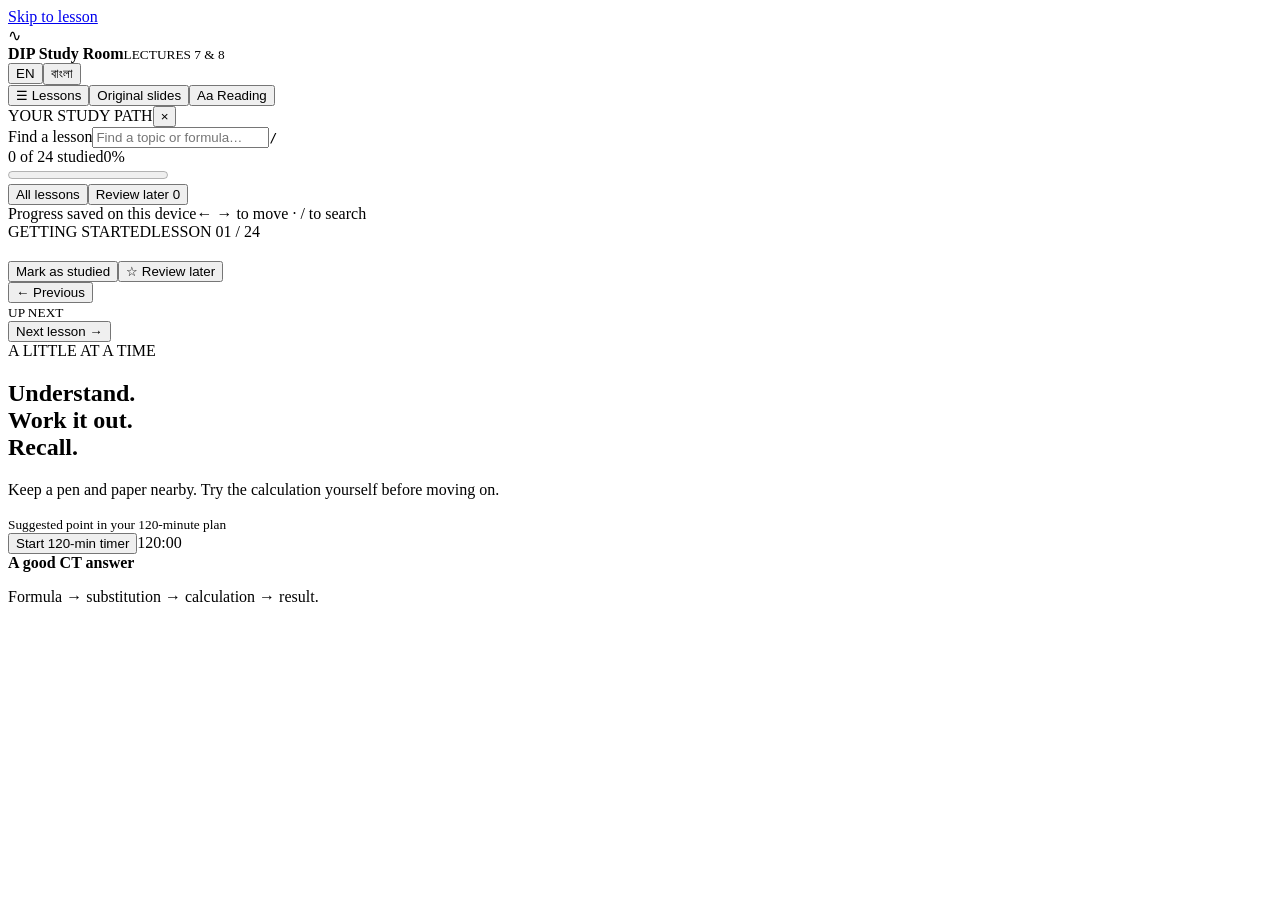
<file: study_shell.html>
<!DOCTYPE html>
<html lang="en" data-theme="paper">
<head>
<meta charset="utf-8">
<meta name="viewport" content="width=device-width, initial-scale=1">
<meta name="theme-color" content="#f6f4ed">
<meta name="description" content="A beginner-friendly two-hour study path for Digital Image Processing: frequency filters, image restoration, worked calculations and a self-test.">
<title>DIP Study Room · Lectures 7 & 8</title>
<style>__CSS__</style>
</head>
<body>
<a class="skip" href="#lesson-title">Skip to lesson</a>
<header class="topbar"><div class="brand"><span class="brand-mark" aria-hidden="true">∿</span><div><strong>DIP <span>Study Room</span></strong><small>LECTURES 7 & 8</small></div></div><div class="language-switch" role="group" aria-label="Language / ভাষা"><button id="language-en" lang="en" aria-pressed="true">EN</button><button id="language-bn" lang="bn" aria-pressed="false">বাংলা</button></div><div class="top-actions"><button id="menu" aria-label="Open lesson navigation" aria-expanded="false" aria-controls="sidebar">☰ <span>Lessons</span></button><button id="reference-open">Original slides</button><button id="settings-open" aria-label="Reading settings" aria-controls="settings" aria-expanded="false">Aa <span>Reading</span></button></div></header>
<div id="shade" hidden></div>
<aside class="sidebar" id="sidebar" aria-label="Study navigation"><div class="sidebar-heading"><span class="eyebrow">YOUR STUDY PATH</span><button id="menu-close" aria-label="Close lesson navigation">×</button></div><label class="search"><span class="sr-only">Find a lesson</span><input id="search" type="search" placeholder="Find a topic or formula…" autocomplete="off"><kbd>/</kbd></label><div class="sidebar-progress"><div><span id="progress-label">0 of 24 studied</span><span id="progress-percent">0%</span></div><progress id="progress" max="24" value="0">0%</progress></div><div class="nav-filters"><button id="all-lessons" aria-pressed="true">All lessons</button><button id="review-filter" aria-pressed="false">Review later <span id="review-count">0</span></button></div><nav id="lesson-nav" aria-label="Lessons"></nav><p id="no-results" hidden>No matching lessons. Try another term.</p><div class="sidebar-footer"><span class="status-dot"></span>Progress saved on this device<span>← → to move · / to search</span></div></aside>
<main id="main"><div class="reading-topline"><span id="chapter-label">GETTING STARTED</span><span id="position">LESSON 01 / 24</span></div><div class="page-layout"><article id="lesson"><div class="lesson-heading"><div id="lesson-meta" class="eyebrow"></div><h1 id="lesson-title" tabindex="-1"></h1><p id="lesson-goal" class="lead"></p></div><div id="lesson-body"></div><div id="source-link"></div><div class="lesson-actions"><button id="complete" aria-pressed="false">Mark as studied</button><button id="review" aria-pressed="false">☆ Review later</button></div><footer class="lesson-footer"><button id="previous">← Previous</button><div><small>UP NEXT</small><span id="next-title"></span></div><button id="next" class="primary">Next lesson →</button></footer></article><aside class="study-aside" aria-label="Study session"><div class="session-card"><span class="eyebrow">A LITTLE AT A TIME</span><h2>Understand.<br>Work it out.<br>Recall.</h2><p>Keep a pen and paper nearby. Try the calculation yourself before moving on.</p><div class="time-block"><span id="time-range"></span><small>Suggested point in your 120-minute plan</small></div><button id="timer-toggle" class="timer-button">Start 120-min timer</button><output id="timer-display" aria-label="Study time remaining">120:00</output><button id="timer-reset" class="text-button" hidden>Reset timer</button></div><div class="mini-note"><strong>A good CT answer</strong><p>Formula → substitution → calculation → result.</p></div></aside></div></main>
<dialog id="settings"><div class="dialog-header"><h2>Make yourself comfortable</h2><button data-close="settings" aria-label="Close reading settings">×</button></div><p>Choose the page colour and text size that feel comfortable to you.</p><fieldset><legend>Page colour</legend><div class="theme-options"><button data-theme-choice="paper">Paper</button><button data-theme-choice="light">Light</button><button data-theme-choice="dark">Dark</button></div></fieldset><fieldset><legend>Text size</legend><div class="theme-options"><button data-size="17">Small</button><button data-size="19">Default</button><button data-size="21">Large</button></div></fieldset><div id="mobile-session"></div><p class="small muted">Short breaks help: look away from the screen briefly between topics.</p></dialog>
<dialog id="references"><div class="dialog-header"><div><span class="eyebrow">YOUR SOURCE MATERIAL</span><h2>Original lecture slides</h2></div><button data-close="references" aria-label="Close original slides">×</button></div><p>Use these to compare diagrams and your lecturer’s notation. The study lessons follow the topics in both PDFs.</p><div class="reference-controls"><label>Lecture<select id="reference-lecture"><option value="7">7 · Frequency filtering (66 pages)</option><option value="8">8 · Image restoration (46 pages)</option></select></label><label>Page<select id="reference-page" aria-label="Original slide page"></select></label><a id="pdf-link" target="_blank" rel="noopener">Open PDF ↗</a></div><figure><img id="reference-image" alt="" width="1120" height="800"><figcaption id="reference-caption"></figcaption></figure><div class="reference-controls"><button id="reference-prev">← Previous page</button><button id="reference-next">Next page →</button></div><details><summary>Technical checks & further reading</summary><p>The lessons use the supplied lecture images. Additional definitions were checked against <a href="https://docs.opencv.org/4.13.0/d8/d01/tutorial_discrete_fourier_transform.html" target="_blank" rel="noopener">OpenCV’s DFT tutorial</a>, <a href="https://docs.scipy.org/doc/scipy/reference/generated/scipy.fft.fftshift.html" target="_blank" rel="noopener">SciPy’s fftshift documentation</a>, and <a href="https://docs.scipy.org/doc/scipy/reference/generated/scipy.ndimage.median_filter.html" target="_blank" rel="noopener">SciPy’s median-filter documentation</a>.</p></details></dialog>
<div class="toast" id="toast" role="status" aria-live="polite"></div>
<noscript><p class="no-js">JavaScript is needed for this study deck. Please enable it to open the lessons.</p></noscript>
<script>const CONTENT = {en:{lessons:__LESSONS__,quiz:__QUIZ__},bn:{lessons:__BN_LESSONS__,quiz:__BN_QUIZ__}}; const BN_UI = __BN_UI__;</script>
<script>__JS__</script>
</body></html>
</file>
